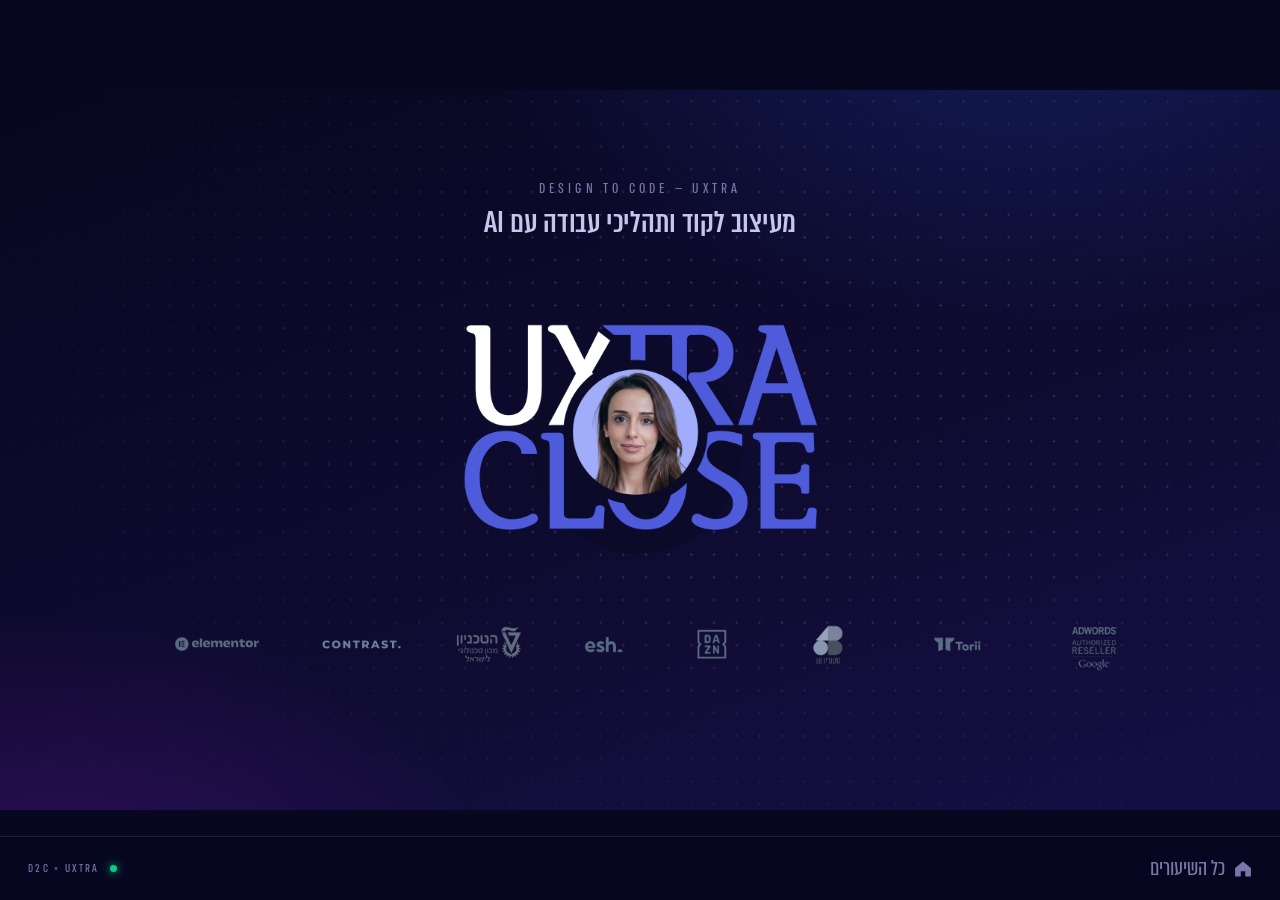
<file: index.html>
<!DOCTYPE html>
<html lang="he" dir="rtl">
<head>
  <meta charset="UTF-8" />
  <meta name="viewport" content="width=device-width, initial-scale=1.0" />
  <title>מעיצוב לקוד — D2C × UXTRA</title>
  <link rel="preconnect" href="https://fonts.googleapis.com" />
  <link rel="preconnect" href="https://fonts.gstatic.com" crossorigin />
  <link href="https://fonts.googleapis.com/css2?family=IBM+Plex+Mono:wght@400;500;600&family=Instrument+Serif:ital@0;1&display=swap" rel="stylesheet" />
  <style>
    /* ── Almoni Tzar (Hebrew condensed display + body) ── */
    @font-face { font-family:'Almoni Tzar'; src:url('fonts/almoni-tzar-light-aaa.otf') format('opentype'); font-weight:300; font-style:normal; }
    @font-face { font-family:'Almoni Tzar'; src:url('fonts/almoni-tzar-regular-aaa.otf') format('opentype'); font-weight:400; font-style:normal; }
    @font-face { font-family:'Almoni Tzar'; src:url('fonts/almoni-tzar-medium-aaa.otf') format('opentype'); font-weight:500; font-style:normal; }
    @font-face { font-family:'Almoni Tzar'; src:url('fonts/almoni-tzar-demibold-aaa.otf') format('opentype'); font-weight:600; font-style:normal; }
    @font-face { font-family:'Almoni Tzar'; src:url('fonts/almoni-tzar-bold-aaa.otf') format('opentype'); font-weight:700; font-style:normal; }
    @font-face { font-family:'Almoni Tzar'; src:url('fonts/almoni-tzar-ultrabold-aaa.otf') format('opentype'); font-weight:900; font-style:normal; }

    /* ── Design tokens (torq-deck-2 visual language) ── */
    :root{
      --bg-0:#080720; --bg-1:#0e0b30; --bg-2:#160f45;
      --blue:#2f5cff; --blue-bright:#4d7bff; --cyan:#8ff5ff;
      --magenta:#ff27a8; --violet:#a618e9; --green:#00d084;
      --ink:#ffffff; --ink-soft:#c8c4ec; --ink-mute:#7b76a8;
      --line:rgba(255,255,255,.10); --dot:rgba(255,255,255,.16);
    }

    *, *::before, *::after { margin:0; padding:0; box-sizing:border-box; }

    html, body {
      background:var(--bg-0);
      color:var(--ink);
      font-family:'Almoni Tzar', sans-serif;
      overflow:hidden; height:100vh; width:100vw;
      -webkit-font-smoothing:antialiased;
    }

    /* ── Slide system (shared 1920×1080 fixed canvas, scaled to fit) ── */
    .slides-container { position:relative; width:100%; height:100%; }
    .slide { position:absolute; inset:0; opacity:0; pointer-events:none; transition:opacity .5s ease; overflow:hidden; }
    .slide.active { opacity:1; pointer-events:auto; }
    .slide-inner {
      position:absolute; width:1920px; height:1080px;
      top:50%; left:50%; transform-origin:center center;
      background:
        radial-gradient(1400px 820px at 80% -12%, rgba(47,92,255,.22), transparent 60%),
        radial-gradient(1100px 720px at 4% 112%, rgba(166,24,233,.20), transparent 60%),
        linear-gradient(160deg, var(--bg-0), var(--bg-1) 55%, var(--bg-2));
    }

    /* dot-grid texture with rounded radial fade */
    .slide-inner::before{
      content:""; position:absolute; inset:0; pointer-events:none;
      background-image:radial-gradient(circle, var(--dot) 1.6px, transparent 1.7px);
      background-size:34px 34px;
      -webkit-mask-image:radial-gradient(76% 80% at 64% 42%, #000 26%, rgba(0,0,0,.5) 58%, transparent 92%);
              mask-image:radial-gradient(76% 80% at 64% 42%, #000 26%, rgba(0,0,0,.5) 58%, transparent 92%);
      opacity:.9;
    }

    /* ═══════ COVER — UXTRA CLOSE wordmark ═══════ */
    /* aspect-locked stage (image AR 1464×814) centered on the canvas;
       the transparent PNG lets the torq gradient + dot-grid show through. */
    .cover-stage{
      position:absolute; top:50%; left:50%; transform:translate(-50%,-50%);
      width:min(1640px, calc((100% - 0px))); aspect-ratio:1464/814;
      z-index:2;
    }
    .cover-art{ width:100%; height:100%; object-fit:contain; display:block; }
    .cover-label{
      position:absolute; top:12%; left:50%; transform:translateX(-50%); z-index:4;
      font-family:'Almoni Tzar', sans-serif; font-size:24px;
      letter-spacing:.24em; text-transform:uppercase; color:var(--ink-mute);
      white-space:nowrap; direction:ltr;
    }
    .cover-sub{
      position:absolute; top:16%; left:50%; transform:translateX(-50%); z-index:4;
      font-family:'Almoni Tzar', sans-serif; font-weight:500; font-size:52px;
      color:var(--ink-soft); white-space:nowrap; text-align:center; line-height:1;
    }

    /* ═══════ HERO (legacy) ═══════ */
    .hero {
      position:absolute; inset:0; z-index:2;
      display:flex; flex-direction:column; justify-content:center;
      padding:0 150px;
    }

    .eyebrow{
      font-family:'Almoni Tzar', sans-serif; font-weight:500;
      font-size:24px; letter-spacing:.28em; text-transform:uppercase;
      color:var(--cyan); display:flex; align-items:center; gap:16px;
      margin-bottom:44px; direction:ltr;
    }
    .eyebrow .bar{ width:54px; height:3px; background:var(--cyan); box-shadow:0 0 16px var(--cyan); }

    .hero-title{
      font-family:'Almoni Tzar', sans-serif; font-weight:900;
      font-size:360px; line-height:.86; letter-spacing:0;
      color:var(--ink);
    }
    .hero-title .accent{
      color:var(--cyan);
      text-shadow:0 0 60px rgba(143,245,255,.45);
    }

    .hero-sub{
      font-family:'Almoni Tzar', sans-serif; font-weight:500;
      font-size:55.2px; line-height:1.32; color:var(--ink-soft);
      max-width:1000px; margin-top:52px;
    }

    /* presenter profiles */
    .profiles{ display:flex; gap:28px; margin-top:88px; }
    .profile{
      display:flex; align-items:center; gap:20px;
      background:rgba(255,255,255,.045);
      border:1px solid var(--line);
      border-radius:22px; padding:16px 30px 16px 16px;
      backdrop-filter:blur(8px);
    }
    .profile__avatar{
      width:86px; height:86px; border-radius:50%; overflow:hidden;
      flex-shrink:0; position:relative;
      box-shadow:0 0 0 2px rgba(143,245,255,.25);
    }
    .profile__avatar img{ position:absolute; display:block; }
    .profile__avatar--daniel img{ width:136.61%; height:136.61%; left:-19.63%; top:-14.76%; }
    .profile__avatar--hani img{ width:112%; height:112%; left:-6%; top:-6%; object-fit:cover; }
    .profile__name{ font-weight:700; font-size:48px; line-height:1.05; color:var(--ink); }
    .profile__role{ font-family:'Almoni Tzar', sans-serif; font-size:15px; letter-spacing:.12em; color:var(--ink-mute); text-transform:uppercase; margin-top:4px; direction:ltr; text-align:right; }

    /* ═══════ Footer chrome / nav ═══════ */
    .nav-bar{
      position:fixed; bottom:0; left:0; right:0; height:64px;
      display:flex; align-items:center; justify-content:center;
      z-index:1000; background:rgba(8,7,32,.72);
      backdrop-filter:blur(12px); border-top:1px solid var(--line);
      font-family:'Almoni Tzar', sans-serif; font-size:13px;
      letter-spacing:.18em; text-transform:uppercase; color:var(--ink-mute);
    }
    .nav-bar .live{ position:absolute; left:28px; display:flex; align-items:center; gap:10px; }
    .nav-bar .dot{ width:7px; height:7px; border-radius:50%; background:var(--green); box-shadow:0 0 10px var(--green); animation:pulse 1.8s infinite; }
    @keyframes pulse{ 0%,100%{opacity:1} 50%{opacity:.3} }
    .nav-home{
      position:absolute; right:28px; display:flex; align-items:center; gap:9px;
      text-decoration:none; color:var(--ink-mute);
      font-family:'Almoni Tzar', sans-serif; font-size:24px; letter-spacing:0;
      text-transform:none; transition:color .2s;
    }
    .nav-home:hover{ color:var(--cyan); }
    .nav-home svg{ width:18px; height:18px; fill:currentColor; }
  </style>
</head>
<body>

<div class="slides-container">
  <div class="slide active" data-slide="0">
    <div class="slide-inner" id="s1-inner">
      <!-- mono eyebrow label -->
      <div class="cover-label">Design&nbsp;to&nbsp;Code — UXTRA</div>
      <div class="cover-sub">מעיצוב לקוד ותהליכי עבודה עם AI</div>
      <!-- UXTRA CLOSE wordmark (aspect-locked so it fills the canvas) -->
      <div class="cover-stage">
        <img class="cover-art" src="assets/uxtra-close.png" alt="UXTRA CLOSE" />
      </div>
    </div>
  </div>
</div>

<!-- Footer chrome -->
<nav class="nav-bar">
  <span class="live"><span class="dot"></span>D2C × UXTRA</span>
  <a href="class-2.html" class="nav-home">
    <svg viewBox="0 0 16 16"><path d="M8 1.4L1 7v7.6h5V10h4v4.6h5V7L8 1.4z"/></svg>
    כל השיעורים
  </a>
</nav>

<script>
  // ── Responsive scaling — design canvas is 1920×1080 ──
  function scaleSlides() {
    const vw = window.innerWidth;
    const vh = window.innerHeight - 64; // minus nav height
    const scale = Math.min(vw / 1920, vh / 1080);
    document.querySelectorAll('.slide-inner').forEach(inner => {
      inner.style.transform = `translate(-50%, -50%) scale(${scale})`;
    });
  }
  scaleSlides();
  window.addEventListener('resize', scaleSlides);
</script>

</body>
</html>
</file>
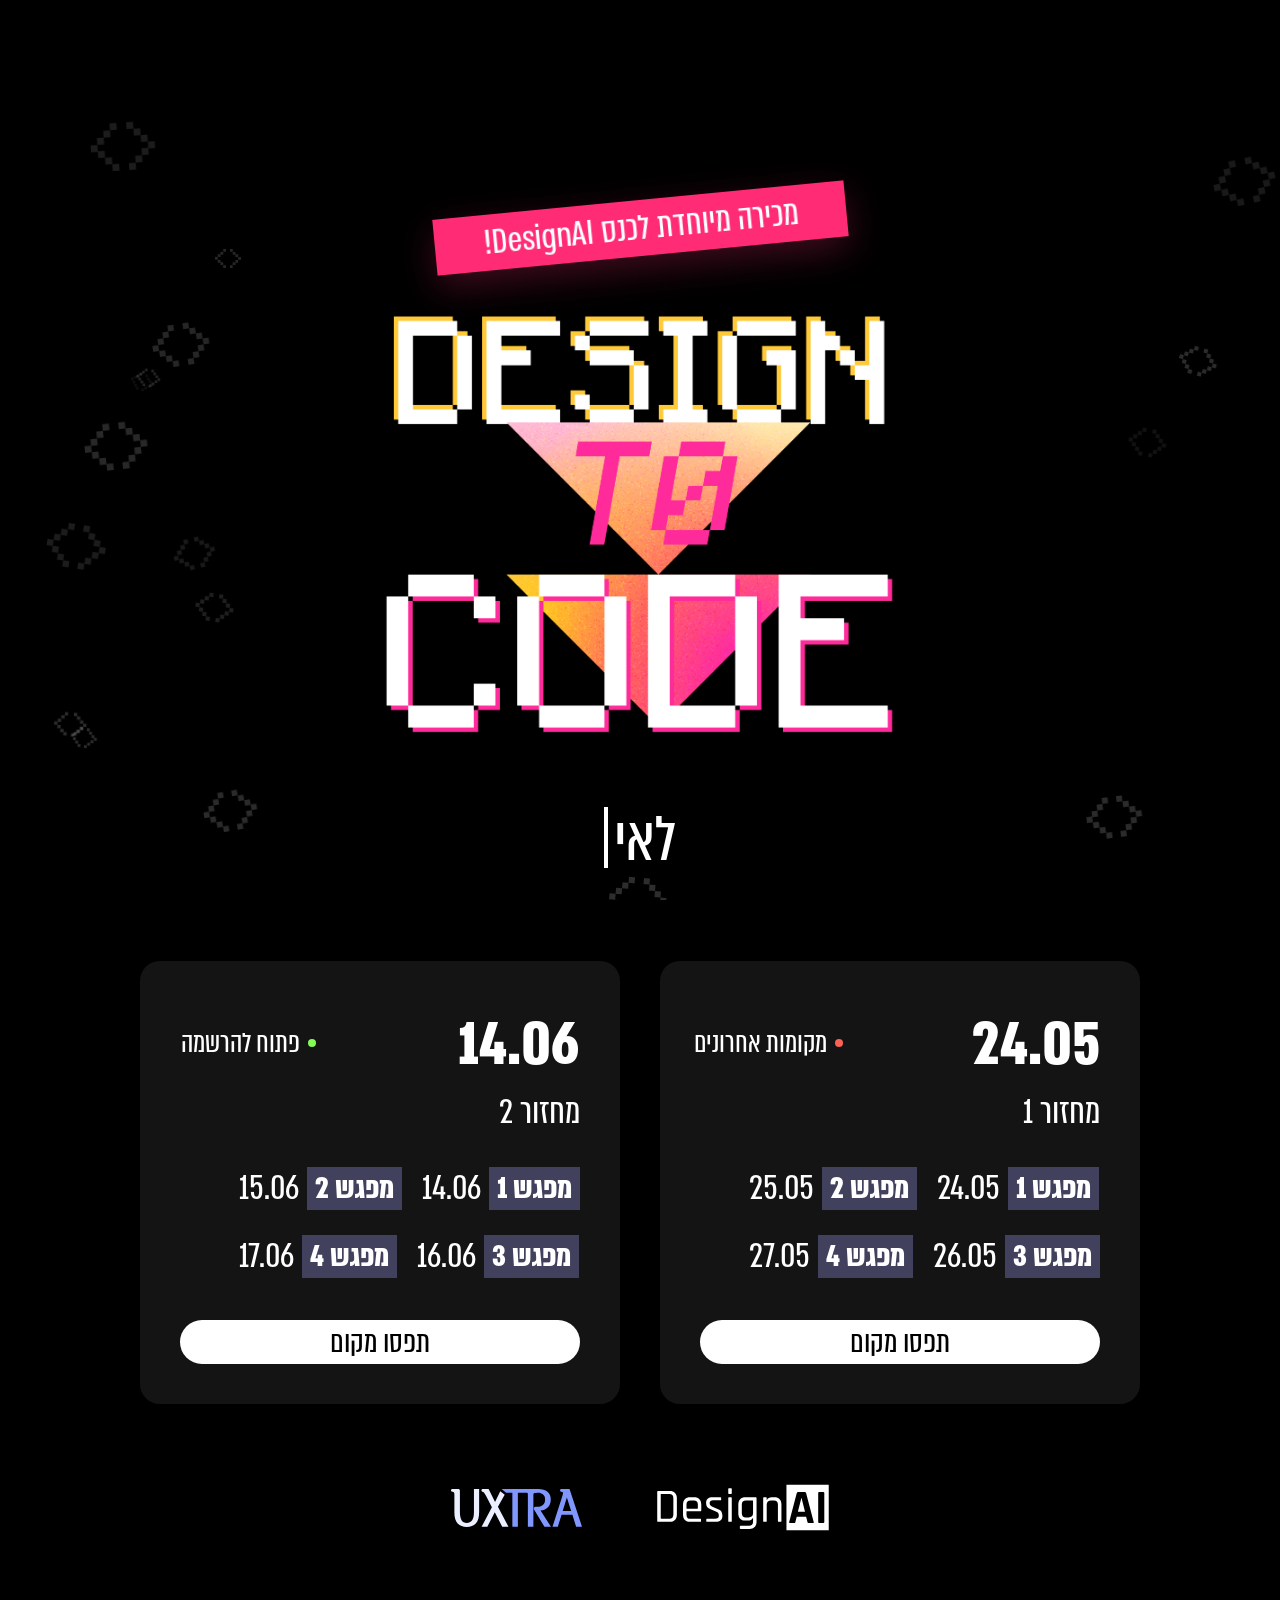
<file: landing-page/index.html>
<!DOCTYPE html>
<html lang="he" dir="rtl">
<head>
  <meta charset="UTF-8" />
  <meta name="viewport" content="width=device-width, initial-scale=1.0" />
  <title>Design to Code — סדנה</title>
  <style>
    /* ── Fonts ── */
    @font-face {
      font-family: 'Minecraft';
      src: url('fonts/1_MinecraftRegular1.otf') format('opentype');
      font-weight: 400;
      font-style: normal;
    }
    @font-face {
      font-family: 'Minecraft';
      src: url('fonts/1_MinecraftRegular1.otf') format('opentype');
      font-weight: 400;
      font-style: italic;
    }
    @font-face {
      font-family: 'Almoni Tzar';
      src: url('fonts/almoni-tzar-regular-aaa.otf') format('opentype');
      font-weight: 400;
      font-style: normal;
    }
    @font-face {
      font-family: 'Almoni Tzar';
      src: url('fonts/almoni-tzar-medium-aaa.otf') format('opentype');
      font-weight: 500;
      font-style: normal;
    }
    @font-face {
      font-family: 'Almoni Tzar';
      src: url('fonts/almoni-tzar-bold-aaa.otf') format('opentype');
      font-weight: 700;
      font-style: normal;
    }

    /* ── Reset ── */
    *, *::before, *::after { margin: 0; padding: 0; box-sizing: border-box; }

    html, body {
      background: #000;
      color: #fff;
      font-family: 'Almoni Tzar', sans-serif;
      min-height: 100vh;
      width: 100%;
      direction: rtl;
      overflow-x: hidden;
    }

    .lp-deco-layer {
      position: absolute;
      inset: 0;
      pointer-events: none;
      z-index: 0;
      overflow: hidden;
    }

    .lp-frame { position: relative; z-index: 1; }

    /* ───────────────────────────────
       DECORATIVE < > SCATTER
    ─────────────────────────────── */
    .lp-deco {
      position: absolute;
      pointer-events: none;
      user-select: none;
      font-family: 'Minecraft', monospace;
      color: #fff;
      line-height: 1;
      letter-spacing: 0.05em;
      will-change: transform, opacity;
      animation: lp-deco-float 8s ease-in-out infinite;
    }

    @keyframes lp-deco-float {
      0%, 100% { transform: translate(0, 0) rotate(var(--deco-rot, 0deg)); }
      50%      { transform: translate(0, -10px) rotate(var(--deco-rot, 0deg)); }
    }

    @media (prefers-reduced-motion: reduce) {
      .lp-deco { animation: none; }
    }

    /* ───────────────────────────────
       STAGGERED FADE-IN
    ─────────────────────────────── */
    .lp-fade {
      opacity: 0;
      transform: translateY(16px);
      animation: lp-fade-in 0.9s cubic-bezier(0.22, 1, 0.36, 1) forwards;
    }

    @keyframes lp-fade-in {
      to { opacity: 1; transform: translateY(0); }
    }

    /* The badge has its own loop animation, so fade it in via opacity only */
    .lp-badge.lp-fade {
      opacity: 0;
      transform: rotate(-5.5deg);
      animation:
        lp-fade-in-badge 0.9s cubic-bezier(0.22, 1, 0.36, 1) forwards,
        lp-badge-wiggle 3.6s ease-in-out 1.4s infinite;
    }

    @keyframes lp-fade-in-badge {
      from { opacity: 0; transform: rotate(-5.5deg) translateY(-12px); }
      to   { opacity: 1; transform: rotate(-5.5deg) translateY(0); }
    }

    @media (prefers-reduced-motion: reduce) {
      .lp-fade,
      .lp-badge.lp-fade { animation: none; opacity: 1; transform: none; }
      .lp-badge.lp-fade { transform: rotate(-5.5deg); }
    }

    /* ── Frame: scaled like Figma 1440 wide ── */
    .lp-frame {
      max-width: 1440px;
      margin: 0 auto;
      padding: 200px 40px;
      display: flex;
      flex-direction: column;
      align-items: center;
      gap: 80px;
    }

    /* ───────────────────────────────
       HERO BLOCK
    ─────────────────────────────── */
    .lp-hero {
      display: flex;
      flex-direction: column;
      align-items: center;
      gap: 24px;
      position: relative;
    }

    /* Sale badge — tilted pink ribbon */
    .lp-badge {
      width: 413px;
      max-width: 90%;
      background: #ff2b75;
      padding: 8px 0;
      display: flex;
      align-items: center;
      justify-content: center;
      margin-bottom: -8px;
      z-index: 4;
      animation: lp-badge-wiggle 3.6s ease-in-out infinite;
      box-shadow: 0 12px 36px rgba(255, 43, 117, 0.25);
    }

    @keyframes lp-badge-wiggle {
      0%   { transform: rotate(-5.5deg) scale(1); }
      45%  { transform: rotate(-4deg) scale(1.04); }
      55%  { transform: rotate(-4deg) scale(1.04); }
      100% { transform: rotate(-5.5deg) scale(1); }
    }

    @media (prefers-reduced-motion: reduce) {
      .lp-badge { animation: none; transform: rotate(-5.5deg); }
    }

    .lp-badge-text {
      font-family: 'Almoni Tzar', sans-serif;
      font-weight: 400;
      font-size: 40px;
      line-height: 1;
      color: #ffffff;
      text-align: center;
      white-space: nowrap;
    }

    .lp-logo {
      display: block;
      width: 567px;
      max-width: 90%;
      height: auto;
    }

    /* "DESIGN" — yellow */
    .lp-design {
      position: absolute;
      left: 9.81px;
      top: 98.64px;
      transform: translateY(-50%);
      font-family: 'Minecraft', monospace;
      font-size: 163.904px;
      font-weight: 400;
      line-height: 1;
      text-transform: uppercase;
      color: #ffc937;
      white-space: nowrap;
    }

    /* Triangle ("Cool Shape" rotated 180°) */
    .lp-triangle {
      position: absolute;
      left: 134.85px;
      top: 166.85px;
      width: 338.342px;
      height: 338.342px;
      transform: rotate(180deg);
    }

    .lp-triangle-mask {
      position: absolute;
      inset: 0;
      -webkit-mask-image: url('assets/triangle-mask-lp.svg');
      mask-image: url('assets/triangle-mask-lp.svg');
      -webkit-mask-repeat: no-repeat;
      mask-repeat: no-repeat;
      -webkit-mask-position: 0 0;
      mask-position: 0 0;
      -webkit-mask-size: 200px 200px;
      mask-size: 200px 200px;
      overflow: hidden;
    }

    .lp-triangle-gradient {
      position: absolute;
      inset: 0;
      background-image: url('assets/triangle-gradient-lp.svg');
      background-size: 100% 100%;
      background-repeat: no-repeat;
    }

    .lp-triangle-noise-1 {
      position: absolute;
      inset: 0 0.58px 0.58px 0;
      background-image: url('assets/noise1.png');
      background-size: 307.2px 307.2px;
      background-position: top left;
      mix-blend-mode: overlay;
      opacity: 0.6 * 0.8;
      opacity: 0.48;
      pointer-events: none;
    }

    .lp-triangle-noise-2 {
      position: absolute;
      inset: 0 0.58px 0.58px 0;
      background-image: url('assets/noise2.png');
      background-size: 409.6px 409.6px;
      background-position: top left;
      mix-blend-mode: overlay;
      opacity: 0.56;
      pointer-events: none;
    }

    /* "CODE" — pink */
    .lp-code {
      position: absolute;
      left: 6.54px;
      top: 267.99px;
      font-family: 'Minecraft', monospace;
      font-size: 242.617px;
      font-weight: 400;
      line-height: 1;
      text-transform: uppercase;
      color: #ff2b9b;
      white-space: nowrap;
    }

    /* "T0" italic */
    .lp-to {
      position: absolute;
      left: 293.01px;
      top: 237.57px;
      transform: translate(-50%, -50%);
      font-family: 'Minecraft', monospace;
      font-style: italic;
      font-size: 163.904px;
      font-weight: 400;
      line-height: 1;
      text-transform: uppercase;
      color: #ff2b9b;
      text-align: center;
      white-space: nowrap;
    }

    /* Subtitle */
    .lp-subtitle {
      width: 100%;
      max-width: 100%;
      font-family: 'Almoni Tzar', sans-serif;
      font-size: 72px;
      font-weight: 400;
      line-height: 1.15;
      color: #ffffff;
      text-align: center;
      min-height: 1.15em;
    }

    .lp-caret {
      display: inline-block;
      width: 0.06em;
      background: #ffffff;
      margin-inline-start: 0.08em;
      vertical-align: -0.12em;
      height: 0.85em;
      animation: lp-caret-blink 0.85s step-end infinite;
    }

    @keyframes lp-caret-blink {
      0%, 50%   { opacity: 1; }
      50.01%, 100% { opacity: 0; }
    }

    @media (prefers-reduced-motion: reduce) {
      .lp-caret { animation: none; opacity: 1; }
    }

    /* ───────────────────────────────
       CARDS
    ─────────────────────────────── */
    .lp-cards {
      display: flex;
      gap: 40px;
      width: 100%;
      padding: 0 100px;
      align-items: stretch;
      direction: ltr; /* Figma source order: open-registration on left */
    }

    .lp-card {
      flex: 1 0 0;
      min-width: 0;
      background: #141414;
      border-radius: 20px;
      padding: 40px;
      display: flex;
      flex-direction: column;
      gap: 40px;
      align-items: flex-end;
    }

    .lp-card-header {
      display: flex;
      gap: 40px;
      width: 100%;
      align-items: flex-start;
      justify-content: flex-end;
    }

    .lp-status {
      width: 136px;
      padding-top: 18px;
      display: flex;
      flex-direction: column;
      align-items: flex-start;
    }

    .lp-status-inner {
      width: 100%;
      padding: 8px;
      display: flex;
      gap: 8px;
      align-items: center;
      justify-content: center;
    }

    .lp-status-text {
      font-family: 'Almoni Tzar', sans-serif;
      font-size: 32px;
      font-weight: 400;
      line-height: 1;
      color: #ffffff;
      text-align: right;
      text-transform: uppercase;
      white-space: nowrap;
    }

    .lp-status-dot {
      width: 8px;
      height: 8px;
      flex-shrink: 0;
      animation: lp-pulse 1.4s ease-in-out infinite;
    }

    @keyframes lp-pulse {
      0%, 100% { opacity: 1; transform: scale(1); }
      50%      { opacity: 0.35; transform: scale(0.7); }
    }

    .lp-status-dot img {
      width: 100%;
      height: 100%;
      display: block;
    }

    .lp-card-date {
      flex: 1 0 0;
      min-width: 0;
      display: flex;
      flex-direction: column;
      gap: 12px;
      align-items: flex-end;
      color: #ffffff;
      text-align: right;
    }

    .lp-card-date-big {
      font-family: 'Almoni Tzar', sans-serif;
      font-weight: 700;
      font-size: 70px;
      line-height: 87px;
      text-transform: uppercase;
      white-space: nowrap;
    }

    .lp-card-date-meet {
      font-family: 'Almoni Tzar', sans-serif;
      font-weight: 400;
      font-size: 40px;
      line-height: 24px;
      white-space: nowrap;
    }

    .lp-meets {
      display: flex;
      flex-direction: column;
      gap: 20px;
      align-items: flex-start;
      justify-content: center;
    }

    .lp-meets-row {
      display: flex;
      gap: 20px;
      align-items: center;
    }

    .lp-meet {
      display: flex;
      gap: 8px;
      align-items: center;
    }

    .lp-meet-date {
      font-family: 'Almoni Tzar', sans-serif;
      font-weight: 400;
      font-size: 40px;
      line-height: 1.2;
      color: #ffffff;
      text-align: right;
      white-space: nowrap;
    }

    .lp-meet-badge {
      background: #41405d;
      padding: 4px 8px;
      display: flex;
      align-items: center;
      justify-content: flex-end;
    }

    .lp-meet-badge-text {
      font-family: 'Almoni Tzar', sans-serif;
      font-weight: 700;
      font-size: 35px;
      line-height: 1;
      color: #ffffff;
      text-align: center;
      text-transform: uppercase;
      white-space: nowrap;
    }

    .lp-cta {
      width: 100%;
      height: 44px;
      background: #ffffff;
      border-radius: 1000px;
      padding: 10px 40px;
      display: flex;
      align-items: center;
      justify-content: center;
      border: none;
      cursor: pointer;
      font-family: 'Almoni Tzar', sans-serif;
      font-weight: 400;
      font-size: 35px;
      line-height: 1;
      color: #000000;
      text-align: center;
      text-decoration: none;
      transform-origin: center;
      transition: transform 0.25s ease, box-shadow 0.25s ease;
    }

    .lp-cta:hover {
      transform: scale(1.06);
      box-shadow: 0 12px 32px rgba(255,255,255,0.18);
    }

    .lp-cta:active {
      transform: scale(1.02);
    }

    /* ───────────────────────────────
       FOOTER LOGOS
    ─────────────────────────────── */
    .lp-footer {
      display: flex;
      flex-direction: column;
      align-items: center;
    }

    .lp-logos {
      display: flex;
      gap: 66.624px;
      align-items: center;
      width: 377.118px;
      direction: ltr; /* UXTRA on left, DesignAI on right */
    }

    .lp-logo-uxtra {
      width: 131.001px;
      height: 37.61px;
    }

    .lp-logo-uxtra img,
    .lp-logo-designai img {
      width: 100%;
      height: 100%;
      display: block;
    }

    .lp-logo-designai {
      width: 179.493px;
      height: 47.029px;
    }

    /* ───────────────────────────────
       RESPONSIVE
    ─────────────────────────────── */
    @media (max-width: 1100px) {
      .lp-cards { padding: 0 40px; }
    }

    @media (max-width: 900px) {
      .lp-frame {
        padding: 80px 20px;
        gap: 60px;
      }
      .lp-cards {
        flex-direction: column;
        padding: 0;
        gap: 20px;
      }
      /* Mobile: מחזור 1 (last spots) on top, מחזור 2 (open) below */
      .lp-cards .lp-card:nth-child(1) { order: 2; }
      .lp-cards .lp-card:nth-child(2) { order: 1; }
      .lp-card { padding: 32px; }
      .lp-subtitle { font-size: 28px; width: 100%; }
      .lp-logo { width: 100%; max-width: 480px; }
      .lp-badge { width: 100%; max-width: 380px; }
      .lp-badge-text { font-size: 32px; }
    }

    @media (max-width: 600px) {
      .lp-frame {
        padding: 56px 16px;
        gap: 40px;
      }
      .lp-hero { gap: 16px; width: 100%; }

      .lp-badge {
        width: 100%;
        max-width: 320px;
        padding: 6px 12px;
      }
      .lp-badge-text { font-size: 22px; }

      .lp-logo { width: 100%; max-width: 360px; }

      .lp-subtitle { font-size: 40px; line-height: 1.15; }

      .lp-card { padding: 20px; gap: 24px; }

      .lp-card-header { gap: 16px; }

      .lp-status { width: auto; padding-top: 8px; }
      .lp-status-inner { padding: 4px 0; gap: 6px; }
      .lp-status-text { font-size: 18px; }
      .lp-status-dot { width: 7px; height: 7px; }

      .lp-card-date { gap: 4px; }
      .lp-card-date-big { font-size: 48px; line-height: 1; }
      .lp-card-date-meet { font-size: 22px; line-height: 1.2; }

      .lp-meets { gap: 12px; align-items: stretch; width: 100%; }
      .lp-meets-row { gap: 12px; justify-content: flex-end; }
      .lp-meet { gap: 6px; }
      .lp-meet-date { font-size: 22px; }
      .lp-meet-badge { padding: 3px 6px; }
      .lp-meet-badge-text { font-size: 18px; }

      .lp-cta { font-size: 22px; height: 40px; padding: 8px 24px; }

      .lp-logos {
        width: auto;
        max-width: 100%;
        gap: 28px;
        justify-content: center;
        align-items: center;
      }
      .lp-logo-uxtra { width: 92px; height: 26px; }
      .lp-logo-designai { width: 126px; height: 33px; }
    }

    @media (max-width: 380px) {
      .lp-card-date-big { font-size: 40px; }
      .lp-meet-date { font-size: 18px; }
      .lp-meet-badge-text { font-size: 15px; }
      .lp-status-text { font-size: 15px; }
      .lp-card-date-meet { font-size: 18px; }
    }
  </style>
</head>
<body>

  <div class="lp-deco-layer" aria-hidden="true"></div>

  <main class="lp-frame">

    <!-- ═══════ HERO ═══════ -->
    <section class="lp-hero">
      <div class="lp-badge lp-fade" style="animation-delay: 0.05s, 1.45s;">
        <span class="lp-badge-text">מכירה מיוחדת לכנס DesignAI!</span>
      </div>

      <img class="lp-logo lp-fade" src="assets/logo-d2c.png" alt="Design to Code" style="animation-delay: 0.25s;" />

      <p class="lp-subtitle lp-fade" style="animation-delay: 0.55s;" data-typewriter="לאיזה מחזור לרשום אותך?">
        <span class="lp-typewriter-text"></span><span class="lp-caret" aria-hidden="true"></span>
      </p>
    </section>

    <!-- ═══════ CARDS ═══════ -->
    <section class="lp-cards">

      <!-- Card 1 — open registration (batch 2) -->
      <article class="lp-card lp-fade" style="animation-delay: 0.85s;">
        <header class="lp-card-header">
          <div class="lp-status">
            <div class="lp-status-inner">
              <span class="lp-status-text">פתוח להרשמה</span>
              <span class="lp-status-dot">
                <img src="assets/ellipse-green.svg" alt="" />
              </span>
            </div>
          </div>
          <div class="lp-card-date">
            <span class="lp-card-date-big">14.06</span>
            <span class="lp-card-date-meet">מחזור 2</span>
          </div>
        </header>

        <div class="lp-meets" data-cohort="2">
          <div class="lp-meets-row">
            <div class="lp-meet">
              <span class="lp-meet-date">15.06</span>
              <span class="lp-meet-badge"><span class="lp-meet-badge-text">מפגש 2</span></span>
            </div>
            <div class="lp-meet">
              <span class="lp-meet-date">14.06</span>
              <span class="lp-meet-badge"><span class="lp-meet-badge-text">מפגש 1</span></span>
            </div>
          </div>
          <div class="lp-meets-row">
            <div class="lp-meet">
              <span class="lp-meet-date">17.06</span>
              <span class="lp-meet-badge"><span class="lp-meet-badge-text">מפגש 4</span></span>
            </div>
            <div class="lp-meet">
              <span class="lp-meet-date">16.06</span>
              <span class="lp-meet-badge"><span class="lp-meet-badge-text">מפגש 3</span></span>
            </div>
          </div>
        </div>

        <a class="lp-cta" href="https://pay.grow.link/OTk1NDI~fea168614ce02c9c6b5e675533438410-MzM4NTIwNw" target="_blank" rel="noopener">תפסו מקום</a>
      </article>

      <!-- Card 2 — last spots (batch 1) -->
      <article class="lp-card lp-fade" style="animation-delay: 1.0s;">
        <header class="lp-card-header">
          <div class="lp-status">
            <div class="lp-status-inner">
              <span class="lp-status-text">מקומות אחרונים</span>
              <span class="lp-status-dot">
                <img src="assets/ellipse-red.svg" alt="" />
              </span>
            </div>
          </div>
          <div class="lp-card-date">
            <span class="lp-card-date-big">24.05</span>
            <span class="lp-card-date-meet">מחזור 1</span>
          </div>
        </header>

        <div class="lp-meets">
          <div class="lp-meets-row">
            <div class="lp-meet">
              <span class="lp-meet-date">25.05</span>
              <span class="lp-meet-badge"><span class="lp-meet-badge-text">מפגש 2</span></span>
            </div>
            <div class="lp-meet">
              <span class="lp-meet-date">24.05</span>
              <span class="lp-meet-badge"><span class="lp-meet-badge-text">מפגש 1</span></span>
            </div>
          </div>
          <div class="lp-meets-row">
            <div class="lp-meet">
              <span class="lp-meet-date">27.05</span>
              <span class="lp-meet-badge"><span class="lp-meet-badge-text">מפגש 4</span></span>
            </div>
            <div class="lp-meet">
              <span class="lp-meet-date">26.05</span>
              <span class="lp-meet-badge"><span class="lp-meet-badge-text">מפגש 3</span></span>
            </div>
          </div>
        </div>

        <a class="lp-cta" href="https://pay.grow.link/OTk1NDI~feb3a4145549afa5d1c91c925de46757-MzM4NTExNQ" target="_blank" rel="noopener">תפסו מקום</a>
      </article>

    </section>

    <!-- ═══════ FOOTER ═══════ -->
    <footer class="lp-footer lp-fade" style="animation-delay: 1.2s;">
      <div class="lp-logos">
        <div class="lp-logo-uxtra">
          <img src="assets/uxtra-logo.svg" alt="UXTRA" />
        </div>
        <div class="lp-logo-designai">
          <img src="assets/design-ai-logo.svg" alt="DesignAI" />
        </div>
      </div>
    </footer>

  </main>

  <script>
    // ── Scatter "< >" decorations across the page background ──
    (function () {
      var layer = document.querySelector('.lp-deco-layer');
      if (!layer) return;

      var pageHeight = Math.max(document.body.scrollHeight, document.documentElement.scrollHeight);
      var pageWidth  = window.innerWidth;
      var isMobile   = pageWidth < 700;
      var count      = isMobile ? 12 : 22;

      // Use a deterministic-feeling but varied PRNG so layout looks "random" but consistent on reload
      function rand(min, max) { return min + Math.random() * (max - min); }

      // Avoid the central column where the hero/cards live
      var safeZoneTop    = 80;
      var safeZoneBottom = pageHeight - 80;

      for (var i = 0; i < count; i++) {
        var el = document.createElement('span');
        el.className = 'lp-deco';
        el.textContent = '<>';

        var size  = rand(20, isMobile ? 44 : 72);
        var rot   = rand(-18, 18);
        var top   = rand(safeZoneTop, safeZoneBottom);

        // Bias toward edges: prefer left/right thirds, smaller chance for center
        var bucket = Math.random();
        var leftPct;
        if (bucket < 0.45)      leftPct = rand(2, 18);   // left edge
        else if (bucket < 0.90) leftPct = rand(82, 96);  // right edge
        else                    leftPct = rand(40, 60);  // center (rare)

        var opacity = rand(0.06, 0.18);
        var delay   = rand(0, 6);

        el.style.fontSize    = size + 'px';
        el.style.top         = top + 'px';
        el.style.left        = leftPct + '%';
        el.style.opacity     = opacity.toFixed(2);
        el.style.setProperty('--deco-rot', rot.toFixed(1) + 'deg');
        el.style.transform   = 'rotate(' + rot.toFixed(1) + 'deg)';
        el.style.animationDelay = delay.toFixed(1) + 's';

        layer.appendChild(el);
      }
    })();

    (function () {
      var el = document.querySelector('[data-typewriter]');
      if (!el) return;
      var target = el.querySelector('.lp-typewriter-text');
      var full = el.dataset.typewriter;
      if (!target || !full) return;

      // Respect reduced motion: just print the text.
      if (matchMedia('(prefers-reduced-motion: reduce)').matches) {
        target.textContent = full;
        return;
      }

      // Match the lp-fade animation-delay (0.55s) + a small lead-in
      var startDelay = 900;
      var perChar = 70;       // ms between characters
      var jitter = 50;        // randomized to feel human
      var i = 0;

      function type() {
        if (i <= full.length) {
          target.textContent = full.slice(0, i);
          i++;
          setTimeout(type, perChar + Math.random() * jitter);
        }
      }
      setTimeout(type, startDelay);
    })();
  </script>

</body>
</html>
</file>
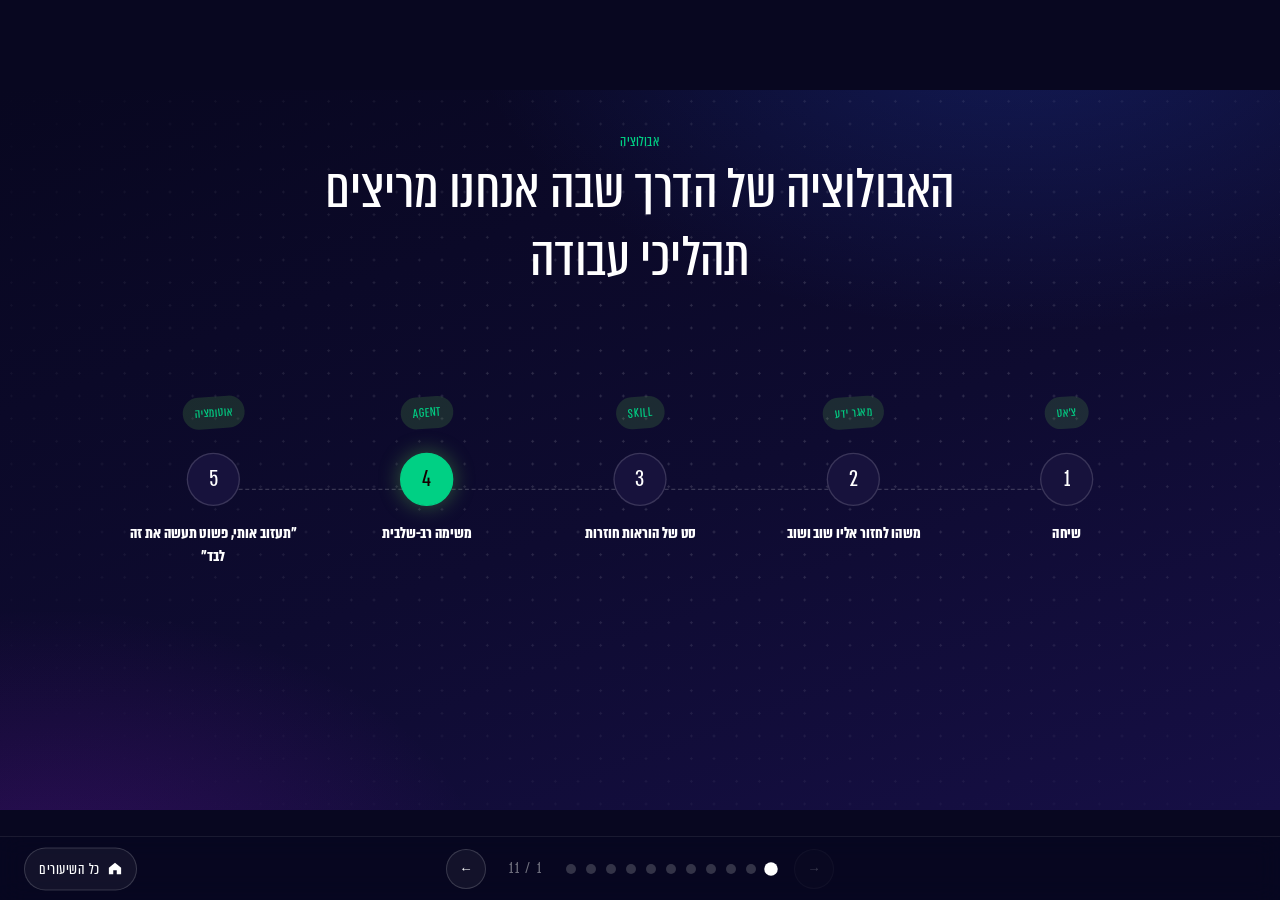
<file: class-4.html>
<!DOCTYPE html>
<html lang="he" dir="rtl">
<head>
  <meta charset="UTF-8" />
  <meta name="viewport" content="width=device-width, initial-scale=1.0" />
  <title>שיעור 04 — Agents</title>
  <link rel="preconnect" href="https://fonts.googleapis.com">
  <link rel="preconnect" href="https://fonts.gstatic.com" crossorigin>
  <link href="https://fonts.googleapis.com/css2?family=IBM+Plex+Mono:wght@400;500;600&family=Instrument+Serif:ital@0;1&display=swap" rel="stylesheet">
  <link rel="stylesheet" href="design-system.css?v=2" />
  <style>
    /* ── Reset ── */
    *, *::before, *::after { margin: 0; padding: 0; box-sizing: border-box; }

    html, body {
      background: var(--color-bg-primary);
      color: var(--color-text-primary);
      font-family: var(--font-body);
      overflow: hidden;
      height: 100vh;
      width: 100vw;
    }

    /* ── Slide system ── */
    .slides-container { position: relative; width: 100%; height: 100%; }

    .slide {
      position: absolute; inset: 0;
      opacity: 0; pointer-events: none;
      transition: opacity var(--transition-slide);
      overflow: hidden;
    }
    .slide.active { opacity: 1; pointer-events: auto; }

    .slide-inner {
      position: absolute; width: 1920px; height: 1080px;
      top: 50%; left: 50%; transform-origin: center center;
    }

    .grid-bg {
      position: absolute; top: -242px; left: 158px;
      width: 1564px; height: 1573px;
      pointer-events: none; opacity: var(--opacity-overlay);
    }
    .grid-bg img { width: 100%; height: 100%; display: block; }

    .slide-label {
      position: absolute; top: 60px; left: 50%;
      transform: translateX(-50%);
      font-family: var(--font-body);
      font-size: var(--text-body-xs);
      letter-spacing: var(--tracking-wide);
      text-transform: uppercase;
      color: var(--color-accent-green);
    }

    .slide-heading {
      position: absolute; top: 100px; left: 50%;
      transform: translateX(-50%); text-align: center;
      max-width: 1500px;
    }

    .slide-heading h2 {
      font-weight: 400;
      font-family: var(--font-display);
      font-size: var(--text-display-md);
      text-transform: uppercase;
      line-height: var(--leading-tight);
      letter-spacing: var(--tracking-tighter);
      text-align: center;
    }

    .slide-heading p {
      font-family: var(--font-body);
      font-size: var(--text-body-md);
      opacity: var(--opacity-overlay);
      margin-top: var(--space-sm);
      line-height: var(--leading-normal);
      text-align: center;
    }

    /* ═══════════════════════════════════════
       SLIDE — Evolution timeline
    ═══════════════════════════════════════ */
    .timeline {
      position: absolute;
      top: 460px;
      left: 50%;
      transform: translateX(-50%);
      width: 1600px;
      display: flex;
      justify-content: space-between;
      align-items: flex-start;
    }

    .timeline::before {
      content: "";
      position: absolute;
      top: 138px;
      left: 8%;
      right: 8%;
      height: 2px;
      border-top: 2px dashed rgba(255,255,255,0.18);
    }

    .timeline-step {
      position: relative;
      flex: 1;
      display: flex;
      flex-direction: column;
      align-items: center;
      text-align: center;
      padding: 0 12px;
    }

    .timeline-tag {
      font-family: var(--font-display);
      font-size: 21.6px;
      letter-spacing: var(--tracking-wide);
      text-transform: uppercase;
      background: rgba(123, 237, 82, 0.14);
      color: var(--color-accent-green);
      padding: 8px 18px;
      border-radius: var(--radius-pill);
      margin-bottom: 36px;
      transform: rotate(-4deg);
    }

    .timeline-dot {
      width: 80px;
      height: 80px;
      border-radius: 50%;
      background: var(--color-bg-card-dark);
      border: 2px solid rgba(255,255,255,0.15);
      display: flex;
      align-items: center;
      justify-content: center;
      font-family: var(--font-display);
      font-size: 38.4px;
      color: var(--color-text-primary);
      margin-bottom: 24px;
    }

    .timeline-step--active .timeline-dot {
      background: var(--color-accent-green);
      color: var(--color-text-on-white);
      border-color: var(--color-accent-green);
      box-shadow: 0 0 32px rgba(123,237,82,0.35);
    }

    .timeline-label {
      font-family: var(--font-body);
      font-size: 26.4px;
      font-weight: 700;
      color: var(--color-text-primary);
      line-height: 1.3;
      max-width: 260px;
    }

    /* ═══════════════════════════════════════
       SLIDE — Center stage statement
    ═══════════════════════════════════════ */
    .center-stage {
      position: absolute;
      inset: 0;
      display: flex;
      flex-direction: column;
      align-items: center;
      justify-content: center;
      text-align: center;
      gap: 32px;
      padding: 0 120px;
    }

    .center-stage h1 {
      font-weight: 400;
      font-family: var(--font-display);
      font-size: var(--text-display-lg);
      text-transform: uppercase;
      letter-spacing: var(--tracking-tightest);
      line-height: var(--leading-tight);
      color: var(--color-text-primary);
      max-width: 1500px;
      text-align: center;
    }

    .center-stage p {
      font-family: var(--font-body);
      font-size: var(--text-body-xl);
      color: var(--color-text-primary);
      opacity: var(--opacity-overlay);
      max-width: 1300px;
      line-height: 1.4;
      text-align: center;
    }

    .pill-row {
      display: flex;
      gap: 24px;
      flex-wrap: wrap;
      justify-content: center;
      margin-top: 16px;
    }

    .pill-tag {
      display: inline-block;
      font-family: var(--font-body);
      font-weight: 700;
      font-size: 31.2px;
      padding: 14px 30px;
      border-radius: var(--radius-pill);
      background: rgba(123, 237, 82, 0.14);
      color: var(--color-accent-green);
      transform: rotate(var(--rot, -4deg));
      box-shadow: 0 4px 14px rgba(0,0,0,0.4);
    }

    .pill-tag--yellow { background: rgba(255,201,55,0.16); color: var(--color-accent-yellow); }
    .pill-tag--pink   { background: rgba(255,43,155,0.18); color: var(--color-accent-pink); }

    /* ═══════════════════════════════════════
       SLIDE — Main task → Sub-agents (project example)
       Two-column layout: agents stack on the left,
       floating "on-demand" resources card on the right.
    ═══════════════════════════════════════ */
    .split-stage {
      position: absolute;
      top: 280px;
      left: 80px;
      right: 80px;
      bottom: 200px;
      display: grid;
      grid-template-columns: 1fr 460px;
      gap: 80px;
      align-items: start;
    }

    .split-agents {
      display: flex;
      flex-direction: column;
      align-items: center;
      gap: 36px;
    }

    .split-main {
      width: 620px;
      background: linear-gradient(135deg, #1c2914 0%, var(--color-bg-card-dark) 70%);
      border: 2px solid var(--color-accent-green);
      border-radius: var(--radius-lg);
      padding: 28px 36px;
      text-align: center;
      box-shadow: 0 0 60px rgba(123,237,82,0.2);
    }

    .split-main__tag {
      display: inline-block;
      font-family: var(--font-display);
      font-size: 16.8px;
      letter-spacing: var(--tracking-wide);
      text-transform: uppercase;
      background: var(--color-accent-green);
      color: var(--color-text-on-white);
      padding: 4px 14px;
      border-radius: var(--radius-pill);
      margin-bottom: 14px;
    }
    .split-main__title {
      font-family: var(--font-display);
      font-size: 40.8px;
      text-transform: uppercase;
      letter-spacing: var(--tracking-tighter);
      color: var(--color-text-primary);
      line-height: 1.1;
    }

    .split-arrows {
      position: relative;
      width: 720px;
      height: 60px;
      pointer-events: none;
    }
    .split-arrows svg { width: 100%; height: 100%; display: block; }

    .split-subs {
      width: 100%;
      display: grid;
      grid-template-columns: 1fr 1fr;
      gap: 28px;
      max-width: 920px;
    }

    .sub-card {
      background: var(--color-bg-card-dark);
      border: 1px solid rgba(255,255,255,0.08);
      border-radius: var(--radius-lg);
      padding: 24px 26px;
      text-align: right;
      display: flex;
      flex-direction: column;
      gap: 10px;
    }

    .sub-card__tag {
      font-family: var(--font-display);
      font-size: 14.4px;
      letter-spacing: var(--tracking-wide);
      text-transform: uppercase;
      color: var(--color-accent-green);
    }

    .sub-card__title {
      font-family: var(--font-body);
      font-size: 28.8px;
      font-weight: 700;
      color: var(--color-text-primary);
      line-height: 1.2;
    }

    .sub-card__desc {
      font-family: var(--font-body);
      font-size: 20.4px;
      color: var(--color-text-primary);
      opacity: 0.65;
      line-height: 1.4;
    }

    .sub-card__skills-label {
      font-family: var(--font-display);
      font-size: 13.2px;
      letter-spacing: var(--tracking-wide);
      text-transform: uppercase;
      color: var(--color-accent-green);
      margin-top: 6px;
    }

    .sub-card__chips {
      list-style: none;
      padding: 0;
      margin: 0;
      display: flex;
      flex-wrap: wrap;
      gap: 8px;
    }
    .sub-card__chips li {
      font-family: var(--font-body);
      font-size: 18px;
      padding: 4px 12px;
      border-radius: var(--radius-pill);
      background: rgba(255,255,255,0.06);
      color: var(--color-text-primary);
      opacity: 0.85;
    }
    .sub-card__chips--skill li {
      font-family: 'Almoni Tzar', sans-serif;
      background: #110d2e;
      color: var(--color-accent-green);
      opacity: 1;
      font-size: 14px;
      padding: 4px 10px;
      border-radius: 5px;
    }

    /* Floating on-demand resources card */
    .resources-floater {
      position: relative;
      background: linear-gradient(135deg, #2a2412 0%, var(--color-bg-card-dark) 70%);
      border: 1px solid rgba(255,201,55,0.4);
      border-radius: var(--radius-lg);
      padding: 28px 32px;
      display: flex;
      flex-direction: column;
      gap: 16px;
      margin-top: 80px;
      box-shadow: 0 12px 50px rgba(0,0,0,0.5), 0 0 60px rgba(255,201,55,0.08);
      animation: floatY 4s ease-in-out infinite;
    }

    @keyframes floatY {
      0%, 100% { transform: translateY(0); }
      50% { transform: translateY(-8px); }
    }

    .resources-floater__badge {
      position: absolute;
      top: -16px;
      left: 24px;
      background: var(--color-accent-yellow);
      color: var(--color-text-on-white);
      font-family: var(--font-display);
      font-size: 19.2px;
      letter-spacing: var(--tracking-wide);
      text-transform: uppercase;
      padding: 8px 18px;
      border-radius: var(--radius-pill);
      transform: rotate(-3deg);
      box-shadow: 0 6px 18px rgba(255,201,55,0.3);
    }

    .resources-floater__tag {
      font-family: var(--font-display);
      font-size: 14.4px;
      letter-spacing: var(--tracking-wide);
      text-transform: uppercase;
      color: var(--color-accent-yellow);
      margin-top: 10px;
    }

    .resources-floater__title {
      font-family: var(--font-body);
      font-size: 33.6px;
      font-weight: 700;
      color: var(--color-text-primary);
      line-height: 1.15;
    }

    .resources-floater__desc {
      font-family: var(--font-body);
      font-size: 20.4px;
      color: var(--color-text-primary);
      opacity: 0.7;
      line-height: 1.4;
    }
    .resources-floater__desc strong {
      color: var(--color-accent-yellow);
      opacity: 1;
      font-weight: 700;
    }

    .resources-floater__list {
      list-style: none;
      padding: 0;
      margin: 4px 0 0;
      display: flex;
      flex-wrap: wrap;
      gap: 8px;
    }
    .resources-floater__list li {
      font-family: var(--font-body);
      font-size: 19.2px;
      padding: 6px 14px;
      border-radius: var(--radius-pill);
      background: rgba(255,201,55,0.14);
      color: var(--color-accent-yellow);
    }

    /* Dashed connector from agents toward resources */
    .resources-connector {
      position: absolute;
      top: 280px;
      bottom: 200px;
      left: 0;
      right: 0;
      pointer-events: none;
      z-index: 0;
    }
    .resources-connector svg { width: 100%; height: 100%; }

    .split-caption {
      position: absolute;
      bottom: 90px;
      left: 50%;
      transform: translateX(-50%);
      width: 1300px;
      text-align: center;
      font-family: var(--font-body);
      font-size: var(--text-body-md);
      color: var(--color-text-primary);
      opacity: var(--opacity-overlay);
      line-height: 1.4;
    }
    .split-caption strong { color: var(--color-accent-green); opacity: 1; font-weight: 700; }

    /* ═══════════════════════════════════════
       SLIDE — Two sub-agents in detail
    ═══════════════════════════════════════ */
    .pair-stage {
      position: absolute;
      top: 320px;
      bottom: 240px;
      left: 50%;
      transform: translateX(-50%);
      width: 1700px;
      display: grid;
      grid-template-columns: 1fr 90px 1fr;
      align-items: stretch;
      gap: 0;
    }

    .agent-card {
      background: var(--color-bg-card-dark);
      border: 1px solid rgba(123, 237, 82, 0.25);
      border-radius: var(--radius-lg);
      padding: 28px 32px;
      display: flex;
      flex-direction: column;
      gap: 16px;
      overflow: hidden;
    }

    .agent-card__header { display: flex; align-items: center; gap: 14px; }

    .agent-card__avatar {
      width: 52px;
      height: 52px;
      border-radius: 12px;
      background: rgba(123, 237, 82, 0.18);
      display: flex;
      align-items: center;
      justify-content: center;
      font-family: var(--font-display);
      font-size: 24px;
      color: var(--color-accent-green);
      flex-shrink: 0;
    }

    .agent-card__id {
      font-family: var(--font-display);
      font-size: 14.4px;
      letter-spacing: var(--tracking-wide);
      text-transform: uppercase;
      color: rgba(255,255,255,0.45);
      line-height: 1;
      margin-bottom: 6px;
      display: block;
    }

    .agent-card__title {
      font-family: var(--font-display);
      font-size: 33.6px;
      text-transform: uppercase;
      letter-spacing: var(--tracking-tighter);
      color: var(--color-text-primary);
      line-height: 1;
    }

    .agent-card__section {
      display: flex;
      flex-direction: column;
      gap: 6px;
    }

    .agent-card__section-label {
      font-family: var(--font-display);
      font-size: 14.4px;
      letter-spacing: var(--tracking-wide);
      text-transform: uppercase;
      color: var(--color-accent-green);
    }

    .agent-card__list {
      list-style: none;
      padding: 0;
      margin: 0;
      display: flex;
      flex-direction: column;
      gap: 6px;
    }

    .agent-card__list li {
      font-family: var(--font-body);
      font-size: 21.6px;
      color: var(--color-text-primary);
      opacity: 0.85;
      padding-right: 20px;
      position: relative;
      line-height: 1.35;
    }
    .agent-card__list li::before {
      content: "◂";
      position: absolute;
      right: 0;
      top: 0;
      color: var(--color-accent-green);
      font-size: 19.2px;
    }

    .agent-card__skill {
      font-family: 'Almoni Tzar', sans-serif;
      font-size: 14px;
      background: #110d2e;
      color: #00d084;
      padding: 3px 9px;
      border-radius: 5px;
      display: inline-block;
    }

    /* connector between the pair */
    .pair-connector {
      position: relative;
      display: flex;
      align-items: center;
      justify-content: center;
    }
    .pair-connector svg { width: 100%; height: 50px; }
    .pair-connector__label {
      position: absolute;
      font-family: var(--font-display);
      font-size: 13.2px;
      letter-spacing: var(--tracking-wide);
      text-transform: uppercase;
      color: rgba(255,255,255,0.5);
      background: var(--color-bg-primary);
      padding: 4px 10px;
    }

    /* Knowledge base bar at bottom */
    .pair-resources {
      position: absolute;
      bottom: 110px;
      left: 50%;
      transform: translateX(-50%);
      width: 1500px;
      background: var(--color-bg-card-dark);
      border: 1px solid rgba(255,201,55,0.3);
      border-radius: var(--radius-lg);
      padding: 20px 30px;
      display: flex;
      align-items: center;
      gap: 24px;
    }
    .pair-resources__label {
      font-family: var(--font-display);
      font-size: 15.6px;
      letter-spacing: var(--tracking-wide);
      text-transform: uppercase;
      color: var(--color-accent-yellow);
      flex-shrink: 0;
    }
    .pair-resources__divider { width: 1px; align-self: stretch; background: rgba(255,255,255,0.12); }
    .pair-resources__chips {
      display: flex;
      flex-wrap: wrap;
      gap: 8px;
      flex: 1;
    }
    .pair-resources__chips span {
      font-family: var(--font-body);
      font-size: 20.4px;
      padding: 5px 14px;
      border-radius: var(--radius-pill);
      background: rgba(255,201,55,0.14);
      color: var(--color-accent-yellow);
    }

    /* ═══════════════════════════════════════
       SLIDE — Levels of agent autonomy
    ═══════════════════════════════════════ */
    .autonomy-bar {
      position: absolute;
      bottom: 90px;
      left: 50%;
      transform: translateX(-50%);
      width: 1640px;
      display: flex;
      align-items: center;
      justify-content: space-between;
      font-family: var(--font-display);
      font-size: 15.6px;
      letter-spacing: var(--tracking-wide);
      text-transform: uppercase;
      color: rgba(255,255,255,0.5);
    }
    .autonomy-bar__line {
      flex: 1;
      height: 2px;
      margin: 0 18px;
      background: linear-gradient(90deg, rgba(255,255,255,0.25), var(--color-accent-green));
    }
    .autonomy-bar__end { color: var(--color-accent-green); }

    .levels-grid {
      position: absolute;
      top: 340px;
      left: 50%;
      transform: translateX(-50%);
      width: 1640px;
      display: grid;
      grid-template-columns: repeat(4, 1fr);
      gap: 24px;
    }

    .level-card {
      position: relative;
      background: var(--color-bg-card-dark);
      border: 1px solid rgba(255,255,255,0.08);
      border-radius: var(--radius-lg);
      padding: 28px 28px 28px 28px;
      min-height: 460px;
      display: flex;
      flex-direction: column;
      gap: 14px;
      transition: transform var(--transition-fast), border-color var(--transition-fast);
    }
    .level-card:hover { transform: translateY(-4px); }

    .level-card__num {
      font-family: var(--font-display);
      font-size: 76.8px;
      line-height: 1;
      color: var(--color-text-primary);
      letter-spacing: var(--tracking-tightest);
    }

    .level-card__tag {
      font-family: var(--font-display);
      font-size: 16.8px;
      letter-spacing: var(--tracking-wide);
      text-transform: uppercase;
      color: var(--color-accent-green);
    }

    .level-card__title {
      font-family: var(--font-body);
      font-size: 31.2px;
      font-weight: 700;
      color: var(--color-text-primary);
      line-height: 1.2;
    }

    .level-card__desc {
      font-family: var(--font-body);
      font-size: 22.8px;
      color: var(--color-text-primary);
      opacity: 0.7;
      line-height: 1.45;
      flex: 1;
    }

    .level-card__bar {
      display: flex;
      gap: 4px;
      margin-top: 6px;
    }
    .level-card__bar i {
      flex: 1;
      height: 6px;
      border-radius: 3px;
      background: rgba(255,255,255,0.08);
    }
    .level-card__bar i.on { background: var(--color-accent-green); }

    .level-card--01 { border-color: rgba(255,255,255,0.12); }
    .level-card--04 {
      border-color: rgba(123,237,82,0.5);
      background: linear-gradient(135deg, #15201d 0%, var(--color-bg-card-dark) 70%);
      box-shadow: 0 0 60px rgba(123,237,82,0.15);
    }
    .level-card--04 .level-card__num { color: var(--color-accent-green); }

    .level-card__demo {
      font-family: 'IBM Plex Mono', monospace;
      font-size: 16px;
      background: #110d2e;
      color: #00d084;
      padding: 8px 12px;
      border-radius: 6px;
      line-height: 1.4;
    }
    .level-card__demo .accent { color: var(--color-accent-yellow); }

    /* ═══════════════════════════════════════
       SLIDE — How to build (4 numbered step cards)
    ═══════════════════════════════════════ */
    .steps-grid {
      position: absolute;
      top: 372px;
      left: 50%;
      transform: translateX(-50%);
      width: 1780px;
      display: grid;
      grid-template-columns: repeat(5, 1fr);
      gap: 20px;
    }

    .step-card {
      position: relative;
      background: var(--color-bg-card-dark);
      border: 1px solid rgba(255,255,255,0.08);
      border-radius: var(--radius-lg);
      padding: 28px;
      min-height: 440px;
      display: flex;
      flex-direction: column;
      gap: 14px;
      transition: transform var(--transition-fast), border-color var(--transition-fast);
    }
    .step-card:hover { transform: translateY(-4px); border-color: rgba(123,237,82,0.35); }

    .step-card__num {
      font-family: var(--font-display);
      font-size: 76.8px;
      line-height: 1;
      color: var(--color-text-primary);
      letter-spacing: var(--tracking-tightest);
    }

    .step-card__tag {
      font-family: var(--font-display);
      font-size: 16.8px;
      letter-spacing: var(--tracking-wide);
      text-transform: uppercase;
      color: var(--color-accent-green);
    }

    .step-card__title {
      font-family: var(--font-body);
      font-size: 31.2px;
      font-weight: 700;
      color: var(--color-text-primary);
      line-height: 1.2;
    }

    .step-card__desc {
      font-family: var(--font-body);
      font-size: 22.8px;
      color: var(--color-text-primary);
      opacity: 0.7;
      line-height: 1.45;
      flex: 1;
    }

    .step-card__desc code {
      font-family: 'IBM Plex Mono', monospace;
      background: #110d2e;
      color: var(--color-accent-green);
      padding: 2px 10px;
      border-radius: 5px;
      font-size: 18px;
    }

    /* ═══════════════════════════════════════
       Reusable message component
    ═══════════════════════════════════════ */
    .message {
      background: var(--color-bg-card-dark);
      border: 1px solid rgba(123, 237, 82, 0.3);
      border-radius: var(--radius-lg);
      padding: 22px 32px;
      display: flex;
      align-items: center;
      gap: 24px;
    }
    .message__title {
      font-family: var(--font-display);
      font-size: 19.2px;
      letter-spacing: var(--tracking-wide);
      text-transform: uppercase;
      color: var(--color-accent-green);
      flex-shrink: 0;
      max-width: 220px;
      line-height: 1.3;
    }
    .message__divider { width: 1px; align-self: stretch; background: rgba(255,255,255,0.12); flex-shrink: 0; }
    .message__body {
      flex: 1;
      font-family: var(--font-body);
      font-size: 24px;
      color: var(--color-text-primary);
      opacity: 0.85;
      line-height: 1.4;
    }
    .message__body strong { color: var(--color-text-primary); opacity: 1; font-weight: 700; }
    .message--yellow { border-color: rgba(255, 201, 55, 0.35); }
    .message--yellow .message__title { color: var(--color-accent-yellow); }

    /* Inline code chip (Fira Code, black) */
    .code {
      font-family: 'IBM Plex Mono', monospace;
      font-weight: 500;
      background: #110d2e;
      color: #00d084;
      padding: 3px 9px;
      border-radius: 5px;
      font-size: 0.92em;
      letter-spacing: 0;
      display: inline-block;
      line-height: 1.4;
    }

    /* ═══════════════════════════════════════
       SLIDE — Conditions of an agent (4 cards)
    ═══════════════════════════════════════ */
    .cond-grid {
      position: absolute;
      top: 340px;
      left: 50%;
      transform: translateX(-50%);
      width: 1640px;
      display: grid;
      grid-template-columns: repeat(4, 1fr);
      gap: 24px;
    }
    .cond-card {
      background: var(--color-bg-card-dark);
      border: 1px solid rgba(255,255,255,0.08);
      border-radius: var(--radius-lg);
      padding: 32px 28px;
      min-height: 420px;
      display: flex;
      flex-direction: column;
      gap: 16px;
      transition: transform var(--transition-fast), border-color var(--transition-fast);
    }
    .cond-card:hover { transform: translateY(-4px); border-color: rgba(123,237,82,0.35); }
    .cond-card__icon {
      font-family: var(--font-display);
      font-size: 36px;
      width: 64px; height: 64px;
      border-radius: 16px;
      background: rgba(123,237,82,0.16);
      color: var(--color-accent-green);
      display: flex; align-items: center; justify-content: center;
    }
    .cond-card__title {
      font-family: var(--font-display);
      font-size: 33.6px;
      text-transform: none;
      letter-spacing: var(--tracking-tight);
      color: var(--color-text-primary);
      line-height: 1.05;
    }

    /* Progressive reveal — one card per click */
    .fragment { opacity: 0; transition: opacity 0.45s ease; }
    .fragment.revealed { opacity: 1; }
    .cond-card__desc {
      font-family: var(--font-body);
      font-size: 25.2px;
      color: var(--color-text-primary);
      opacity: 0.72;
      line-height: 1.45;
      flex: 1;
    }

    /* ═══════════════════════════════════════
       SLIDE — The simple test (fork: Skill / Agent)
    ═══════════════════════════════════════ */
    .fork-question {
      position: absolute;
      top: 120px;
      left: 50%;
      transform: translateX(-50%);
      width: 1300px;
      text-align: center;
      font-family: var(--font-display);
      font-size: 62.4px;
      text-transform: uppercase;
      letter-spacing: var(--tracking-tighter);
      line-height: 1.15;
      color: var(--color-text-primary);
    }
    .fork-question span { color: var(--color-accent-green); }
    .fork-grid {
      position: absolute;
      top: 360px;
      left: 50%;
      transform: translateX(-50%);
      width: 1500px;
      display: grid;
      grid-template-columns: 1fr 1fr;
      gap: 60px;
    }
    .fork-card {
      background: var(--color-bg-card-dark);
      border: 1px solid rgba(255,255,255,0.1);
      border-radius: var(--radius-lg);
      padding: 44px 48px;
      display: flex;
      flex-direction: column;
      gap: 18px;
      min-height: 320px;
    }
    .fork-card--agent {
      border-color: rgba(123,237,82,0.5);
      background: linear-gradient(135deg, #15201d 0%, var(--color-bg-card-dark) 70%);
      box-shadow: 0 0 60px rgba(123,237,82,0.15);
    }
    .fork-card__answer {
      font-family: var(--font-display);
      font-size: 26.4px;
      text-transform: uppercase;
      letter-spacing: var(--tracking-wide);
      color: rgba(255,255,255,0.55);
    }
    .fork-card__verdict {
      font-family: var(--font-display);
      font-size: 86.4px;
      text-transform: uppercase;
      letter-spacing: var(--tracking-tightest);
      line-height: 1;
      color: var(--color-text-primary);
    }
    .fork-card--agent .fork-card__verdict { color: var(--color-accent-green); }
    .fork-card__desc {
      font-family: var(--font-body);
      font-size: 27.6px;
      color: var(--color-text-primary);
      opacity: 0.72;
      line-height: 1.45;
    }

    /* ═══════════════════════════════════════
       SLIDE — The agentic loop (cycle of nodes)
    ═══════════════════════════════════════ */
    .loop-circle {
      position: absolute;
      top: 310px;
      left: 50%;
      transform: translateX(-50%);
      width: 480px;
      height: 480px;
    }
    .loop-circle__ring {
      position: absolute;
      inset: 0;
      width: 100%;
      height: 100%;
      overflow: visible;
    }
    .loop-circle__center {
      position: absolute;
      top: 50%;
      left: 50%;
      transform: translate(-50%, -50%);
      width: 220px;
      text-align: center;
    }
    .loop-circle__center b {
      display: block;
      font-family: var(--font-display);
      font-size: 36px;
      text-transform: uppercase;
      letter-spacing: var(--tracking-tighter);
      line-height: 1.05;
      color: var(--color-accent-green);
    }
    .loop-circle__center span {
      font-family: var(--font-body);
      font-size: 20.4px;
      color: var(--color-text-primary);
      opacity: 0.6;
    }
    .loop-circle__back {
      position: absolute;
      top: 28px;
      left: -6px;
      font-family: var(--font-display);
      font-size: 18px;
      letter-spacing: var(--tracking-wide);
      text-transform: uppercase;
      color: var(--color-accent-yellow);
    }
    .loop-node {
      position: absolute;
      width: 210px;
      transform: translate(-50%, -50%);
      background: var(--color-bg-card-dark);
      border: none;
      border-radius: var(--radius-lg);
      padding: 18px 20px;
      display: flex;
      flex-direction: column;
      align-items: center;
      gap: 8px;
      text-align: center;
    }
    .loop-node--top    { top: 0;    left: 50%; }
    .loop-node--right  { top: 50%;  left: 100%; }
    .loop-node--bottom { top: 100%; left: 50%; }
    .loop-node--left   { top: 50%;  left: 0; }
    .loop-node__num {
      font-family: var(--font-display);
      font-size: 24px;
      width: 46px; height: 46px;
      border-radius: 50%;
      background: var(--color-accent-green);
      color: var(--color-text-on-white);
      display: flex; align-items: center; justify-content: center;
    }
    .loop-node__title {
      font-family: var(--font-display);
      font-size: 28.8px;
      text-transform: uppercase;
      letter-spacing: var(--tracking-tighter);
      color: var(--color-text-primary);
    }
    .loop-node__desc {
      font-family: var(--font-body);
      font-size: 19.2px;
      color: var(--color-text-primary);
      opacity: 0.65;
      line-height: 1.3;
    }
    .loop-message {
      position: absolute;
      bottom: 60px;
      left: 50%;
      transform: translateX(-50%);
      width: 1500px;
    }
    .loop-trigger {
      position: absolute;
      top: -14px;
      left: -440px;
      width: 370px;
      text-align: right;
    }
    .loop-trigger__kicker {
      font-family: var(--font-display);
      font-size: 16.8px;
      letter-spacing: var(--tracking-wide);
      text-transform: uppercase;
      color: var(--color-accent-green);
      margin-bottom: 12px;
    }
    .loop-trigger__pill {
      display: inline-block;
      font-family: var(--font-display);
      font-size: 22.8px;
      letter-spacing: var(--tracking-tighter);
      color: var(--color-text-primary);
      white-space: nowrap;
    }
    .loop-sources {
      position: absolute;
      top: -31px;
      left: 440px;
      display: flex;
      gap: 22px;
    }
    .loop-sources-line {
      position: absolute;
      top: 0px;
      left: 345px;
      width: 100px;
      border-top: 1.5px dashed rgba(255, 255, 255, 0.18);
    }
    .loop-tools {
      position: absolute;
      top: 193px;
      left: 660px;
      display: grid;
      grid-template-columns: auto auto;
      gap: 14px 16px;
    }
    .loop-tool {
      font-family: var(--font-display);
      font-size: 21.6px;
      letter-spacing: var(--tracking-tighter);
      color: var(--color-text-primary);
      background: var(--color-bg-card-dark);
      border-radius: 999px;
      padding: 9px 20px;
      text-align: center;
      white-space: nowrap;
    }
    .loop-tools-line {
      position: absolute;
      top: 240px;
      left: 585px;
      width: 75px;
      border-top: 1.5px dashed rgba(255, 255, 255, 0.18);
    }
    .loop-output {
      position: absolute;
      top: 209px;
      left: -250px;
    }
    .loop-output-line {
      position: absolute;
      top: 240px;
      left: -170px;
      width: 65px;
      border-top: 1.5px dashed rgba(255, 255, 255, 0.18);
    }
    .loop-source {
      width: 92px;
      text-align: center;
    }
    .loop-source img {
      width: 62px;
      height: auto;
      display: block;
      margin: 0 auto 8px;
    }
    .loop-source span {
      display: block;
      font-family: var(--font-body);
      font-size: 18px;
      line-height: 1.2;
      color: var(--color-text-primary);
      opacity: 0.7;
    }

    /* ═══════════════════════════════════════
       SLIDE — Vertical journey (single agent's day)
    ═══════════════════════════════════════ */
    .journey {
      position: absolute;
      top: 300px;
      bottom: 90px;
      left: 50%;
      transform: translateX(-50%);
      width: 1500px;
      display: flex;
      flex-direction: column;
      gap: 14px;
    }
    .journey-step {
      display: flex;
      align-items: center;
      gap: 28px;
      background: var(--color-bg-card-dark);
      border: 1px solid rgba(255,255,255,0.08);
      border-radius: var(--radius-lg);
      padding: 18px 30px;
    }
    .journey-step__num {
      flex-shrink: 0;
      font-family: var(--font-display);
      font-size: 28.8px;
      width: 56px; height: 56px;
      border-radius: 50%;
      background: var(--color-accent-green);
      color: var(--color-text-on-white);
      display: flex; align-items: center; justify-content: center;
    }
    .journey-step__body {
      font-family: var(--font-body);
      font-size: 27.6px;
      color: var(--color-text-primary);
      opacity: 0.9;
      line-height: 1.35;
    }
    .journey-step__body strong { color: var(--color-accent-green); opacity: 1; font-weight: 700; }
    .journey-step--final {
      border-color: rgba(255,201,55,0.4);
      background: linear-gradient(135deg, #2a2412 0%, var(--color-bg-card-dark) 70%);
    }
    .journey-step--final .journey-step__num { background: var(--color-accent-yellow); }
    .journey-tags {
      margin-left: auto;
      flex-shrink: 0;
      display: flex;
      align-items: center;
      gap: 12px;
    }
    .journey-tag {
      font-family: var(--font-display);
      font-size: 18px;
      letter-spacing: var(--tracking-wide);
      text-transform: uppercase;
      white-space: nowrap;
      color: var(--color-text-on-white);
      background: #ff8a3d;
      padding: 6px 16px;
      border-radius: var(--radius-pill);
      transform: rotate(-4deg);
      box-shadow: 0 5px 16px rgba(255,138,61,0.28);
    }
    .journey-tag:nth-child(2) { transform: rotate(3deg); }
    .journey-tag--green {
      background: var(--color-accent-green);
      box-shadow: 0 5px 16px rgba(123,237,82,0.28);
    }

    /* ═══════════════════════════════════════
       SLIDE — Trio of agents (PM / Designer / Review)
    ═══════════════════════════════════════ */
    .trio-stage {
      position: absolute;
      top: 320px;
      left: 50%;
      transform: translateX(-50%);
      width: 1700px;
      display: grid;
      grid-template-columns: 1fr 1fr 1fr;
      gap: 32px;
    }
    .trio-card {
      background: var(--color-bg-card-dark);
      border: 1px solid rgba(123,237,82,0.25);
      border-radius: var(--radius-lg);
      padding: 30px 32px;
      display: flex;
      flex-direction: column;
      gap: 14px;
      min-height: 360px;
    }
    .trio-card__avatar {
      width: 60px; height: 60px;
      border-radius: 14px;
      background: rgba(123,237,82,0.18);
      color: var(--color-accent-green);
      font-family: var(--font-display);
      font-size: 28.8px;
      display: flex; align-items: center; justify-content: center;
    }
    .trio-card__title {
      font-family: var(--font-display);
      font-size: 36px;
      text-transform: uppercase;
      letter-spacing: var(--tracking-tighter);
      color: var(--color-text-primary);
    }
    .trio-card__desc {
      font-family: var(--font-body);
      font-size: 24px;
      color: var(--color-text-primary);
      opacity: 0.72;
      line-height: 1.45;
      flex: 1;
    }
    .trio-talk {
      position: absolute;
      bottom: 120px;
      left: 50%;
      transform: translateX(-50%);
      width: 1500px;
      display: flex;
      justify-content: center;
      gap: 28px;
    }
    .trio-talk__chip {
      font-family: var(--font-body);
      font-size: 24px;
      padding: 12px 26px;
      border-radius: var(--radius-pill);
      background: rgba(255,201,55,0.14);
      color: var(--color-accent-yellow);
      font-weight: 700;
    }

    /* ═══════════════════════════════════════
       SLIDE — Pipeline flow (vertical cascade)
    ═══════════════════════════════════════ */
    .flow-pipe {
      position: absolute;
      top: 250px;
      bottom: 70px;
      left: 50%;
      transform: translateX(-50%);
      width: 1200px;
      display: flex;
      flex-direction: column;
      align-items: stretch;
      gap: 6px;
    }
    .flow-node {
      position: relative;
      display: flex;
      align-items: center;
      gap: 20px;
      background: var(--color-bg-card-dark);
      border: 1px solid rgba(255,255,255,0.1);
      border-radius: var(--radius-md);
      padding: 16px 28px;
      margin-left: var(--indent, 0px);
    }
    .flow-node__tag {
      font-family: var(--font-display);
      font-size: 15.6px;
      letter-spacing: var(--tracking-wide);
      text-transform: uppercase;
      color: var(--color-accent-green);
      flex-shrink: 0;
      min-width: 130px;
    }
    .flow-node__text {
      font-family: var(--font-body);
      font-size: 26.4px;
      color: var(--color-text-primary);
      opacity: 0.9;
    }
    .flow-node--start {
      border-color: rgba(255,255,255,0.25);
      background: var(--color-bg-card-darker, #151515);
    }
    .flow-node--review { border-color: rgba(123,237,82,0.4); }
    .flow-node--handoff {
      border-color: rgba(255,201,55,0.4);
      background: linear-gradient(135deg, #2a2412 0%, var(--color-bg-card-dark) 70%);
    }
    .flow-badge {
      font-family: var(--font-display);
      font-size: 13.2px;
      letter-spacing: var(--tracking-wide);
      text-transform: uppercase;
      padding: 4px 12px;
      border-radius: var(--radius-pill);
      margin-left: auto;
      flex-shrink: 0;
    }
    .flow-badge--new { background: var(--color-accent-pink); color: #fff; }
    .flow-badge--grunt { background: rgba(255,255,255,0.1); color: rgba(255,255,255,0.6); }
    .flow-arrow-v {
      align-self: flex-start;
      margin-left: calc(var(--indent, 0px) + 28px);
      color: var(--color-accent-green);
      opacity: 0.6;
      font-size: 26.4px;
      line-height: 1;
    }
    .flow-loop {
      align-self: flex-start;
      margin-left: calc(var(--indent, 0px) + 28px);
      font-family: var(--font-display);
      font-size: 16.8px;
      letter-spacing: var(--tracking-wide);
      text-transform: uppercase;
      color: var(--color-accent-yellow);
    }

    /* ═══════════════════════════════════════
       SLIDE — Two kinds of value
    ═══════════════════════════════════════ */
    .value-grid {
      position: absolute;
      top: 330px;
      left: 50%;
      transform: translateX(-50%);
      width: 1560px;
      display: grid;
      grid-template-columns: 1fr 1fr;
      gap: 48px;
    }
    .value-card {
      background: var(--color-bg-card-dark);
      border: 1px solid rgba(255,255,255,0.1);
      border-radius: var(--radius-lg);
      padding: 40px 44px;
      display: flex;
      flex-direction: column;
      gap: 18px;
      min-height: 360px;
    }
    .value-card--killer {
      border-color: rgba(255,201,55,0.5);
      background: linear-gradient(135deg, #2a2412 0%, var(--color-bg-card-dark) 70%);
      box-shadow: 0 0 60px rgba(255,201,55,0.12);
    }
    .value-card__kicker {
      font-family: var(--font-display);
      font-size: 19.2px;
      letter-spacing: var(--tracking-wide);
      text-transform: uppercase;
      color: var(--color-accent-green);
    }
    .value-card--killer .value-card__kicker { color: var(--color-accent-yellow); }
    .value-card__title {
      font-family: var(--font-display);
      font-size: 50.4px;
      text-transform: uppercase;
      letter-spacing: var(--tracking-tighter);
      color: var(--color-text-primary);
      line-height: 1.05;
    }
    .value-card__desc {
      font-family: var(--font-body);
      font-size: 27.6px;
      color: var(--color-text-primary);
      opacity: 0.75;
      line-height: 1.45;
      flex: 1;
    }
    .value-card__badge {
      align-self: flex-start;
      font-family: var(--font-display);
      font-size: 16.8px;
      letter-spacing: var(--tracking-wide);
      text-transform: uppercase;
      padding: 6px 16px;
      border-radius: var(--radius-pill);
      background: var(--color-accent-yellow);
      color: var(--color-text-on-white);
    }
    .value-caption {
      position: absolute;
      bottom: 90px;
      left: 50%;
      transform: translateX(-50%);
      width: 1400px;
      text-align: center;
      font-family: var(--font-body);
      font-size: var(--text-body-md);
      color: var(--color-text-primary);
      opacity: var(--opacity-overlay);
      line-height: 1.45;
    }
    .value-caption strong { color: var(--color-accent-yellow); opacity: 1; font-weight: 700; }
    .value-chips {
      display: flex;
      flex-wrap: wrap;
      gap: 10px;
      margin-top: 4px;
    }
    .value-chip {
      font-family: var(--font-body);
      font-size: 18px;
      font-weight: 700;
      padding: 7px 16px;
      border-radius: var(--radius-pill);
      background: rgba(255,201,55,0.1);
      border: 1px solid rgba(255,201,55,0.45);
      color: var(--color-accent-yellow);
    }

    /* ═══════════════════════════════════════
       SLIDE — Context sources (cloud of chips)
    ═══════════════════════════════════════ */
    .context-cloud {
      position: absolute;
      top: 420px;
      left: 50%;
      transform: translateX(-50%);
      width: 1500px;
      display: flex;
      flex-wrap: wrap;
      justify-content: center;
      gap: 22px;
    }
    .context-chip {
      font-family: var(--font-body);
      font-size: 33.6px;
      font-weight: 700;
      padding: 20px 38px;
      border-radius: var(--radius-pill);
      background: var(--color-bg-card-dark);
      border: 1px solid rgba(123,237,82,0.3);
      color: var(--color-text-primary);
    }
    .context-chip--mail {
      border-color: rgba(255,201,55,0.45);
      color: var(--color-accent-yellow);
      background: rgba(255,201,55,0.1);
    }

    /* ═══════════════════════════════════════
       SLIDE — Live demo (terminal)
    ═══════════════════════════════════════ */
    .demo-terminal {
      margin-top: 20px;
      width: 980px;
      background: #110d2e;
      border: 1px solid rgba(0,208,132,0.4);
      border-radius: var(--radius-lg);
      padding: 28px 34px;
      text-align: left;
      font-family: 'IBM Plex Mono', monospace;
      font-size: 24px;
      line-height: 1.8;
      color: #00d084;
      box-shadow: 0 0 70px rgba(0,208,132,0.18);
    }
    .demo-terminal .muted { color: rgba(255,255,255,0.45); }
    .demo-terminal .accent { color: var(--color-accent-yellow); }

    /* ═══════════════════════════════════════
       SLIDE — Three questions before you build
    ═══════════════════════════════════════ */
    .q-grid {
      position: absolute;
      top: 300px;
      left: 50%;
      transform: translateX(-50%);
      width: 1640px;
      display: grid;
      grid-template-columns: repeat(3, 1fr);
      gap: 28px;
    }
    .q-card {
      background: var(--color-bg-card-dark);
      border: 1px solid rgba(255,255,255,0.08);
      border-radius: var(--radius-lg);
      padding: 32px 30px;
      display: flex;
      flex-direction: column;
      gap: 18px;
      min-height: 380px;
    }
    .q-card__num {
      font-family: var(--font-display);
      font-size: 67.2px;
      line-height: 1;
      color: var(--color-accent-green);
      letter-spacing: var(--tracking-tightest);
    }
    .q-card__q {
      font-family: var(--font-body);
      font-size: 30px;
      font-weight: 700;
      color: var(--color-text-primary);
      line-height: 1.3;
      flex: 1;
    }
    .q-card__answer {
      display: flex;
      flex-direction: column;
      gap: 6px;
      font-family: var(--font-body);
      font-size: 22.8px;
      line-height: 1.4;
    }
    .q-card__answer span { color: var(--color-text-primary); opacity: 0.8; }
    .q-card__answer .agent b { color: var(--color-accent-green); }
    .q-card__answer .skill b { color: var(--color-accent-yellow); }
    .q-message {
      position: absolute;
      bottom: 90px;
      left: 50%;
      transform: translateX(-50%);
      width: 1500px;
    }

    /* ── Nav bar ── */
    .nav-home {
      position: absolute; left: 24px; top: 50%; transform: translateY(-50%);
      display: inline-flex; align-items: center; gap: 8px;
      padding: 8px 14px; border-radius: var(--radius-pill);
      border: 1px solid var(--color-border-light);
      background: var(--color-bg-btn); color: var(--color-text-primary);
      font-family: var(--font-body); font-size: var(--text-body-xxs);
      letter-spacing: var(--tracking-wide); text-transform: uppercase;
      text-decoration: none;
      transition: background var(--transition-fast), border-color var(--transition-fast);
    }
    .nav-home:hover { background: var(--color-bg-btn-hover); border-color: rgba(255,255,255,0.35); }
    .nav-home svg { width: 14px; height: 14px; fill: currentColor; }
    .nav-arrow {
      width: var(--nav-btn-size); height: var(--nav-btn-size);
      border-radius: var(--radius-circle);
      border: 1px solid var(--color-border-light);
      background: var(--color-bg-btn); color: var(--color-text-primary);
      display: flex; align-items: center; justify-content: center;
      cursor: pointer;
      transition: background var(--transition-fast), border-color var(--transition-fast);
    }
    .nav-arrow:hover { background: var(--color-bg-btn-hover); border-color: rgba(255,255,255,0.35); }
    .nav-arrow:disabled { opacity: var(--opacity-disabled); cursor: default; }
    .nav-arrow:disabled:hover { background: var(--color-bg-btn); border-color: var(--color-border-light); }
    .nav-dot.active { background: var(--color-text-primary); transform: scale(1.35); }

    /* ═══════════════════════════════════════
       SLIDE — Let's see it in action (copied from the-shift.html)
    ═══════════════════════════════════════ */
    .s13-bg {
      position: absolute;
      inset: 0;
      background: transparent;
    }
    .hero-template {
      position: absolute;
      left: 50%;
      top: 50%;
      transform: translate(-50%, -50%);
      display: flex;
      flex-direction: column;
      align-items: center;
      gap: 40px;
      z-index: 2;
    }
    .hero-template-shape {
      width: 210px;
      height: 210px;
      display: flex;
      align-items: center;
      justify-content: center;
    }
    .hero-template-shape img {
      width: 100%;
      height: 100%;
      object-fit: contain;
      display: block;
    }
    .hero-template-title {
      font-family: 'Almoni Tzar', sans-serif;
      font-weight: 400;
      font-style: normal;
      font-size: 86.4px;
      line-height: 1;
      color: #fff;
      text-align: center;
      white-space: nowrap;
    }
    .hero-template-caption {
      font-family: 'Almoni Tzar', sans-serif;
      font-weight: 400;
      font-size: 31.2px;
      letter-spacing: -0.3px;
      color: #b7b7b7;
      text-align: center;
    }
    .hero-template-steps {
      margin-top: 8px;
      display: flex;
      flex-direction: column;
      gap: 10px;
      list-style: none;
      text-align: center;
    }
    .hero-template-steps li {
      font-family: 'Almoni Tzar', sans-serif;
      font-weight: 400;
      font-size: 31.2px;
      color: #b7b7b7;
      letter-spacing: -0.3px;
      line-height: 1.3;
    }
    .hero-template-steps a {
      color: #7bed52;
      text-decoration: underline;
      text-underline-offset: 4px;
      transition: color 0.2s;
    }
    .hero-template-steps a:hover {
      color: #fff;
    }
  </style>
</head>
<body>

<div class="slides-container">

  <!-- ═══════ SLIDE 1 — Evolution timeline (Agent highlighted) ═══════ -->
  <div class="slide active" data-slide="0">
    <div class="slide-inner">
      <div class="grid-bg"><img src="assets/grid.svg" alt="" /></div>
      <div class="slide-label">אבולוציה</div>
      <div class="slide-heading">
        <h2>האבולוציה של הדרך שבה אנחנו מריצים תהליכי עבודה</h2>
      </div>

      <div class="timeline">
        <div class="timeline-step">
          <span class="timeline-tag">צ'אט</span>
          <div class="timeline-dot">1</div>
          <div class="timeline-label">שיחה</div>
        </div>
        <div class="timeline-step">
          <span class="timeline-tag">מאגר ידע</span>
          <div class="timeline-dot">2</div>
          <div class="timeline-label">משהו לחזור אליו שוב ושוב</div>
        </div>
        <div class="timeline-step">
          <span class="timeline-tag">Skill</span>
          <div class="timeline-dot">3</div>
          <div class="timeline-label">סט של הוראות חוזרות</div>
        </div>
        <div class="timeline-step timeline-step--active">
          <span class="timeline-tag">Agent</span>
          <div class="timeline-dot">4</div>
          <div class="timeline-label">משימה רב-שלבית</div>
        </div>
        <div class="timeline-step">
          <span class="timeline-tag">אוטומציה</span>
          <div class="timeline-dot">5</div>
          <div class="timeline-label">"תעזוב אותי, פשוט תעשה את זה לבד"</div>
        </div>
      </div>
    </div>
  </div>

  <!-- ═══════ SLIDE 2 — What is an agent? ═══════ -->
  <div class="slide" data-slide="1">
    <div class="slide-inner">
      <div class="grid-bg"><img src="assets/grid.svg" alt="" /></div>
      <div class="slide-label">הגדרה</div>

      <div class="center-stage">
        <h1>Agent = משימה שמסיימת את עצמה</h1>
        <p>משימה רב-שלבית שרצה מקצה לקצה — בעזרת ארגז הכלים שלה, ושולפת משאבים כשהיא צריכה אותם.</p>
        <div class="pill-row">
          <span class="pill-tag" style="--rot: -5deg;">יש לו Skills משלו</span>
          <span class="pill-tag pill-tag--yellow" style="--rot: 4deg;">שולף משאבים לפי הצורך</span>
          <span class="pill-tag pill-tag--pink" style="--rot: -3deg;">יודע מתי הוא סיים</span>
        </div>
      </div>
    </div>
  </div>

  <!-- ═══════ SLIDE 3 — The 4 conditions of an agent ═══════ -->
  <div class="slide" data-slide="2">
    <div class="slide-inner">
      <div class="grid-bg"><img src="assets/grid.svg" alt="" /></div>
      <div class="slide-label">מה הופך את זה ל-Agent</div>
      <div class="slide-heading">
        <h2>ארבעה דברים חייבים להתקיים</h2>
        <p>אם אפילו אחד מהם חסר — כנראה שמה שיש לך הוא Skill</p>
      </div>

      <div class="cond-grid">
        <div class="cond-card fragment">
          <div class="cond-card__icon">⏱</div>
          <h3 class="cond-card__title">עצמאות בזמן</h3>
          <p class="cond-card__desc">הוא רץ בכוחות עצמו — לא רק כשאתה נמצא ומדבר איתו.</p>
        </div>
        <div class="cond-card fragment">
          <div class="cond-card__icon">↻</div>
          <h3 class="cond-card__title">לולאה</h3>
          <p class="cond-card__desc">לבדוק, לפעול, לבדוק שוב, לתקן — עד שהתוצאה מספיק טובה.</p>
        </div>
        <div class="cond-card fragment">
          <div class="cond-card__icon">?</div>
          <h3 class="cond-card__title">שיקול דעת</h3>
          <p class="cond-card__desc">הוא צריך לבחור בין כמה אפשרויות — לא ללכת במסלול קבוע אחד.</p>
        </div>
        <div class="cond-card fragment">
          <div class="cond-card__icon">◷</div>
          <h3 class="cond-card__title">הקשר מתמשך</h3>
          <p class="cond-card__desc">הוא זוכר מי הוא ומה התפקיד שלו, לאורך זמן.</p>
        </div>
      </div>
    </div>
  </div>

  <!-- ═══════ SLIDE 4 — The agentic loop ═══════ -->
  <div class="slide" data-slide="3">
    <div class="slide-inner">
      <div class="grid-bg"><img src="assets/grid.svg" alt="" /></div>
      <div class="slide-label">עוד מבחן שעוזר</div>
      <div class="slide-heading">
        <h2>הלולאה האג'נטית</h2>
      </div>

      <div class="loop-circle">
        <!-- STEP 1 — only the trigger -->
        <div class="loop-trigger fragment">
          <div class="loop-trigger__pill">מופעל · מתוזמן · לפי דרישה</div>
        </div>

        <svg class="loop-circle__ring" viewBox="0 0 480 480" preserveAspectRatio="xMidYMid meet">
          <defs>
            <marker id="loopArrow" markerWidth="12" markerHeight="12" refX="7" refY="4" orient="auto" markerUnits="userSpaceOnUse">
              <path d="M0,0 L9,4 L0,8 Z" fill="#7bed52" />
            </marker>
            <marker id="loopArrowY" markerWidth="14" markerHeight="14" refX="8" refY="4.5" orient="auto" markerUnits="userSpaceOnUse">
              <path d="M0,0 L10,4.5 L0,9 Z" fill="#ffc937" />
            </marker>
          </defs>
          <!-- STEP 2 — the empty circle: faint ring + entry arrow + flow arcs -->
          <g class="fragment">
            <circle cx="240" cy="240" r="240" fill="none" stroke="rgba(255,255,255,0.12)" stroke-width="1.5" />
            <!-- Trigger entry → 1 Think -->
            <path d="M -66 0 L 134 0" fill="none" stroke="rgba(255,255,255,0.18)" stroke-width="1.5" stroke-dasharray="6 6" />
            <!-- 1 Think → 2 Act -->
            <path d="M 289.9 5.3 A 240 240 0 0 1 474.7 190.1" fill="none" stroke="#7bed52" stroke-width="2.5" marker-end="url(#loopArrow)" />
            <!-- 2 Act → 3 Look -->
            <path d="M 474.7 289.9 A 240 240 0 0 1 289.9 474.7" fill="none" stroke="#7bed52" stroke-width="2.5" marker-end="url(#loopArrow)" />
            <!-- 3 Look → 4 Decide -->
            <path d="M 190.1 474.7 A 240 240 0 0 1 5.3 289.9" fill="none" stroke="#7bed52" stroke-width="2.5" marker-end="url(#loopArrow)" />
            <!-- 4 Decide → back to 1 (the loop closes) -->
            <path d="M 5.3 190.1 A 240 240 0 0 1 190.1 5.3" fill="none" stroke="#7bed52" stroke-width="3.5" stroke-dasharray="7 7" marker-end="url(#loopArrow)" />
          </g>
        </svg>

        <!-- STEPS 3–6 — each step of the loop -->
        <div class="fragment">
          <div class="loop-node loop-node--top">
            <div class="loop-node__title">חשיבה</div>
            <p class="loop-node__desc">מה צריך לעשות?</p>
          </div>
          <div class="loop-sources-line"></div>
          <div class="loop-sources">
            <div class="loop-source"><img src="assets/folders.svg" alt="" /><span>מידע</span></div>
            <div class="loop-source"><img src="assets/folders.svg" alt="" /><span>מחקר</span></div>
            <div class="loop-source"><img src="assets/folders.svg" alt="" /><span>זיכרון מהעבר</span></div>
          </div>
        </div>
        <div class="fragment">
          <div class="loop-node loop-node--right">
            <div class="loop-node__title">פעולה</div>
            <p class="loop-node__desc">קריאה לכלי.</p>
          </div>
          <div class="loop-tools-line"></div>
          <div class="loop-tools">
            <div class="loop-tool">Figma</div>
            <div class="loop-tool">Notion</div>
            <div class="loop-tool">Mobbin</div>
            <div class="loop-tool">Brevo</div>
          </div>
        </div>
        <div class="loop-node loop-node--bottom fragment">
          <div class="loop-node__title">בדיקה</div>
          <p class="loop-node__desc">מה התוצאה?</p>
        </div>
        <div class="fragment">
          <div class="loop-node loop-node--left">
            <div class="loop-node__title">החלטה</div>
            <p class="loop-node__desc">מספיק, או עוד סבב?</p>
          </div>
          <div class="loop-output-line"></div>
          <div class="loop-output">
            <div class="loop-source"><img src="assets/folders.svg" alt="" /><span>פלט</span></div>
          </div>
        </div>

        <!-- STEP 7 — the loop closes -->
        <div class="fragment">
          <div class="loop-circle__center">
            <b>אדם<br />בתוך הלולאה?</b>
          </div>
        </div>
      </div>
    </div>
  </div>

  <!-- ═══════ SLIDE 5 — When to bring in an agent (two kinds of value) ═══════ -->
  <div class="slide" data-slide="4">
    <div class="slide-inner">
      <div class="grid-bg"><img src="assets/grid.svg" alt="" /></div>
      <div class="slide-label">מתי להכניס Agent</div>
      <div class="slide-heading">
        <h2>שני סוגים של ערך</h2>
      </div>

      <div class="fragment">
        <div class="value-grid">
          <div class="value-card">
            <span class="value-card__kicker">ערך 1</span>
            <h3 class="value-card__title">ביצוע</h3>
            <p class="value-card__desc">לעשות מהר יותר את הדברים שאנחנו כבר עושים ידנית — לעצב, לכתוב משימות, להריץ ביקורות.</p>
          </div>
          <div class="value-card value-card--killer">
            <span class="value-card__kicker">ערך 2 · האלוף</span>
            <h3 class="value-card__title">הקשר</h3>
            <p class="value-card__desc">לראות ולחבר את מה שאף אחד לא עושה ידנית — כי זה בלתי אפשרי בקנה מידה אנושי.</p>
            <div class="value-chips fragment">
              <span class="value-chip">מאגרי ידע ארגוניים</span>
              <span class="value-chip">Confluence</span>
              <span class="value-chip">ראיונות משתמשים</span>
              <span class="value-chip">סיכומי פגישות</span>
              <span class="value-chip">תמלולי הקלטות</span>
              <span class="value-chip">תקצירי תובנות מ-Slack</span>
              <span class="value-chip value-chip--mail">אימייל — סורק תגובות ו-threads רלוונטיים</span>
            </div>
          </div>
        </div>

        <div class="value-caption">
          אף מנהל מוצר לא יושב לתמלל <strong>40 threads ב-Slack, 12 ראיונות משתמשים ו-8 פגישות</strong> כדי לחלץ תובנה אחת. ה-AI כן.
        </div>
      </div>
    </div>
  </div>

  <!-- ═══════ SLIDE 6 — The simple test (Skill vs Agent fork) ═══════ -->
  <div class="slide" data-slide="5">
    <div class="slide-inner">
      <div class="grid-bg"><img src="assets/grid.svg" alt="" /></div>
      <div class="slide-label">מבחן פשוט שאני אוהבת</div>

      <div class="fork-question">
        אפשר לכתוב את ההוראות<br />המדויקות <span>מראש?</span>
      </div>

      <div class="fork-grid">
        <div class="fork-card">
          <span class="fork-card__answer">אם כן ←</span>
          <div class="fork-card__verdict">Skill</div>
          <p class="fork-card__desc">השלבים ידועים מראש. אפשר לפרט את כל התהליך פעם אחת ולעשות בו שימוש חוזר.</p>
        </div>
        <div class="fork-card fork-card--agent">
          <span class="fork-card__answer">אם לא ←</span>
          <div class="fork-card__verdict">Agent</div>
          <p class="fork-card__desc">זה תלוי במצב, בהקשר, במידע משתנה — ולכן הוא צריך מרחב כדי להחליט.</p>
        </div>
      </div>
    </div>
  </div>

  <!-- ═══════ SLIDE 7 — Single agent use case: the Designer ═══════ -->
  <div class="slide" data-slide="6">
    <div class="slide-inner">
      <div class="grid-bg"><img src="assets/grid.svg" alt="" /></div>
      <div class="slide-label">Use case · Agent יחיד</div>
      <div class="slide-heading">
        <h2>ה-Agent המעצב</h2>
      </div>

      <div class="journey">
        <div class="journey-step fragment">
          <div class="journey-step__num">1</div>
          <div class="journey-step__body">פעם ביום הוא בודק אם יש <strong>משימות חדשות ב-Notion</strong>.</div>
          <div class="journey-tags">
            <span class="journey-tag">שגרה</span>
            <span class="journey-tag">Trigger</span>
            <span class="journey-tag">סריקת זיכרון</span>
            <span class="journey-tag journey-tag--green">אדם?</span>
          </div>
        </div>
        <div class="journey-step fragment">
          <div class="journey-step__num">2</div>
          <div class="journey-step__body">סורק את מאגרי הידע של <strong>הפרסונה והמחקר</strong> וכותב מה שהוא מבין.</div>
          <div class="journey-tags">
            <span class="journey-tag">מאגר ידע</span>
          </div>
        </div>
        <div class="journey-step fragment">
          <div class="journey-step__num">3</div>
          <div class="journey-step__body">שולף השראה מ-<strong>Mobbin</strong> — דרך ה-skill <span class="code" dir="ltr">/benchmark</span> + MCP — עד שהוא מוצא כיוון שהוא מאמין שהוא חזק.</div>
          <div class="journey-tags">
            <span class="journey-tag">Skill</span>
            <span class="journey-tag">MCP</span>
          </div>
        </div>
        <div class="journey-step fragment">
          <div class="journey-step__num">4</div>
          <div class="journey-step__body">מעצב <strong>2 וריאציות</strong> של הכיוון הזה ב-Figma.</div>
          <div class="journey-tags">
            <span class="journey-tag">כלי</span>
          </div>
        </div>
        <div class="journey-step fragment">
          <div class="journey-step__num">5</div>
          <div class="journey-step__body">שולח אותן ל-<strong>Design Review</strong>, שנותן להן ציון ומצביע על הכיוון הנכון.</div>
          <div class="journey-tags">
            <span class="journey-tag">Agent</span>
            <span class="journey-tag journey-tag--green">אדם?</span>
          </div>
        </div>
        <div class="journey-step journey-step--final fragment">
          <div class="journey-step__num">★</div>
          <div class="journey-step__body">האדם מקבל את <strong>הדוח המלא</strong> כתגובה על המשימה ב-Notion — הנקודה של המעצב, וגם הנקודה של המבקר עליה.</div>
          <div class="journey-tags">
            <span class="journey-tag">החלטה</span>
          </div>
        </div>
      </div>
    </div>
  </div>

  <!-- ═══════ SLIDE — Let's see it in action (copied from the-shift.html) ═══════ -->
  <div class="slide" data-slide="6a">
    <div class="slide-inner">
      <div class="s13-bg"></div>
      <div class="hero-template">
        <div class="hero-template-shape">
          <img src="assets/logo-action.png" alt="" />
        </div>
        <div class="hero-template-title">בואו נראה את זה בפעולה</div>
        <div class="hero-template-caption">ה-Agent המעצב</div>
      </div>
    </div>
  </div>

  <!-- ═══════ SLIDE — Levels of agent autonomy ═══════ -->
  <div class="slide" data-slide="6b">
    <div class="slide-inner">
      <div class="grid-bg"><img src="assets/grid.svg" alt="" /></div>
      <div class="slide-label">אוטונומיה</div>
      <div class="slide-heading">
        <h2>אוטונומיית Agent</h2>
        <p>התחילו מהקצוות — מחקר וביקורת — לפני שאתם מוסרים את הליבה</p>
      </div>

      <div class="levels-grid">

        <div class="level-card level-card--01">
          <div class="level-card__num">01</div>
          <span class="level-card__tag">ידני</span>
          <h3 class="level-card__title">אתה מבקש, ה-Agent עושה</h3>
          <p class="level-card__desc">אתה נשאר בצ'אט. כל שלב הוא בקשה — ה-Agent פשוט מבצע את מה שאתה אומר לו, צעד אחד בכל פעם.</p>
          <div class="level-card__bar">
            <i class="on"></i><i></i><i></i><i></i>
          </div>
        </div>

        <div class="level-card level-card--02">
          <div class="level-card__num">02</div>
          <span class="level-card__tag">מחובר</span>
          <h3 class="level-card__title">אתה מבקש — בין הכלים</h3>
          <p class="level-card__desc">אותו flow, אבל עכשיו ה-Agent יכול להיכנס לאפליקציות אחרות (Figma, Slack, Notion, GitHub…) ולפעול שם בשמך.</p>
          <div class="level-card__bar">
            <i class="on"></i><i class="on"></i><i></i><i></i>
          </div>
        </div>

        <div class="level-card level-card--03">
          <div class="level-card__num">03</div>
          <span class="level-card__tag">מתוזמן</span>
          <h3 class="level-card__title">אתה מגדיר שגרה</h3>
          <p class="level-card__desc">אתה מגדיר מתי ה-Agent ירוץ — כל יום שני, אחרי כל PR, ב-9 בבוקר — והוא עובד לבד בקצב הזה.</p>
          <div class="level-card__bar">
            <i class="on"></i><i class="on"></i><i class="on"></i><i></i>
          </div>
        </div>

        <div class="level-card level-card--04">
          <div class="level-card__num">04</div>
          <span class="level-card__tag">אוטונומי</span>
          <h3 class="level-card__title">הוא מחליט בעצמו</h3>
          <p class="level-card__desc">ה-Agent עוקב אחר תנאים ופועל כשהם מתקיימים — בלי תזמון, בלי צ'אט, בלי דחיפה.</p>
          <div class="level-card__demo" dir="ltr">if <span class="accent">X</span> → then <span class="accent">Y</span></div>
          <div class="level-card__bar">
            <i class="on"></i><i class="on"></i><i class="on"></i><i class="on"></i>
          </div>
        </div>

      </div>

      <div class="autonomy-bar">
        <span>ידיים על ההגה</span>
        <span class="autonomy-bar__line"></span>
        <span class="autonomy-bar__end">ידיים מההגה</span>
      </div>
    </div>
  </div>

  <!-- ═══════ SLIDE 8 — How to build an agent (4 critical params) ═══════ -->
  <div class="slide" data-slide="7">
    <div class="slide-inner">
      <div class="grid-bg"><img src="assets/grid.svg" alt="" /></div>
      <div class="slide-label">בנייה</div>
      <div class="slide-heading">
        <h2>הפרמטרים שכל Agent צריך</h2>
        <p>חמישה דברים שאתם אומרים ל-Claude כשאתם מגדירים אותו</p>
      </div>

      <div class="steps-grid">
        <div class="step-card fragment">
          <div class="step-card__num">1</div>
          <span class="step-card__tag">ידע</span>
          <h3 class="step-card__title">מה הוא צריך לדעת</h3>
          <p class="step-card__desc">הגדירו את תחום המומחיות של ה-Agent ואת הניסיון שהוא נשען עליו — מה נחשב כאן לתשובה ה"נכונה".</p>
        </div>

        <div class="step-card fragment">
          <div class="step-card__num">2</div>
          <span class="step-card__tag">פעולה</span>
          <h3 class="step-card__title">מה הוא צריך לעשות</h3>
          <p class="step-card__desc">פרטו את התהליך שלב אחרי שלב — השיטה, הכלים (skills) וסדר הפעולות.</p>
        </div>

        <div class="step-card fragment">
          <div class="step-card__num">3</div>
          <span class="step-card__tag">קצב</span>
          <h3 class="step-card__title">מתי ובאיזה קצב</h3>
          <p class="step-card__desc">קבעו את הקצב — פעם בשבוע, על Trigger, או always-on — וכמה אגרסיבי לדחוף לכיוון הסיום.</p>
        </div>

        <div class="step-card fragment">
          <div class="step-card__num">4</div>
          <span class="step-card__tag">החלטות</span>
          <h3 class="step-card__title">איך להגיב לכל מקרה</h3>
          <p class="step-card__desc">הגדירו את מקרי הקצה מראש: <span class="code" dir="ltr">if X, then Y</span>.</p>
        </div>

        <div class="step-card fragment">
          <div class="step-card__num">5</div>
          <span class="step-card__tag">זיכרון</span>
          <h3 class="step-card__title">ללמוד מטעויות</h3>
          <p class="step-card__desc">כשהוא טועה במשהו, תפסו את הלקח וכתבו אותו לזיכרון — כך שהריצה הבאה מתחילה חכמה יותר.</p>
        </div>
      </div>
    </div>
  </div>

  <!-- ═══════ SLIDE — Don't panic. Build ═══════ -->
  <div class="slide" data-slide="8">
    <div class="slide-inner">
      <div class="s13-bg"></div>
      <div class="hero-template">
        <div class="hero-template-shape">
          <img src="assets/logo-action.png" alt="" />
        </div>
        <div class="hero-template-title" dir="ltr">Don't panic.build</div>
      </div>
    </div>
  </div>

</div>

<!-- Navigation -->
<nav class="nav-bar">
  <a href="class-2.html" class="nav-home">
    <svg viewBox="0 0 16 16"><path d="M8 1.4L1 7v7.6h5V10h4v4.6h5V7L8 1.4z"/></svg>
    כל השיעורים
  </a>
  <button class="nav-arrow" id="prev-btn" disabled>&#8594;</button>
  <div class="nav-dots" id="nav-dots"></div>
  <span class="nav-counter" id="nav-counter">1 / 11</span>
  <button class="nav-arrow" id="next-btn">&#8592;</button>
</nav>

<script>
  function scaleSlides() {
    const vw = window.innerWidth;
    const vh = window.innerHeight - 64;
    const scale = Math.min(vw / 1920, vh / 1080);
    document.querySelectorAll('.slide-inner').forEach(inner => {
      inner.style.transform = `translate(-50%, -50%) scale(${scale})`;
    });
  }
  scaleSlides();
  window.addEventListener('resize', scaleSlides);

  const slides = document.querySelectorAll('.slide');
  const totalSlides = slides.length;
  let currentSlide = 0;
  const prevBtn = document.getElementById('prev-btn');
  const nextBtn = document.getElementById('next-btn');
  const dotsContainer = document.getElementById('nav-dots');
  const counter = document.getElementById('nav-counter');

  for (let i = 0; i < totalSlides; i++) {
    const dot = document.createElement('div');
    dot.className = 'nav-dot' + (i === 0 ? ' active' : '');
    dot.addEventListener('click', () => goToSlide(i));
    dotsContainer.appendChild(dot);
  }

  function fragmentsIn(i) {
    return slides[i].querySelectorAll('.fragment');
  }

  // Set up a slide's fragments when we land on it.
  // forward / direct → reveal only the first; backward → reveal all.
  function resetFragments(i, mode) {
    const frags = fragmentsIn(i);
    if (!frags.length) return;
    if (mode === 'backward') {
      frags.forEach(f => f.classList.add('revealed'));
    } else {
      frags.forEach(f => f.classList.remove('revealed'));
      frags[0].classList.add('revealed');
    }
  }

  function goToSlide(index, mode = 'forward') {
    if (index < 0 || index >= totalSlides) return;
    slides[currentSlide].classList.remove('active');
    currentSlide = index;
    slides[currentSlide].classList.add('active');
    resetFragments(currentSlide, mode);
    updateNav();
  }

  // Reveal the next hidden card before advancing the slide.
  function next() {
    const hidden = [...fragmentsIn(currentSlide)].find(f => !f.classList.contains('revealed'));
    if (hidden) { hidden.classList.add('revealed'); return; }
    goToSlide(currentSlide + 1, 'forward');
  }

  // Hide the last revealed card before going back a slide.
  function prev() {
    const revealed = [...fragmentsIn(currentSlide)].filter(f => f.classList.contains('revealed'));
    if (revealed.length > 1) { revealed[revealed.length - 1].classList.remove('revealed'); return; }
    goToSlide(currentSlide - 1, 'backward');
  }

  function updateNav() {
    document.querySelectorAll('.nav-dot').forEach((dot, i) => {
      dot.classList.toggle('active', i === currentSlide);
    });
    counter.textContent = `${currentSlide + 1} / ${totalSlides}`;
    prevBtn.disabled = currentSlide === 0;
    nextBtn.disabled = currentSlide === totalSlides - 1;
  }

  prevBtn.addEventListener('click', prev);
  nextBtn.addEventListener('click', next);
  document.addEventListener('keydown', (e) => {
    if (e.key === 'ArrowLeft' || e.key === 'ArrowDown') next();
    else if (e.key === 'ArrowRight' || e.key === 'ArrowUp') prev();
  });

  // Initialise fragments on the starting slide.
  resetFragments(currentSlide, 'forward');
</script>

</body>
</html>
</file>
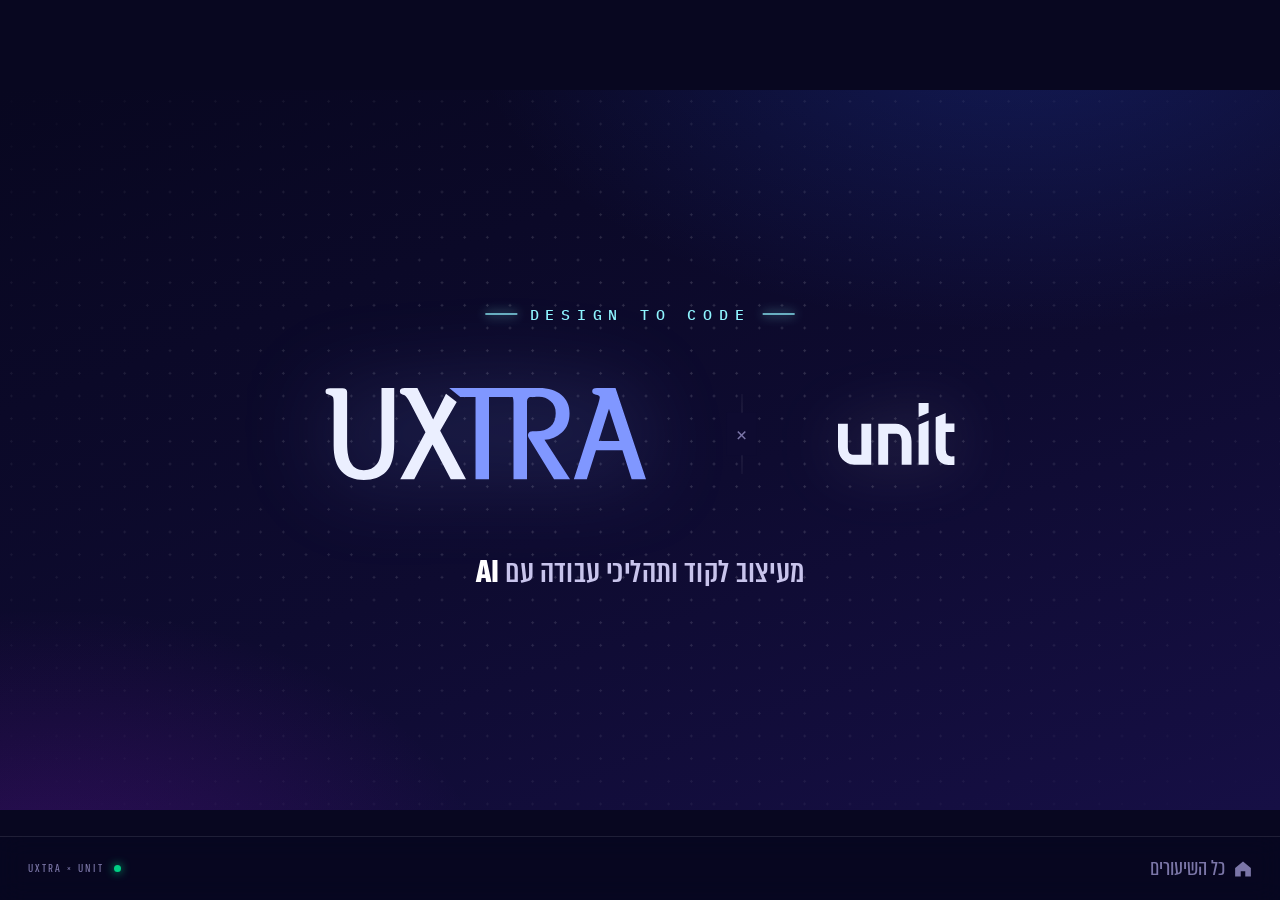
<file: cover.html>
<!DOCTYPE html>
<html lang="he" dir="rtl">
<head>
  <meta charset="UTF-8" />
  <meta name="viewport" content="width=device-width, initial-scale=1.0" />
  <title>מעיצוב לקוד — UXTRA × Unit</title>
  <link rel="preconnect" href="https://fonts.googleapis.com" />
  <link rel="preconnect" href="https://fonts.gstatic.com" crossorigin />
  <link href="https://fonts.googleapis.com/css2?family=IBM+Plex+Mono:wght@400;500;600&family=Instrument+Serif:ital@0;1&display=swap" rel="stylesheet" />
  <style>
    /* ── Almoni Tzar (Hebrew condensed display + body) ── */
    @font-face { font-family:'Almoni Tzar'; src:url('fonts/almoni-tzar-light-aaa.otf') format('opentype'); font-weight:300; font-style:normal; }
    @font-face { font-family:'Almoni Tzar'; src:url('fonts/almoni-tzar-regular-aaa.otf') format('opentype'); font-weight:400; font-style:normal; }
    @font-face { font-family:'Almoni Tzar'; src:url('fonts/almoni-tzar-medium-aaa.otf') format('opentype'); font-weight:500; font-style:normal; }
    @font-face { font-family:'Almoni Tzar'; src:url('fonts/almoni-tzar-demibold-aaa.otf') format('opentype'); font-weight:600; font-style:normal; }
    @font-face { font-family:'Almoni Tzar'; src:url('fonts/almoni-tzar-bold-aaa.otf') format('opentype'); font-weight:700; font-style:normal; }
    @font-face { font-family:'Almoni Tzar'; src:url('fonts/almoni-tzar-ultrabold-aaa.otf') format('opentype'); font-weight:900; font-style:normal; }

    /* ── Design tokens (torq-deck-2 visual language) ── */
    :root{
      --bg-0:#080720; --bg-1:#0e0b30; --bg-2:#160f45;
      --blue:#2f5cff; --blue-bright:#4d7bff; --cyan:#8ff5ff;
      --magenta:#ff27a8; --violet:#a618e9; --green:#00d084;
      --ink:#ffffff; --ink-soft:#c8c4ec; --ink-mute:#7b76a8;
      --line:rgba(255,255,255,.10); --dot:rgba(255,255,255,.16);
    }

    *, *::before, *::after { margin:0; padding:0; box-sizing:border-box; }

    html, body {
      background:var(--bg-0);
      color:var(--ink);
      font-family:'Almoni Tzar', sans-serif;
      overflow:hidden; height:100vh; width:100vw;
      -webkit-font-smoothing:antialiased;
    }

    /* ── Slide system (shared 1920×1080 fixed canvas, scaled to fit) ── */
    .slides-container { position:relative; width:100%; height:100%; }
    .slide { position:absolute; inset:0; opacity:0; pointer-events:none; transition:opacity .5s ease; overflow:hidden; }
    .slide.active { opacity:1; pointer-events:auto; }
    .slide-inner {
      position:absolute; width:1920px; height:1080px;
      top:50%; left:50%; transform-origin:center center;
      background:
        radial-gradient(1400px 820px at 80% -12%, rgba(47,92,255,.22), transparent 60%),
        radial-gradient(1100px 720px at 4% 112%, rgba(166,24,233,.20), transparent 60%),
        linear-gradient(160deg, var(--bg-0), var(--bg-1) 55%, var(--bg-2));
    }

    /* dot-grid texture with rounded radial fade */
    .slide-inner::before{
      content:""; position:absolute; inset:0; pointer-events:none;
      background-image:radial-gradient(circle, var(--dot) 1.6px, transparent 1.7px);
      background-size:34px 34px;
      -webkit-mask-image:radial-gradient(76% 80% at 50% 46%, #000 26%, rgba(0,0,0,.5) 58%, transparent 92%);
              mask-image:radial-gradient(76% 80% at 50% 46%, #000 26%, rgba(0,0,0,.5) 58%, transparent 92%);
      opacity:.9;
    }

    /* ═══════ CO-BRAND COVER — UXTRA × Unit ═══════ */
    .cover{
      position:absolute; inset:0; z-index:2;
      display:flex; flex-direction:column; align-items:center; justify-content:center;
      gap:0; text-align:center;
    }

    /* mono eyebrow label */
    .cover-eyebrow{
      font-family:'IBM Plex Mono', monospace; font-weight:500;
      font-size:23px; letter-spacing:.42em; text-transform:uppercase;
      color:var(--cyan); direction:ltr;
      display:flex; align-items:center; gap:18px; margin-bottom:96px;
    }
    .cover-eyebrow .bar{ width:48px; height:2px; background:var(--cyan); box-shadow:0 0 16px var(--cyan); }

    /* logo lockup */
    .lockup{
      display:flex; align-items:center; justify-content:center;
      gap:84px; direction:ltr;
    }
    .lockup .uxtra{ height:138px; width:auto; display:block;
      filter:drop-shadow(0 0 64px rgba(128,151,255,.32)); }
    .lockup .unit{ height:96px; width:auto; display:block;
      filter:drop-shadow(0 0 48px rgba(235,239,255,.18)); }

    /* the × divider between marks */
    .lockup .cross{
      position:relative; width:120px; height:120px; flex-shrink:0;
      display:flex; align-items:center; justify-content:center;
    }
    .lockup .cross::before{
      content:""; position:absolute; left:50%; top:50%;
      width:1px; height:120px; transform:translate(-50%,-50%);
      background:linear-gradient(var(--line), rgba(255,255,255,.28), var(--line));
    }
    .lockup .cross span{
      font-family:'Almoni Tzar', sans-serif; font-weight:300;
      font-size:64px; line-height:1; color:var(--ink-mute);
      background:var(--bg-1); padding:0 14px; position:relative; z-index:1;
    }

    /* sub-line */
    .cover-sub{
      font-family:'Almoni Tzar', sans-serif; font-weight:500;
      font-size:54px; line-height:1.28; color:var(--ink-soft);
      margin-top:104px; max-width:1100px;
    }
    .cover-sub b{ color:var(--ink); font-weight:700; }

    /* ── Footer chrome / nav ── */
    .nav-bar{
      position:fixed; bottom:0; left:0; right:0; height:64px;
      display:flex; align-items:center; justify-content:center;
      z-index:1000; background:rgba(8,7,32,.72);
      backdrop-filter:blur(12px); border-top:1px solid var(--line);
      font-family:'Almoni Tzar', sans-serif; font-size:13px;
      letter-spacing:.18em; text-transform:uppercase; color:var(--ink-mute);
    }
    .nav-bar .live{ position:absolute; left:28px; display:flex; align-items:center; gap:10px; }
    .nav-bar .dot{ width:7px; height:7px; border-radius:50%; background:var(--green); box-shadow:0 0 10px var(--green); animation:pulse 1.8s infinite; }
    @keyframes pulse{ 0%,100%{opacity:1} 50%{opacity:.3} }
    .nav-home{
      position:absolute; right:28px; display:flex; align-items:center; gap:9px;
      text-decoration:none; color:var(--ink-mute);
      font-family:'Almoni Tzar', sans-serif; font-size:24px; letter-spacing:0;
      text-transform:none; transition:color .2s;
    }
    .nav-home:hover{ color:var(--cyan); }
    .nav-home svg{ width:18px; height:18px; fill:currentColor; }
  </style>
</head>
<body>

<div class="slides-container">
  <div class="slide active" data-slide="0">
    <div class="slide-inner">
      <div class="cover">
        <div class="cover-eyebrow"><span class="bar"></span>Design&nbsp;to&nbsp;Code<span class="bar"></span></div>

        <div class="lockup">
          <img class="uxtra" src="assets/uxtra-logo.svg" alt="UXTRA" />
          <span class="cross"><span>×</span></span>
          <img class="unit" src="assets/unit-logo-white.svg" alt="Unit" />
        </div>

        <div class="cover-sub">מעיצוב לקוד ותהליכי עבודה עם <b>AI</b></div>
      </div>
    </div>
  </div>
</div>

<!-- Footer chrome -->
<nav class="nav-bar">
  <span class="live"><span class="dot"></span>UXTRA × UNIT</span>
  <a href="index.html" class="nav-home">
    <svg viewBox="0 0 16 16"><path d="M8 1.4L1 7v7.6h5V10h4v4.6h5V7L8 1.4z"/></svg>
    כל השיעורים
  </a>
</nav>

<script>
  // ── Responsive scaling — design canvas is 1920×1080 ──
  function scaleSlides() {
    const vw = window.innerWidth;
    const vh = window.innerHeight - 64; // minus nav height
    const scale = Math.min(vw / 1920, vh / 1080);
    document.querySelectorAll('.slide-inner').forEach(inner => {
      inner.style.transform = `translate(-50%, -50%) scale(${scale})`;
    });
  }
  scaleSlides();
  window.addEventListener('resize', scaleSlides);
</script>

</body>
</html>
</file>
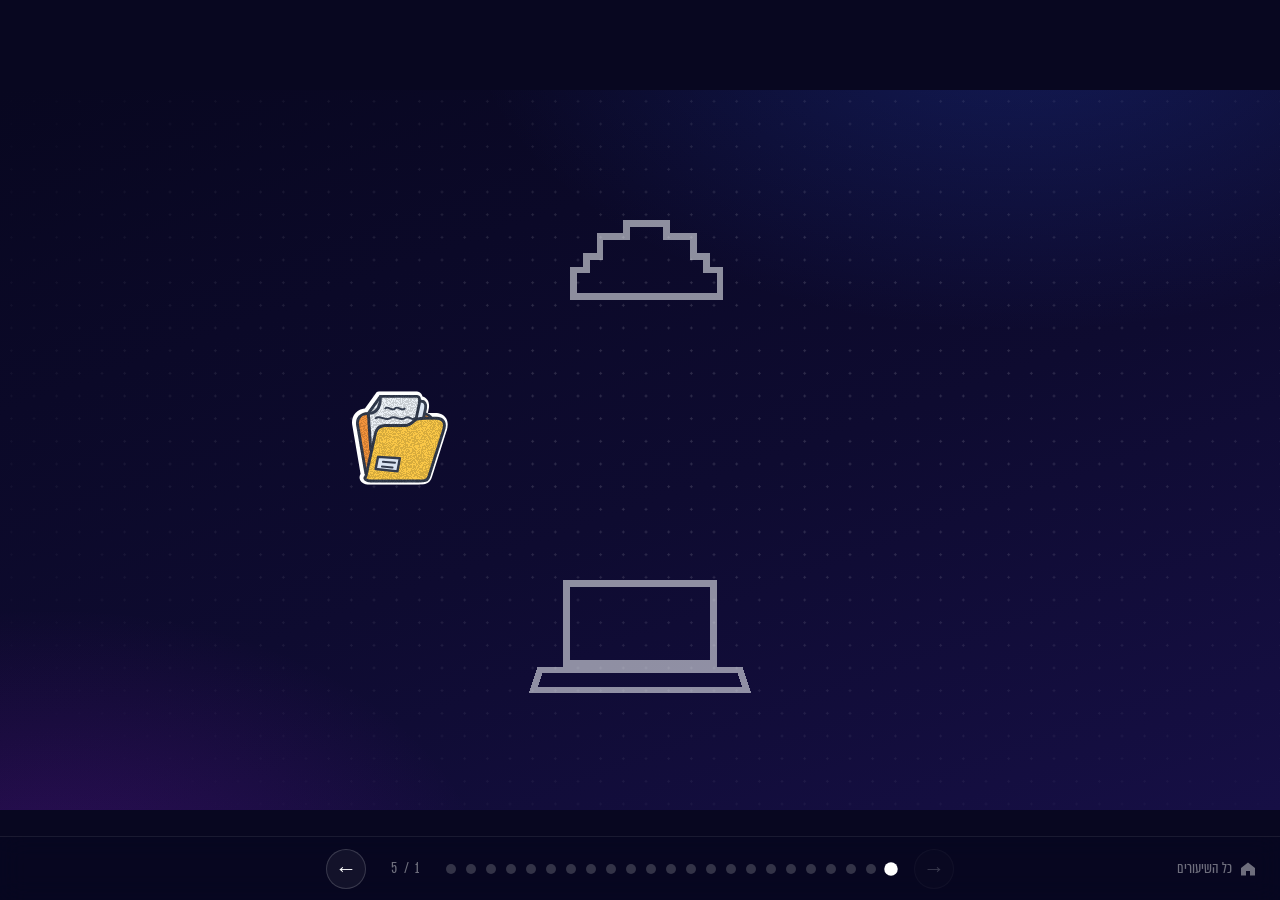
<file: figma-mcp.html>
<!DOCTYPE html>
<html lang="he" dir="rtl">
<head>
  <meta charset="UTF-8" />
  <meta name="viewport" content="width=device-width, initial-scale=1.0" />
  <title>שיעור 02 — Figma MCP</title>
  <link rel="preconnect" href="https://fonts.googleapis.com">
  <link rel="preconnect" href="https://fonts.gstatic.com" crossorigin>
  <link href="https://fonts.googleapis.com/css2?family=IBM+Plex+Mono:wght@400;500;600&family=Instrument+Serif:ital@0;1&display=swap" rel="stylesheet">
  <link rel="stylesheet" href="design-system.css?v=2" />
  <style>
    /* ── Reset ── */
    *, *::before, *::after { margin: 0; padding: 0; box-sizing: border-box; }

    html, body {
      background: var(--color-bg-primary);
      color: var(--color-text-primary);
      font-family: var(--font-body);
      overflow: hidden;
      height: 100vh;
      width: 100vw;
    }

    /* ── Slide system ── */
    .slides-container { position: relative; width: 100%; height: 100%; }

    .slide {
      position: absolute; inset: 0;
      opacity: 0; pointer-events: none;
      transition: opacity var(--transition-slide);
      overflow: hidden;
    }
    .slide.active { opacity: 1; pointer-events: auto; }

    .slide-inner {
      position: absolute; width: 1920px; height: 1080px;
      top: 50%; left: 50%; transform-origin: center center;
    }

    /* ── Shared ── */
    .grid-bg {
      position: absolute; top: -242px; left: 158px;
      width: 1564px; height: 1573px;
      pointer-events: none; opacity: var(--opacity-overlay);
    }
    .grid-bg img { width: 100%; height: 100%; display: block; }

    .slide-label {
      position: absolute; top: 80px; left: 50%;
      transform: translateX(-50%);
      font-family: var(--font-body);
      font-size: var(--text-body-xs);
      letter-spacing: var(--tracking-wide);
      text-transform: uppercase;
      color: var(--color-accent-green);
    }

    .slide-heading {
      position: absolute; top: 120px; left: 50%;
      transform: translateX(-50%); text-align: center;
    }

    .slide-heading h2 {
      font-weight: 400;
      font-family: var(--font-display);
      font-size: var(--text-display-md);
      text-transform: uppercase;
      line-height: var(--leading-tight);
      letter-spacing: var(--tracking-tighter);
      text-align: center;
    }

    .slide-heading p {
      font-family: var(--font-body);
      font-size: var(--text-body-lg);
      opacity: var(--opacity-overlay);
      margin-top: var(--space-sm);
      line-height: var(--leading-normal);
      text-align: center;
    }

    /* ═══════════════════════════════════════
       SLIDE 1 — The Bridge (Visual)
    ═══════════════════════════════════════ */
    .bridge {
      position: absolute;
      top: 50%;
      left: 50%;
      transform: translate(-50%, -50%);
      display: flex;
      align-items: center;
      gap: 0;
    }

    .bridge-node {
      width: 340px;
      height: 340px;
      border-radius: var(--radius-lg);
      display: flex;
      flex-direction: column;
      align-items: center;
      justify-content: center;
      gap: var(--space-md);
      position: relative;
    }

    .bridge-node--figma {
      background: var(--color-bg-card-dark);
      border: 1px solid rgba(255, 255, 255, 0.06);
    }

    .bridge-node--mcp {
      background: var(--color-accent-green);
      width: 380px;
      height: 380px;
      z-index: 2;
      box-shadow: 0 0 120px rgba(0, 208, 132, 0.15);
    }

    .bridge-node--cursor {
      background: var(--color-bg-card-dark);
      border: 1px solid rgba(255, 255, 255, 0.06);
    }

    .bridge-node__icon {
      width: 80px;
      height: 80px;
      border-radius: var(--radius-md);
      object-fit: contain;
    }
    .bridge-node__icon--lg {
      width: 210px;
      height: 210px;
      margin: -65px 0;
    }
    .figma-extras {
      position: absolute;
      top: calc(100% + 24px);
      left: 0;
      right: 0;
      list-style: none;
      margin: 0;
      padding: 0;
      display: flex;
      flex-direction: column;
      align-items: center;
      gap: 10px;
      font-family: 'Fira Code', monospace;
      font-size: 16px;
      color: rgba(248, 252, 253, 0.82);
    }

    .bridge-node__name {
      font-family: var(--font-display);
      font-size: var(--text-display-xs);
      text-transform: uppercase;
      letter-spacing: var(--tracking-tight);
      line-height: 1;
    }

    .bridge-node--mcp .bridge-node__name {
      color: var(--color-text-on-white);
    }

    .bridge-node__desc {
      font-family: var(--font-body);
      font-size: var(--text-body-sm);
      opacity: var(--opacity-overlay);
      text-align: center;
      max-width: 260px;
      line-height: 1.3;
    }

    .bridge-node--mcp .bridge-node__desc {
      color: var(--color-text-on-white);
      opacity: 0.7;
    }

    /* Connector arrows */
    .bridge-arrow {
      width: 100px;
      height: 2px;
      background: linear-gradient(90deg, rgba(255,255,255,0.05), rgba(0, 208, 132,0.4));
      position: relative;
      z-index: 1;
    }

    .bridge-arrow--right {
      background: linear-gradient(90deg, rgba(0, 208, 132,0.4), rgba(255,255,255,0.05));
    }

    .bridge-arrow::after {
      content: '';
      position: absolute;
      right: -6px;
      top: 50%;
      transform: translateY(-50%);
      border-top: 6px solid transparent;
      border-bottom: 6px solid transparent;
      border-left: 8px solid rgba(0, 208, 132, 0.4);
    }

    .bridge-arrow--right::after {
      border-left-color: rgba(255, 255, 255, 0.15);
    }

    /* Floating labels under nodes */
    .bridge-node__tags {
      display: flex;
      gap: var(--space-2xs);
      margin-top: var(--space-2xs);
    }

    .bridge-tag {
      font-family: var(--font-body);
      font-size: 15.6px;
      padding: 4px 12px;
      border-radius: var(--radius-pill);
      background: rgba(255, 255, 255, 0.06);
      color: var(--color-text-primary);
      opacity: var(--opacity-medium);
    }

    .bridge-node--mcp .bridge-tag {
      background: rgba(0, 0, 0, 0.15);
      color: var(--color-text-on-white);
      opacity: 0.6;
    }

    /* Subtitle below the bridge */
    .bridge-subtitle {
      position: absolute;
      bottom: 100px;
      left: 50%;
      transform: translateX(-50%);
      font-family: var(--font-body);
      font-size: var(--text-body-md);
      color: var(--color-text-primary);
      opacity: var(--opacity-muted);
      text-align: center;
      white-space: nowrap;
    }

    /* ═══════════════════════════════════════
       SLIDE 2 — Setup Steps
    ═══════════════════════════════════════ */
    .s2-columns {
      position: absolute;
      top: 320px;
      left: 120px;
      right: 120px;
      display: flex;
      gap: var(--space-2xl);
    }

    .s2-col {
      flex: 1;
      display: flex;
      flex-direction: column;
      gap: var(--space-lg);
    }

    .s2-col-label {
      font-family: var(--font-body);
      font-size: var(--text-body-xs);
      letter-spacing: var(--tracking-wide);
      text-transform: uppercase;
      padding-bottom: var(--space-sm);
      border-bottom: 1px solid var(--color-border-light);
    }

    .s2-col-label--cursor { color: var(--color-accent-green); }
    .s2-col-label--claude { color: var(--color-accent-yellow); }

    .step-card {
      background: transparent;
      border-radius: 0;
      padding: var(--space-md) 0;
      display: grid;
      grid-template-columns: auto 1fr;
      align-items: baseline;
      align-content: start;
      column-gap: var(--space-sm);
      row-gap: var(--space-xs);
      border: none;
      min-height: 140px;
    }
    .step-card > .code-block,
    .step-card > .cmd-inline {
      grid-column: 1 / -1;
    }

    .step-card__num {
      font-family: var(--font-display);
      font-size: var(--text-body-sm);
      text-transform: uppercase;
      color: var(--color-accent-green);
      line-height: 1;
    }

    .step-card--claude .step-card__num {
      color: var(--color-accent-yellow);
    }

    .step-card__title {
      font-family: var(--font-body);
      font-size: var(--text-body-sm);
      font-weight: 400;
      line-height: var(--leading-tight);
      opacity: 0.85;
    }

    .step-card__desc {
      font-family: var(--font-body);
      font-size: var(--text-body-sm);
      opacity: var(--opacity-overlay);
      line-height: 1.3;
    }

    /* Code block */
    .code-block {
      background: #110d2e;
      border-radius: var(--radius-sm);
      padding: var(--space-sm) var(--space-md);
      margin-top: var(--space-xs);
      border: none;
      position: relative;
    }
    .code-block::before {
      content: attr(data-label);
      display: block;
      font-family: 'Fira Code', monospace;
      font-size: 11px;
      letter-spacing: 0.08em;
      text-transform: uppercase;
      color: rgba(255, 255, 255, 0.45);
      margin-bottom: 6px;
    }

    .code-block code {
      font-family: 'Fira Code', monospace;
      font-size: 14px;
      color: var(--color-text-primary);
      line-height: 1.5;
      display: block;
      white-space: pre;
    }

    .ck { color: var(--color-accent-pink); }
    .cs { color: var(--color-accent-green); }
    .cb { color: var(--color-accent-yellow); }

    /* Terminal command inline */
    .cmd-inline {
      font-family: 'Fira Code', monospace;
      font-size: 14px;
      color: var(--color-text-primary);
      background: #110d2e;
      border-radius: var(--radius-sm);
      padding: var(--space-sm) var(--space-md);
      padding-right: 44px;
      padding-top: 26px;
      border: none;
      margin-top: var(--space-xs);
      display: block;
      line-height: 1.4;
      position: relative;
    }
    .cmd-inline::before {
      content: "TERMINAL";
      position: absolute;
      top: 8px;
      left: var(--space-md);
      font-family: 'Fira Code', monospace;
      font-size: 11px;
      letter-spacing: 0.08em;
      color: rgba(255, 255, 255, 0.45);
    }

    .cmd-inline .prompt { color: var(--color-accent-yellow); }
    .cmd-inline .flag { color: var(--color-accent-pink); }
    .cmd-inline .arg { color: var(--color-accent-green); }

    /* Copy button */
    .copy-btn {
      position: absolute;
      top: 8px;
      right: 8px;
      width: 32px;
      height: 32px;
      border: none;
      background: rgba(255, 255, 255, 0.06);
      border-radius: 6px;
      cursor: pointer;
      display: flex;
      align-items: center;
      justify-content: center;
      opacity: 0;
      transition: opacity var(--transition-fast), background var(--transition-fast);
    }

    .code-block:hover .copy-btn,
    .cmd-inline:hover .copy-btn {
      opacity: 1;
    }

    .copy-btn:hover {
      background: rgba(255, 255, 255, 0.15);
    }

    .copy-btn svg {
      width: 16px;
      height: 16px;
      fill: none;
      stroke: rgba(255, 255, 255, 0.5);
      stroke-width: 1.5;
      stroke-linecap: round;
      stroke-linejoin: round;
    }

    .copy-btn.copied svg {
      stroke: var(--color-accent-green);
    }

    /* Divider between columns */
    .s2-divider {
      width: 1px;
      background: rgba(255, 255, 255, 0.08);
      align-self: stretch;
    }

    /* ═══════════════════════════════════════
       SLIDE 3 — Git: The Hub (Visual)
    ═══════════════════════════════════════ */
    .git-hub {
      position: absolute;
      top: 50%;
      left: 50%;
      transform: translate(-50%, -50%);
      display: flex;
      align-items: center;
      gap: 0;
    }

    .git-node {
      display: flex;
      flex-direction: column;
      align-items: center;
      gap: var(--space-sm);
    }

    .git-node__circle {
      width: 180px;
      height: 180px;
      border-radius: var(--radius-circle);
      display: flex;
      flex-direction: column;
      align-items: center;
      justify-content: center;
      gap: var(--space-2xs);
    }

    .git-node__circle img {
      width: 48px;
      height: 48px;
      border-radius: var(--radius-sm);
    }

    .git-node__circle--you {
      background: var(--color-bg-card-dark);
      border: 1px solid rgba(255, 255, 255, 0.1);
    }

    .git-node__circle--github {
      width: 240px;
      height: 240px;
      background: var(--color-bg-card-white);
      box-shadow: 0 0 100px rgba(255, 255, 255, 0.08);
      z-index: 2;
    }

    .git-node__circle--github img {
      width: 64px;
      height: 64px;
    }

    .git-node__circle--team {
      background: var(--color-bg-card-dark);
      border: 1px solid rgba(255, 255, 255, 0.1);
    }

    .git-node__circle-label {
      font-family: var(--font-display);
      font-size: var(--text-body-sm);
      text-transform: uppercase;
      letter-spacing: var(--tracking-wide);
      line-height: 1;
    }

    .git-node__circle--github .git-node__circle-label {
      color: var(--color-text-on-white);
    }

    .git-node__label {
      font-family: var(--font-display);
      font-size: var(--text-body-lg);
      text-transform: uppercase;
      letter-spacing: var(--tracking-tight);
    }

    .git-node__sub {
      font-family: var(--font-body);
      font-size: var(--text-body-sm);
      opacity: var(--opacity-medium);
    }

    /* Connector lines */
    .git-line {
      width: 120px;
      height: 2px;
      position: relative;
    }

    .git-line--push {
      background: linear-gradient(90deg, rgba(0, 208, 132, 0.1), rgba(0, 208, 132, 0.5));
    }

    .git-line--push::after {
      content: '';
      position: absolute;
      right: -6px; top: 50%;
      transform: translateY(-50%);
      border-top: 6px solid transparent;
      border-bottom: 6px solid transparent;
      border-left: 8px solid rgba(0, 208, 132, 0.5);
    }

    .git-line--pull {
      background: linear-gradient(90deg, rgba(255, 39, 168, 0.5), rgba(255, 39, 168, 0.1));
    }

    .git-line--pull::after {
      content: '';
      position: absolute;
      right: -6px; top: 50%;
      transform: translateY(-50%);
      border-top: 6px solid transparent;
      border-bottom: 6px solid transparent;
      border-left: 8px solid rgba(255, 39, 168, 0.15);
    }

    .git-line__label {
      position: absolute;
      top: -22px;
      left: 50%;
      transform: translateX(-50%);
      font-family: 'Almoni Tzar', sans-serif;
      font-size: 16.8px;
      white-space: nowrap;
    }

    .git-line--push .git-line__label { color: var(--color-accent-green); }
    .git-line--pull .git-line__label { color: var(--color-accent-pink); }

    /* Avatars row under team */
    .git-avatars {
      display: flex;
      margin-top: var(--space-2xs);
    }

    .git-avatar {
      width: 40px;
      height: 40px;
      border-radius: var(--radius-circle);
      overflow: hidden;
      border: 2px solid var(--color-bg-primary);
    }

    .git-avatar + .git-avatar { margin-left: -10px; }

    .git-avatar img { width: 100%; height: 100%; object-fit: cover; }

    /* ═══════════════════════════════════════
       SLIDE 4 — Branches (Vertical Tree)
    ═══════════════════════════════════════ */
    .tree {
      position: absolute;
      top: 220px;
      left: 50%;
      transform: translateX(-50%);
      width: 1200px;
      height: 700px;
    }

    /* Main trunk — vertical green line */
    .tree-trunk {
      position: absolute;
      left: 50%;
      top: 0;
      bottom: 80px;
      width: 4px;
      background: var(--color-accent-green);
      transform: translateX(-50%);
      border-radius: 2px;
    }

    /* Commit nodes on trunk */
    .tree-node {
      position: absolute;
      left: 50%;
      transform: translateX(-50%);
      width: 24px;
      height: 24px;
      border-radius: var(--radius-circle);
      background: var(--color-accent-green);
      border: 3px solid var(--color-bg-primary);
      box-shadow: 0 0 0 2px var(--color-accent-green);
      z-index: 3;
    }

    .tree-node__label {
      position: absolute;
      right: 40px;
      top: 50%;
      transform: translateY(-50%);
      font-family: 'Almoni Tzar', sans-serif;
      font-size: 18px;
      color: var(--color-accent-green);
      white-space: nowrap;
    }

    .tree-node__label--right {
      right: auto;
      left: 40px;
    }

    /* Branch lines curving out and back */
    .tree-branch {
      position: absolute;
      z-index: 1;
    }

    .tree-branch svg {
      display: block;
      overflow: visible;
    }

    /* Branch label card */
    .tree-branch-card {
      position: absolute;
      background: var(--color-bg-card-dark);
      border-radius: var(--radius-lg);
      padding: var(--space-md) var(--space-lg);
      display: flex;
      flex-direction: column;
      gap: 6px;
      border: 1px solid rgba(255, 255, 255, 0.06);
      z-index: 2;
      min-width: 200px;
    }

    .tree-branch-card__name {
      font-family: 'Almoni Tzar', sans-serif;
      font-size: 21.6px;
      line-height: 1;
    }

    .tree-branch-card__name--yellow { color: var(--color-accent-yellow); }
    .tree-branch-card__name--pink { color: var(--color-accent-pink); }
    .tree-branch-card__name--blue { color: #a618e9; }

    .tree-branch-card__desc {
      font-family: var(--font-body);
      font-size: var(--text-body-sm);
      opacity: var(--opacity-medium);
      line-height: 1.2;
    }

    .tree-branch-card__badge {
      display: inline-flex;
      align-self: flex-start;
      font-family: 'Almoni Tzar', sans-serif;
      font-size: 14.4px;
      padding: 3px 10px;
      border-radius: var(--radius-pill);
      margin-top: 2px;
    }

    .tree-branch-card__badge--merged {
      background: rgba(0, 208, 132, 0.1);
      color: var(--color-accent-green);
    }

    .tree-branch-card__badge--open {
      background: rgba(77, 123, 255, 0.1);
      color: var(--color-accent-yellow);
    }

    /* Main label at top */
    .tree-main-label {
      position: absolute;
      top: -40px;
      left: 50%;
      transform: translateX(-50%);
      font-family: 'Almoni Tzar', sans-serif;
      font-size: var(--text-body-lg);
      color: var(--color-accent-green);
      white-space: nowrap;
      z-index: 3;
    }

    /* Legend */
    .tree-legend {
      position: absolute;
      bottom: 0;
      left: 50%;
      transform: translateX(-50%);
      display: flex;
      gap: var(--space-2xl);
    }

    .tree-legend__item {
      display: flex;
      align-items: center;
      gap: var(--space-xs);
      font-family: var(--font-body);
      font-size: var(--text-body-sm);
      opacity: var(--opacity-overlay);
    }

    .tree-legend__dot {
      width: 12px;
      height: 12px;
      border-radius: var(--radius-circle);
      flex-shrink: 0;
    }

    /* ═══════════════════════════════════════
       SLIDE 5 — Workflow (Practical)
    ═══════════════════════════════════════ */
    .workflow {
      position: absolute;
      top: 280px;
      left: 50%;
      transform: translateX(-50%);
      display: flex;
      align-items: flex-start;
      gap: 0;
    }

    .wf-step {
      width: 280px;
      display: flex;
      flex-direction: column;
      align-items: center;
      gap: var(--space-sm);
      text-align: center;
    }

    .wf-step__circle {
      width: 100px;
      height: 100px;
      border-radius: var(--radius-circle);
      background: var(--color-bg-card-dark);
      border: 2px solid rgba(255, 255, 255, 0.1);
      display: flex;
      align-items: center;
      justify-content: center;
      font-family: 'Almoni Tzar', sans-serif;
      font-size: 19.2px;
      color: var(--color-accent-green);
    }

    .wf-step__title {
      font-family: var(--font-display);
      font-size: var(--text-body-lg);
      text-transform: uppercase;
      letter-spacing: var(--tracking-tight);
      line-height: 1;
    }

    .wf-step__desc {
      font-family: var(--font-body);
      font-size: var(--text-body-sm);
      opacity: var(--opacity-medium);
      line-height: 1.3;
      max-width: 220px;
    }

    .wf-arrow {
      width: 60px;
      height: 2px;
      background: rgba(255, 255, 255, 0.12);
      margin-top: 50px;
      position: relative;
      flex-shrink: 0;
    }

    .wf-arrow::after {
      content: '';
      position: absolute;
      right: -5px; top: 50%;
      transform: translateY(-50%);
      border-top: 5px solid transparent;
      border-bottom: 5px solid transparent;
      border-left: 6px solid rgba(255, 255, 255, 0.12);
    }

    /* ═══════════════════════════════════════
       Navigation Bar
    ═══════════════════════════════════════ */
    .nav-bar {
      position: fixed; bottom: 0; left: 0; right: 0;
      height: 64px; display: flex; align-items: center;
      justify-content: center; gap: 18px; z-index: 1000;
      background: var(--color-bg-nav);
      backdrop-filter: var(--blur-md);
      -webkit-backdrop-filter: var(--blur-md);
      border-top: 1px solid var(--color-border-subtle);
    }

    .nav-home {
      position: absolute; right: 24px;
      display: flex; align-items: center; gap: 8px;
      text-decoration: none;
      color: var(--color-text-muted);
      font-family: var(--font-body);
      font-size: var(--text-body-xxs);
      transition: color var(--transition-fast);
    }
    .nav-home:hover { color: var(--color-text-primary); }
    .nav-home svg { width: 16px; height: 16px; fill: currentColor; }

    .nav-arrow {
      width: 40px; height: 40px;
      border-radius: var(--radius-circle);
      border: 1px solid var(--color-border-light);
      background: var(--color-bg-btn);
      color: var(--color-text-primary);
      font-size: 21.6px; cursor: pointer;
      display: flex; align-items: center; justify-content: center;
      transition: background var(--transition-fast), border-color var(--transition-fast);
    }
    .nav-arrow:hover { background: var(--color-bg-btn-hover); border-color: rgba(255,255,255,0.35); }
    .nav-arrow:disabled { opacity: var(--opacity-disabled); cursor: default; }
    .nav-arrow:disabled:hover { background: var(--color-bg-btn); border-color: var(--color-border-light); }

    .nav-dots { display: flex; gap: var(--space-xs); align-items: center; }

    .nav-dot {
      width: 10px; height: 10px;
      border-radius: var(--radius-circle);
      background: var(--color-border-dot-inactive);
      cursor: pointer;
      transition: background var(--transition-base), transform var(--transition-base);
    }
    .nav-dot.active { background: var(--color-text-primary); transform: scale(1.35); }
    .nav-dot:hover:not(.active) { background: rgba(255,255,255,0.4); }

    .nav-counter {
      font-family: var(--font-body);
      font-size: var(--text-body-xxs);
      color: var(--color-text-muted);
      min-width: 44px; text-align: center;
    }

    /* ═══════════════════════════════════════
       Intro — Where Do Your Files Live?
    ═══════════════════════════════════════ */
    .sloc-stage {
      position: absolute;
      left: 50%;
      top: 50%;
      transform: translate(-50%, -50%);
      width: 1000px;
      height: 780px;
    }
    .sloc-node {
      position: absolute;
      display: flex;
      align-items: center;
      color: rgba(248, 252, 253, 0.55);
      transition: color 420ms ease, top 520ms cubic-bezier(.4, 0, .2, 1), opacity 420ms ease;
    }
    .sloc-svg { width: 360px; height: auto; display: block; }
    .sloc-cloud    { top: 0;   left: 320px; }
    .sloc-computer { top: 560px; left: 320px; }
    .sloc-active   { color: #00d084; }
    [data-slide="intro-5-9"]  .sloc-cloud.sloc-active,
    [data-slide="intro-5-9"]  .sloc-computer.sloc-active,
    [data-slide="intro-5-10"] .sloc-cloud.sloc-active,
    [data-slide="intro-5-10"] .sloc-computer.sloc-active { color: rgba(248, 252, 253, 0.55); }
    .sloc-dim      { opacity: 0.28; }
    .sloc-files { left: 0; width: 280px; justify-content: center; }
    .sloc-files-mid    { top: 300px; }
    .sloc-files-top    { top: 80px; }
    .sloc-files-bottom { top: 540px; }
    .sloc-files-img {
      width: 144px; height: 144px;
      object-fit: contain; display: block;
    }
    .sloc-anno {
      position: absolute;
      left: 720px;
      display: flex;
      align-items: flex-start;
      gap: 16px;
      color: #00d084;
      opacity: 0;
      transition: opacity 420ms ease;
    }
    .sloc-anno-show { opacity: 1; }
    .sloc-anno-cloud    { top: 145px; }
    .sloc-anno-computer { top: 715px; }
    .sloc-anno-line {
      width: 120px;
      height: 2px;
      margin-top: 18px;
      background-image: linear-gradient(to right, #00d084 6px, transparent 6px);
      background-size: 12px 2px;
      background-repeat: repeat-x;
    }
    .sloc-anno-text {
      font-family: 'Fira Code', monospace;
      font-size: 28px;
      font-weight: 500;
      letter-spacing: -0.3px;
    }
    .sloc-anno-stack { display: flex; flex-direction: column; gap: 6px; }

    /* Vertical git pipe (intro-4): connects laptop → cloud */
    .sloc-pipe {
      position: absolute;
      left: 494px;
      top: 190px;
      width: 2px;
      height: 410px;
      background-image: linear-gradient(to bottom, #00d084 8px, transparent 8px);
      background-size: 2px 16px;
      background-repeat: repeat-y;
    }
    .sloc-pipe-arrow {
      position: absolute;
      left: 486px;
      top: 175px;
      width: 0;
      height: 0;
      border-left: 9px solid transparent;
      border-right: 9px solid transparent;
      border-bottom: 12px solid #00d084;
    }
    .sloc-pipe-anno {
      position: absolute;
      left: 540px;
      top: 350px;
      display: flex;
      flex-direction: column;
      gap: 6px;
      color: #00d084;
    }
    .sloc-pipe-files-top    { top: 40px; }
    .sloc-pipe-files-bottom { top: 580px; }

    /* intro-5 sequence — Vertical git branching flow */
    .gflow-stage {
      position: absolute;
      left: 50%; top: 50%;
      transform: translate(-50%, -50%);
      width: 1200px;
      height: 800px;
    }
    .gflow-svg {
      position: absolute;
      inset: 0;
      width: 100%;
      height: 100%;
      overflow: visible;
      pointer-events: none;
    }
    .gflow-label {
      position: absolute;
      display: flex;
      flex-direction: column;
      gap: 2px;
      transform: translateY(-50%);
      font-family: 'Fira Code', monospace;
      white-space: nowrap;
    }
    .gflow-label-name {
      font-size: 19.2px;
      font-weight: 500;
      letter-spacing: -0.2px;
    }
    .gflow-label-cmd {
      font-size: 15.6px;
      color: rgba(248, 252, 253, 0.82);
      letter-spacing: -0.2px;
    }
    .gflow-btn {
      display: inline-block;
      background: #ffffff;
      color: #000000;
      border: none;
      border-radius: 8px;
      padding: 8px 18px;
      font-family: 'Fira Code', monospace;
      font-size: 15px;
      font-weight: 500;
      letter-spacing: -0.2px;
      cursor: pointer;
      width: fit-content;
    }
    .gflow-btn-stack {
      position: absolute;
      left: 0;
      bottom: calc(100% + 10px);
      display: flex;
      flex-direction: column;
      gap: 8px;
      align-items: flex-start;
    }
    .gflow-label--right .gflow-btn-stack { left: auto; right: 0; align-items: flex-end; }
    .gflow-btn-stack--enter > .gflow-btn { opacity: 0; transform: translateY(6px); }
    .slide.active .gflow-btn-stack--enter > .gflow-btn:nth-child(3) { animation: gbtn-in 0.35s 0.3s ease-out forwards; }
    .slide.active .gflow-btn-stack--enter > .gflow-btn:nth-child(2) { animation: gbtn-in 0.35s 0.8s ease-out forwards; }
    .slide.active .gflow-btn-stack--enter > .gflow-btn:nth-child(1) { animation: gbtn-in 0.35s 1.3s ease-out forwards; }

    /* Green PR button — to call out the pull-request step */
    .gflow-btn.gflow-btn--pr { background: #00d084; color: #110d2e; }
    @keyframes gbtn-in {
      from { opacity: 0; transform: translateY(6px); }
      to   { opacity: 1; transform: translateY(0); }
    }
    .gflow-label--right { align-items: flex-end; text-align: right; }
    .gflow-main-label {
      position: absolute;
      top: 40px;
      left: 185px;
      color: var(--color-accent-green);
      font-family: 'Fira Code', monospace;
      font-size: 18px;
      font-weight: 500;
    }
    .gflow-main-initial {
      position: absolute;
      left: 230px;
      top: 90px;
      transform: translateY(-50%);
      color: rgba(248, 252, 253, 0.82);
      font-family: 'Fira Code', monospace;
      font-size: 14px;
    }
    .gflow-merge-label {
      position: absolute;
      left: 230px;
      top: 620px;
      transform: translateY(-50%);
      color: var(--color-accent-green);
      font-family: 'Fira Code', monospace;
      font-size: 20px;
      font-weight: 500;
      letter-spacing: -0.3px;
    }
    .gflow-pr {
      position: absolute;
      right: 60px;
      top: 60px;
      color: var(--color-accent-green);
      font-family: 'Fira Code', monospace;
      text-align: right;
    }
    .gflow-pr-title {
      font-size: 50.4px;
      font-weight: 500;
      letter-spacing: -0.5px;
      margin-bottom: 10px;
    }
    .gflow-pr-sub {
      font-size: 19.2px;
      color: rgba(248, 252, 253, 0.82);
      line-height: 1.45;
      letter-spacing: -0.2px;
    }

    /* intro-5-8 — Merge animation: branch retracts into main line, dot slides down, V appears */
    .gmerge-branch-path {
      stroke-dasharray: 100;
      stroke-dashoffset: 0;
    }
    .gmerge-merge-tick {
      opacity: 0;
      stroke-dasharray: 40;
      stroke-dashoffset: 40;
    }

    /* Phase 1 (0-50% of 1.6s = 0.8s): branch path retracts from endpoint to main line */
    .slide.active .gmerge-branch-path.gmerge-b1 { animation: gmerge-retract 0.8s 0.3s cubic-bezier(.55, 0, .3, 1) forwards; }
    .slide.active .gmerge-branch-path.gmerge-b2 { animation: gmerge-retract 0.8s 0.6s cubic-bezier(.55, 0, .3, 1) forwards; }
    .slide.active .gmerge-branch-path.gmerge-b3 { animation: gmerge-retract 0.8s 0.9s cubic-bezier(.55, 0, .3, 1) forwards; }
    @keyframes gmerge-retract {
      from { stroke-dashoffset: 0; }
      to   { stroke-dashoffset: 100; }
    }

    /* Branch dot: phase 1 travels back to main-line origin, phase 2 slides down main to merge point */
    .slide.active .gmerge-branch-dot.gmerge-b1 { animation: gmerge-travel-1 0.8s 0.3s cubic-bezier(.5, 0, .3, 1) forwards; }
    .slide.active .gmerge-branch-dot.gmerge-b2 { animation: gmerge-travel-2 0.8s 0.6s cubic-bezier(.5, 0, .3, 1) forwards; }
    .slide.active .gmerge-branch-dot.gmerge-b3 { animation: gmerge-travel-3 0.8s 0.9s cubic-bezier(.5, 0, .3, 1) forwards; }
    @keyframes gmerge-travel-1 {
      0%   { transform: translate(0, 0); }
      100% { transform: translate(-320px, -60px); }   /* arrive at main (600, 200) */
    }
    @keyframes gmerge-travel-2 {
      0%   { transform: translate(0, 0); }
      100% { transform: translate(-460px, -60px); }   /* arrive at main (600, 300) */
    }
    @keyframes gmerge-travel-3 {
      0%   { transform: translate(0, 0); }
      100% { transform: translate(320px, -60px); }    /* arrive at main (600, 400) */
    }

    /* V check appears once the branch dot has landed at its merge point */
    .slide.active .gmerge-merge-tick.gmerge-b1 { animation: gmerge-tick-draw 0.4s 1.15s ease-out forwards; }
    .slide.active .gmerge-merge-tick.gmerge-b2 { animation: gmerge-tick-draw 0.4s 1.45s ease-out forwards; }
    .slide.active .gmerge-merge-tick.gmerge-b3 { animation: gmerge-tick-draw 0.4s 1.75s ease-out forwards; }
    @keyframes gmerge-tick-draw {
      0%   { opacity: 0; stroke-dashoffset: 40; }
      20%  { opacity: 1; }
      100% { opacity: 1; stroke-dashoffset: 0; }
    }

    /* Branch label fades out while its branch is merging */
    .slide.active .gmerge-branch-label.gmerge-b1 { animation: gmerge-label-fade 0.5s 0.3s ease-out forwards; }
    .slide.active .gmerge-branch-label.gmerge-b2 { animation: gmerge-label-fade 0.5s 0.6s ease-out forwards; }
    .slide.active .gmerge-branch-label.gmerge-b3 { animation: gmerge-label-fade 0.5s 0.9s ease-out forwards; }
    @keyframes gmerge-label-fade {
      from { opacity: 1; }
      to   { opacity: 0; }
    }

    /* intro-5-9 entry — smooth transition from merge slide: main line grows, commits pop in */
    [data-slide="intro-5-9"] .gpr-main-line { transform: scaleY(0); transform-origin: top; }
    [data-slide="intro-5-9"] .gpr-main-commits > * { opacity: 0; }
    .slide.active[data-slide="intro-5-9"] .gpr-main-line { animation: gpr-line-grow 0.7s 0.1s cubic-bezier(.5, 0, .2, 1) forwards; }
    .slide.active[data-slide="intro-5-9"] .gpr-main-commits > *:nth-child(1) { animation: gpr-commit-in 0.35s 0.7s ease-out forwards; }
    .slide.active[data-slide="intro-5-9"] .gpr-main-commits > *:nth-child(2),
    .slide.active[data-slide="intro-5-9"] .gpr-main-commits > *:nth-child(3) { animation: gpr-commit-in 0.35s 0.85s ease-out forwards; }
    .slide.active[data-slide="intro-5-9"] .gpr-main-commits > *:nth-child(4),
    .slide.active[data-slide="intro-5-9"] .gpr-main-commits > *:nth-child(5) { animation: gpr-commit-in 0.35s 1.00s ease-out forwards; }
    .slide.active[data-slide="intro-5-9"] .gpr-main-commits > *:nth-child(6),
    .slide.active[data-slide="intro-5-9"] .gpr-main-commits > *:nth-child(7) { animation: gpr-commit-in 0.35s 1.15s ease-out forwards; }
    @keyframes gpr-line-grow {
      from { transform: scaleY(0); }
      to   { transform: scaleY(1); }
    }
    @keyframes gpr-commit-in {
      from { opacity: 0; }
      to   { opacity: 1; }
    }

    /* intro-5-9 — Pull request: main line between cloud and laptop + PR pill */
    .gpr-main-line {
      position: absolute;
      left: 498px;
      top: 170px;
      width: 4px;
      height: 390px;
      background: #00d084;
      overflow: hidden;
    }
    .gpr-main-line::after {
      content: "";
      position: absolute;
      left: -6px;
      top: 0;
      width: 16px;
      height: 70px;
      background: linear-gradient(to bottom,
        rgba(255, 255, 255, 0),
        rgba(255, 255, 255, 0.95) 50%,
        rgba(255, 255, 255, 0));
      opacity: 0;
      pointer-events: none;
      filter: blur(1px);
    }
    .gpr-main-line.pushing::after {
      opacity: 1;
      animation: gpr-shimmer 1.8s ease-in-out infinite;
    }
    @keyframes gpr-shimmer {
      0%   { transform: translateY(390px); }
      50%  { transform: translateY(-70px); }
      100% { transform: translateY(390px); }
    }
    .gpr-main-commits {
      position: absolute;
      inset: 0;
      width: 100%;
      height: 100%;
      pointer-events: none;
      overflow: visible;
    }

    .gpr-pr-pill {
      position: absolute;
      left: 50%;
      top: 495px;
      transform: translate(-50%, 40px);
      opacity: 0;
      background: #00d084;
      color: #110d2e;
      font-family: 'Fira Code', monospace;
      font-size: 18px;
      font-weight: 600;
      padding: 12px 22px;
      border-radius: 10px;
      border: none;
      box-shadow: 0 10px 30px rgba(0, 208, 132, 0.35);
      cursor: pointer;
      display: inline-flex;
      align-items: center;
      gap: 10px;
      letter-spacing: -0.2px;
      white-space: nowrap;
    }
    .slide.active .gpr-pr-pill {
      animation: gpr-slide-up 0.7s 0.4s cubic-bezier(.5, 0, .1, 1.15) forwards;
    }
    @keyframes gpr-slide-up {
      from { opacity: 0; transform: translate(-50%, 40px); }
      to   { opacity: 1; transform: translate(-50%, 0); }
    }
    .gpr-pr-pill:hover { filter: brightness(1.08); }
    .gpr-pr-pill:active { transform: translate(-50%, 0) scale(0.97); }
    .sloc-anno-sub {
      font-family: var(--font-body);
      font-weight: 400;
      font-size: 21.6px;
      color: #f8fcfd;
      letter-spacing: -0.2px;
    }

    /* ═══════════════════════════════════════
       "Let's see it in action" — mirrors slide 25 of the-shift.html
       (hero-template layout: logo + Minecraft title + steps)
    ═══════════════════════════════════════ */
    .s13-bg {
      position: absolute;
      inset: 0;
      background: transparent;
    }
    .hero-template {
      position: absolute;
      left: 50%;
      top: 50%;
      transform: translate(-50%, -50%);
      display: flex;
      flex-direction: column;
      align-items: center;
      gap: 40px;
      z-index: 2;
    }
    .hero-template-shape {
      width: 210px;
      height: 210px;
      display: flex;
      align-items: center;
      justify-content: center;
    }
    .hero-template-shape img {
      width: 100%;
      height: 100%;
      object-fit: contain;
      display: block;
    }
    .hero-template-title {
      font-family: 'Almoni Tzar', sans-serif;
      font-weight: 400;
      font-style: normal;
      font-size: 76.8px;
      line-height: 1;
      color: #fff;
      text-transform: capitalize;
      text-align: center;
      white-space: nowrap;
    }
    .hero-template-steps {
      margin-top: 8px;
      display: flex;
      flex-direction: column;
      gap: 10px;
      list-style: none;
      text-align: center;
    }
    .hero-template-steps li {
      font-family: 'Almoni Tzar', sans-serif;
      font-weight: 400;
      font-size: 31.2px;
      color: #b7b7b7;
      letter-spacing: -0.3px;
      line-height: 1.3;
    }
    .hero-template-steps a {
      color: #00d084;
      text-decoration: underline;
      text-underline-offset: 4px;
      transition: color 0.2s;
    }
    .hero-template-steps a:hover {
      color: #fff;
    }
  </style>
</head>
<body>

<div class="slides-container">

  <!-- ═══════ INTRO 1 — Files: neutral (middle) ═══════ -->
  <div class="slide active" data-slide="intro-1">
    <div class="slide-inner">
      <div class="grid-bg"><img src="assets/grid.svg" alt="" /></div>

      <div class="sloc-stage">
        <div class="sloc-node sloc-cloud">
          <svg class="sloc-svg" viewBox="0 0 72 40" shape-rendering="crispEdges" fill="none" stroke="currentColor" stroke-width="2">
            <path d="M16 32 L16 24 L20 24 L20 20 L24 20 L24 14 L32 14 L32 10 L44 10 L44 14 L52 14 L52 20 L56 20 L56 24 L60 24 L60 32 Z" />
          </svg>
        </div>

        <div class="sloc-node sloc-files sloc-files-mid">
          <img class="sloc-files-img" src="assets/folders.svg" alt="Libraries & Files" />
        </div>

        <div class="sloc-node sloc-computer">
          <svg class="sloc-svg" viewBox="0 0 72 44" shape-rendering="crispEdges" fill="none" stroke="currentColor" stroke-width="2">
            <path d="M14 6 L58 6 L58 30 L14 30 Z" />
            <path d="M6 32 L66 32 L68 38 L4 38 Z" />
          </svg>
        </div>
      </div>
    </div>
  </div>

  <!-- ═══════ INTRO 2 — Files drop to computer (localhost) ═══════ -->
  <div class="slide" data-slide="intro-2">
    <div class="slide-inner">
      <div class="grid-bg"><img src="assets/grid.svg" alt="" /></div>

      <div class="sloc-stage">
        <div class="sloc-node sloc-cloud sloc-dim">
          <svg class="sloc-svg" viewBox="0 0 72 40" shape-rendering="crispEdges" fill="none" stroke="currentColor" stroke-width="2">
            <path d="M16 32 L16 24 L20 24 L20 20 L24 20 L24 14 L32 14 L32 10 L44 10 L44 14 L52 14 L52 20 L56 20 L56 24 L60 24 L60 32 Z" />
          </svg>
        </div>

        <div class="sloc-node sloc-files sloc-files-bottom sloc-active">
          <img class="sloc-files-img" src="assets/folders.svg" alt="Libraries & Files" />
        </div>

        <div class="sloc-node sloc-computer sloc-active">
          <svg class="sloc-svg" viewBox="0 0 72 44" shape-rendering="crispEdges" fill="none" stroke="currentColor" stroke-width="2">
            <path d="M14 6 L58 6 L58 30 L14 30 Z" />
            <path d="M6 32 L66 32 L68 38 L4 38 Z" />
          </svg>
        </div>

        <div class="sloc-anno sloc-anno-computer sloc-anno-show">
          <div class="sloc-anno-line"></div>
          <div class="sloc-anno-stack">
            <div class="sloc-anno-text">localhost</div>
          </div>
        </div>
      </div>
    </div>
  </div>

  <!-- ═══════ INTRO 3 — Files rise to cloud (production) ═══════ -->
  <div class="slide" data-slide="intro-3">
    <div class="slide-inner">
      <div class="grid-bg"><img src="assets/grid.svg" alt="" /></div>

      <div class="sloc-stage">
        <div class="sloc-node sloc-cloud sloc-active">
          <svg class="sloc-svg" viewBox="0 0 72 40" shape-rendering="crispEdges" fill="none" stroke="currentColor" stroke-width="2">
            <path d="M16 32 L16 24 L20 24 L20 20 L24 20 L24 14 L32 14 L32 10 L44 10 L44 14 L52 14 L52 20 L56 20 L56 24 L60 24 L60 32 Z" />
          </svg>
        </div>

        <div class="sloc-node sloc-files sloc-files-top sloc-active">
          <img class="sloc-files-img" src="assets/folders.svg" alt="Libraries & Files" />
        </div>

        <div class="sloc-node sloc-computer sloc-dim">
          <svg class="sloc-svg" viewBox="0 0 72 44" shape-rendering="crispEdges" fill="none" stroke="currentColor" stroke-width="2">
            <path d="M14 6 L58 6 L58 30 L14 30 Z" />
            <path d="M6 32 L66 32 L68 38 L4 38 Z" />
          </svg>
        </div>

        <div class="sloc-anno sloc-anno-cloud sloc-anno-show">
          <div class="sloc-anno-line"></div>
          <div class="sloc-anno-stack">
            <div class="sloc-anno-text">production</div>
            <div class="sloc-anno-sub">vercel</div>
            <div class="sloc-anno-sub">domain www</div>
          </div>
        </div>
      </div>
    </div>
  </div>

  <!-- ═══════ INTRO 4 — Git: the pipe between localhost & production ═══════ -->
  <div class="slide" data-slide="intro-4">
    <div class="slide-inner">
      <div class="grid-bg"><img src="assets/grid.svg" alt="" /></div>

      <div class="sloc-stage">
        <div class="sloc-node sloc-cloud sloc-active">
          <svg class="sloc-svg" viewBox="0 0 72 40" shape-rendering="crispEdges" fill="none" stroke="currentColor" stroke-width="2">
            <path d="M16 32 L16 24 L20 24 L20 20 L24 20 L24 14 L32 14 L32 10 L44 10 L44 14 L52 14 L52 20 L56 20 L56 24 L60 24 L60 32 Z" />
          </svg>
        </div>

        <div class="sloc-node sloc-files sloc-pipe-files-top sloc-active">
          <img class="sloc-files-img" src="assets/folders.svg" alt="Libraries & Files" />
        </div>

        <div class="sloc-node sloc-files sloc-pipe-files-bottom sloc-active">
          <img class="sloc-files-img" src="assets/folders.svg" alt="Libraries & Files" />
        </div>

        <div class="sloc-node sloc-computer sloc-active">
          <svg class="sloc-svg" viewBox="0 0 72 44" shape-rendering="crispEdges" fill="none" stroke="currentColor" stroke-width="2">
            <path d="M14 6 L58 6 L58 30 L14 30 Z" />
            <path d="M6 32 L66 32 L68 38 L4 38 Z" />
          </svg>
        </div>

        <div class="sloc-pipe-arrow"></div>
        <div class="sloc-pipe"></div>

        <div class="sloc-pipe-anno">
          <div class="sloc-anno-text">git</div>
          <div class="sloc-anno-sub">commit</div>
          <div class="sloc-anno-sub">push</div>
          <div class="sloc-anno-sub">pull</div>
        </div>
      </div>
    </div>
  </div>

  <!-- ═══════ INTRO 5.1 — main line + initial commit ═══════ -->
  <div class="slide" data-slide="intro-5-1">
    <div class="slide-inner">
      <div class="grid-bg"><img src="assets/grid.svg" alt="" /></div>
      <div class="gflow-stage">
        <svg class="gflow-svg" viewBox="0 0 1200 800">
          <line x1="600" y1="40" x2="600" y2="760" stroke="#00d084" stroke-width="4" />
          <circle cx="600" cy="90" r="11" fill="#00d084" stroke="#110d2e" stroke-width="4" />
        </svg>
        <div class="gflow-main-label" style="left: 600px; top: 8px; transform: translateX(-50%);">main</div>
        <div class="gflow-main-initial" style="left: 630px; top: 90px;">initial commit</div>
      </div>
    </div>
  </div>

  <!-- ═══════ INTRO 5.2 — branch 1 forks (right, yellow) ═══════ -->
  <div class="slide" data-slide="intro-5-2">
    <div class="slide-inner">
      <div class="grid-bg"><img src="assets/grid.svg" alt="" /></div>
      <div class="gflow-stage">
        <svg class="gflow-svg" viewBox="0 0 1200 800">
          <line x1="600" y1="40" x2="600" y2="760" stroke="#00d084" stroke-width="4" />
          <circle cx="600" cy="90" r="11" fill="#00d084" stroke="#110d2e" stroke-width="4" />
          <path d="M 600 200 C 720 200, 780 260, 920 260" stroke="#4d7bff" stroke-width="4" fill="none" stroke-linecap="round" />
          <circle cx="920" cy="260" r="11" fill="#4d7bff" stroke="#110d2e" stroke-width="4" />
        </svg>
        <div class="gflow-main-label" style="left: 600px; top: 8px; transform: translateX(-50%);">main</div>
        <div class="gflow-main-initial" style="left: 630px; top: 90px;">initial commit</div>
        <div class="gflow-label" style="left: 945px; top: 260px; color: #4d7bff;">
          <div class="gflow-label-name">feature/navbar</div>
        </div>
      </div>
    </div>
  </div>

  <!-- ═══════ INTRO 5.3 — branch 1 commit + push ═══════ -->
  <div class="slide" data-slide="intro-5-3">
    <div class="slide-inner">
      <div class="grid-bg"><img src="assets/grid.svg" alt="" /></div>
      <div class="gflow-stage">
        <svg class="gflow-svg" viewBox="0 0 1200 800">
          <line x1="600" y1="40" x2="600" y2="760" stroke="#00d084" stroke-width="4" />
          <circle cx="600" cy="90" r="11" fill="#00d084" stroke="#110d2e" stroke-width="4" />
          <path d="M 600 200 C 720 200, 780 260, 920 260" stroke="#4d7bff" stroke-width="4" fill="none" stroke-linecap="round" />
          <circle cx="920" cy="260" r="11" fill="#4d7bff" stroke="#110d2e" stroke-width="4" />
        </svg>
        <div class="gflow-main-label" style="left: 600px; top: 8px; transform: translateX(-50%);">main</div>
        <div class="gflow-main-initial" style="left: 630px; top: 90px;">initial commit</div>
        <div class="gflow-label" style="left: 945px; top: 260px; color: #4d7bff;">
          <div class="gflow-btn-stack gflow-btn-stack--enter">
            <button type="button" class="gflow-btn gflow-btn--pr">pull request</button>
            <button type="button" class="gflow-btn">push</button>
            <button type="button" class="gflow-btn">commit</button>
          </div>
          <div class="gflow-label-name">feature/navbar</div>
        </div>
      </div>
    </div>
  </div>

  <!-- ═══════ INTRO 5.4 — branch 2 forks (right, pink) ═══════ -->
  <div class="slide" data-slide="intro-5-4">
    <div class="slide-inner">
      <div class="grid-bg"><img src="assets/grid.svg" alt="" /></div>
      <div class="gflow-stage">
        <svg class="gflow-svg" viewBox="0 0 1200 800">
          <line x1="600" y1="40" x2="600" y2="760" stroke="#00d084" stroke-width="4" />
          <circle cx="600" cy="90" r="11" fill="#00d084" stroke="#110d2e" stroke-width="4" />
          <path d="M 600 200 C 720 200, 780 260, 920 260" stroke="#4d7bff" stroke-width="4" fill="none" stroke-linecap="round" />
          <circle cx="920" cy="260" r="11" fill="#4d7bff" stroke="#110d2e" stroke-width="4" />
          <path d="M 600 300 C 760 300, 900 360, 1060 360" stroke="#ff27a8" stroke-width="4" fill="none" stroke-linecap="round" />
          <circle cx="1060" cy="360" r="11" fill="#ff27a8" stroke="#110d2e" stroke-width="4" />
        </svg>
        <div class="gflow-main-label" style="left: 600px; top: 8px; transform: translateX(-50%);">main</div>
        <div class="gflow-main-initial" style="left: 630px; top: 90px;">initial commit</div>
        <div class="gflow-label" style="left: 945px; top: 260px; color: #4d7bff;">
          <div class="gflow-btn-stack">
            <button type="button" class="gflow-btn gflow-btn--pr">pull request</button>
            <button type="button" class="gflow-btn">push</button>
            <button type="button" class="gflow-btn">commit</button>
          </div>
          <div class="gflow-label-name">feature/navbar</div>
        </div>
        <div class="gflow-label" style="left: 1085px; top: 360px; color: #ff27a8;">
          <div class="gflow-label-name">fix/button-bug</div>
        </div>
      </div>
    </div>
  </div>

  <!-- ═══════ INTRO 5.5 — branch 2 commit + push ═══════ -->
  <div class="slide" data-slide="intro-5-5">
    <div class="slide-inner">
      <div class="grid-bg"><img src="assets/grid.svg" alt="" /></div>
      <div class="gflow-stage">
        <svg class="gflow-svg" viewBox="0 0 1200 800">
          <line x1="600" y1="40" x2="600" y2="760" stroke="#00d084" stroke-width="4" />
          <circle cx="600" cy="90" r="11" fill="#00d084" stroke="#110d2e" stroke-width="4" />
          <path d="M 600 200 C 720 200, 780 260, 920 260" stroke="#4d7bff" stroke-width="4" fill="none" stroke-linecap="round" />
          <circle cx="920" cy="260" r="11" fill="#4d7bff" stroke="#110d2e" stroke-width="4" />
          <path d="M 600 300 C 760 300, 900 360, 1060 360" stroke="#ff27a8" stroke-width="4" fill="none" stroke-linecap="round" />
          <circle cx="1060" cy="360" r="11" fill="#ff27a8" stroke="#110d2e" stroke-width="4" />
        </svg>
        <div class="gflow-main-label" style="left: 600px; top: 8px; transform: translateX(-50%);">main</div>
        <div class="gflow-main-initial" style="left: 630px; top: 90px;">initial commit</div>
        <div class="gflow-label" style="left: 945px; top: 260px; color: #4d7bff;">
          <div class="gflow-btn-stack">
            <button type="button" class="gflow-btn gflow-btn--pr">pull request</button>
            <button type="button" class="gflow-btn">push</button>
            <button type="button" class="gflow-btn">commit</button>
          </div>
          <div class="gflow-label-name">feature/navbar</div>
        </div>
        <div class="gflow-label" style="left: 1085px; top: 360px; color: #ff27a8;">
          <div class="gflow-btn-stack gflow-btn-stack--enter">
            <button type="button" class="gflow-btn gflow-btn--pr">pull request</button>
            <button type="button" class="gflow-btn">push</button>
            <button type="button" class="gflow-btn">commit</button>
          </div>
          <div class="gflow-label-name">fix/button-bug</div>
        </div>
      </div>
    </div>
  </div>

  <!-- ═══════ INTRO 5.6 — branch 3 forks (LEFT, blue) ═══════ -->
  <div class="slide" data-slide="intro-5-6">
    <div class="slide-inner">
      <div class="grid-bg"><img src="assets/grid.svg" alt="" /></div>
      <div class="gflow-stage">
        <svg class="gflow-svg" viewBox="0 0 1200 800">
          <line x1="600" y1="40" x2="600" y2="760" stroke="#00d084" stroke-width="4" />
          <circle cx="600" cy="90" r="11" fill="#00d084" stroke="#110d2e" stroke-width="4" />
          <path d="M 600 200 C 720 200, 780 260, 920 260" stroke="#4d7bff" stroke-width="4" fill="none" stroke-linecap="round" />
          <circle cx="920" cy="260" r="11" fill="#4d7bff" stroke="#110d2e" stroke-width="4" />
          <path d="M 600 300 C 760 300, 900 360, 1060 360" stroke="#ff27a8" stroke-width="4" fill="none" stroke-linecap="round" />
          <circle cx="1060" cy="360" r="11" fill="#ff27a8" stroke="#110d2e" stroke-width="4" />
          <path d="M 600 400 C 480 400, 420 460, 280 460" stroke="#a618e9" stroke-width="4" fill="none" stroke-linecap="round" />
          <circle cx="280" cy="460" r="11" fill="#a618e9" stroke="#110d2e" stroke-width="4" />
        </svg>
        <div class="gflow-main-label" style="left: 600px; top: 8px; transform: translateX(-50%);">main</div>
        <div class="gflow-main-initial" style="left: 630px; top: 90px;">initial commit</div>
        <div class="gflow-label" style="left: 945px; top: 260px; color: #4d7bff;">
          <div class="gflow-btn-stack">
            <button type="button" class="gflow-btn gflow-btn--pr">pull request</button>
            <button type="button" class="gflow-btn">push</button>
            <button type="button" class="gflow-btn">commit</button>
          </div>
          <div class="gflow-label-name">feature/navbar</div>
        </div>
        <div class="gflow-label" style="left: 1085px; top: 360px; color: #ff27a8;">
          <div class="gflow-btn-stack">
            <button type="button" class="gflow-btn gflow-btn--pr">pull request</button>
            <button type="button" class="gflow-btn">push</button>
            <button type="button" class="gflow-btn">commit</button>
          </div>
          <div class="gflow-label-name">fix/button-bug</div>
        </div>
        <div class="gflow-label gflow-label--right" style="right: 945px; top: 460px; color: #a618e9;">
          <div class="gflow-label-name">feature/footer</div>
        </div>
      </div>
    </div>
  </div>

  <!-- ═══════ INTRO 5.7 — branch 3 commit + push ═══════ -->
  <div class="slide" data-slide="intro-5-7">
    <div class="slide-inner">
      <div class="grid-bg"><img src="assets/grid.svg" alt="" /></div>
      <div class="gflow-stage">
        <svg class="gflow-svg" viewBox="0 0 1200 800">
          <line x1="600" y1="40" x2="600" y2="760" stroke="#00d084" stroke-width="4" />
          <circle cx="600" cy="90" r="11" fill="#00d084" stroke="#110d2e" stroke-width="4" />
          <path d="M 600 200 C 720 200, 780 260, 920 260" stroke="#4d7bff" stroke-width="4" fill="none" stroke-linecap="round" />
          <circle cx="920" cy="260" r="11" fill="#4d7bff" stroke="#110d2e" stroke-width="4" />
          <path d="M 600 300 C 760 300, 900 360, 1060 360" stroke="#ff27a8" stroke-width="4" fill="none" stroke-linecap="round" />
          <circle cx="1060" cy="360" r="11" fill="#ff27a8" stroke="#110d2e" stroke-width="4" />
          <path d="M 600 400 C 480 400, 420 460, 280 460" stroke="#a618e9" stroke-width="4" fill="none" stroke-linecap="round" />
          <circle cx="280" cy="460" r="11" fill="#a618e9" stroke="#110d2e" stroke-width="4" />
        </svg>
        <div class="gflow-main-label" style="left: 600px; top: 8px; transform: translateX(-50%);">main</div>
        <div class="gflow-main-initial" style="left: 630px; top: 90px;">initial commit</div>
        <div class="gflow-label" style="left: 945px; top: 260px; color: #4d7bff;">
          <div class="gflow-btn-stack">
            <button type="button" class="gflow-btn gflow-btn--pr">pull request</button>
            <button type="button" class="gflow-btn">push</button>
            <button type="button" class="gflow-btn">commit</button>
          </div>
          <div class="gflow-label-name">feature/navbar</div>
        </div>
        <div class="gflow-label" style="left: 1085px; top: 360px; color: #ff27a8;">
          <div class="gflow-btn-stack">
            <button type="button" class="gflow-btn gflow-btn--pr">pull request</button>
            <button type="button" class="gflow-btn">push</button>
            <button type="button" class="gflow-btn">commit</button>
          </div>
          <div class="gflow-label-name">fix/button-bug</div>
        </div>
        <div class="gflow-label gflow-label--right" style="right: 945px; top: 460px; color: #a618e9;">
          <div class="gflow-btn-stack gflow-btn-stack--enter">
            <button type="button" class="gflow-btn gflow-btn--pr">pull request</button>
            <button type="button" class="gflow-btn">push</button>
            <button type="button" class="gflow-btn">commit</button>
          </div>
          <div class="gflow-label-name">feature/footer</div>
        </div>
      </div>
    </div>
  </div>

  <!-- ═══════ INTRO 5.8 — merge: colored check markers on main ═══════ -->
  <div class="slide" data-slide="intro-5-8">
    <div class="slide-inner">
      <div class="grid-bg"><img src="assets/grid.svg" alt="" /></div>
      <div class="gflow-stage">
        <svg class="gflow-svg" viewBox="0 0 1200 800">
          <line x1="600" y1="40" x2="600" y2="760" stroke="#00d084" stroke-width="4" />
          <circle cx="600" cy="90" r="11" fill="#00d084" stroke="#110d2e" stroke-width="4" />
          <path class="gmerge-branch-path gmerge-b1" pathLength="100" d="M 600 200 C 720 200, 780 260, 920 260" stroke="#4d7bff" stroke-width="4" fill="none" stroke-linecap="round" />
          <circle class="gmerge-branch-dot gmerge-b1" cx="920" cy="260" r="11" fill="#4d7bff" stroke="#110d2e" stroke-width="4" />
          <path class="gmerge-branch-path gmerge-b2" pathLength="100" d="M 600 300 C 760 300, 900 360, 1060 360" stroke="#ff27a8" stroke-width="4" fill="none" stroke-linecap="round" />
          <circle class="gmerge-branch-dot gmerge-b2" cx="1060" cy="360" r="11" fill="#ff27a8" stroke="#110d2e" stroke-width="4" />
          <path class="gmerge-branch-path gmerge-b3" pathLength="100" d="M 600 400 C 480 400, 420 460, 280 460" stroke="#a618e9" stroke-width="4" fill="none" stroke-linecap="round" />
          <circle class="gmerge-branch-dot gmerge-b3" cx="280" cy="460" r="11" fill="#a618e9" stroke="#110d2e" stroke-width="4" />

          <!-- V check revealed after branch dot has landed at its merge point on the main line -->
          <path class="gmerge-merge-tick gmerge-b1" d="M 634 200 l 6 7 l 12 -14" stroke="#4d7bff" stroke-width="4" fill="none" stroke-linecap="round" stroke-linejoin="round" />
          <path class="gmerge-merge-tick gmerge-b2" d="M 634 300 l 6 7 l 12 -14" stroke="#ff27a8" stroke-width="4" fill="none" stroke-linecap="round" stroke-linejoin="round" />
          <path class="gmerge-merge-tick gmerge-b3" d="M 634 400 l 6 7 l 12 -14" stroke="#a618e9" stroke-width="4" fill="none" stroke-linecap="round" stroke-linejoin="round" />
        </svg>
        <button type="button" class="gflow-btn" style="position: absolute; left: 600px; top: -40px; transform: translateX(-50%);">merge</button>
        <div class="gflow-main-label" style="left: 600px; top: 8px; transform: translateX(-50%);">main</div>
        <div class="gflow-main-initial" style="left: 630px; top: 90px;">initial commit</div>
        <div class="gflow-label gmerge-branch-label gmerge-b1" style="left: 945px; top: 260px; color: #4d7bff;">
          <div class="gflow-btn-stack">
            <button type="button" class="gflow-btn gflow-btn--pr">pull request</button>
            <button type="button" class="gflow-btn">push</button>
            <button type="button" class="gflow-btn">commit</button>
          </div>
          <div class="gflow-label-name">feature/navbar</div>
        </div>
        <div class="gflow-label gmerge-branch-label gmerge-b2" style="left: 1085px; top: 360px; color: #ff27a8;">
          <div class="gflow-btn-stack">
            <button type="button" class="gflow-btn gflow-btn--pr">pull request</button>
            <button type="button" class="gflow-btn">push</button>
            <button type="button" class="gflow-btn">commit</button>
          </div>
          <div class="gflow-label-name">fix/button-bug</div>
        </div>
        <div class="gflow-label gflow-label--right gmerge-branch-label gmerge-b3" style="right: 945px; top: 460px; color: #a618e9;">
          <div class="gflow-btn-stack">
            <button type="button" class="gflow-btn gflow-btn--pr">pull request</button>
            <button type="button" class="gflow-btn">push</button>
            <button type="button" class="gflow-btn">commit</button>
          </div>
          <div class="gflow-label-name">feature/footer</div>
        </div>
      </div>
    </div>
  </div>

  <!-- ═══════ INTRO 5.9 — Merged main between cloud + laptop (smooth entry from merge slide) ═══════ -->
  <div class="slide" data-slide="intro-5-9">
    <div class="slide-inner">
      <div class="grid-bg"><img src="assets/grid.svg" alt="" /></div>

      <div class="sloc-stage">
        <div class="sloc-node sloc-files sloc-files-mid">
          <img class="sloc-files-img" src="assets/folders.svg" alt="Libraries & Files" />
        </div>

        <div class="sloc-node sloc-cloud sloc-active">
          <svg class="sloc-svg" viewBox="0 0 72 40" shape-rendering="crispEdges" fill="none" stroke="currentColor" stroke-width="2">
            <path d="M16 32 L16 24 L20 24 L20 20 L24 20 L24 14 L32 14 L32 10 L44 10 L44 14 L52 14 L52 20 L56 20 L56 24 L60 24 L60 32 Z" />
          </svg>
        </div>

        <div class="sloc-node sloc-computer sloc-active">
          <svg class="sloc-svg" viewBox="0 0 72 44" shape-rendering="crispEdges" fill="none" stroke="currentColor" stroke-width="2">
            <path d="M14 6 L58 6 L58 30 L14 30 Z" />
            <path d="M6 32 L66 32 L68 38 L4 38 Z" />
          </svg>
        </div>

        <div class="gpr-main-line"></div>

        <svg class="gpr-main-commits" viewBox="0 0 1000 780">
          <circle cx="500" cy="200" r="11" fill="#00d084" stroke="#110d2e" stroke-width="4" />
          <circle cx="500" cy="290" r="11" fill="#4d7bff" stroke="#110d2e" stroke-width="4" />
          <path d="M 534 290 l 6 7 l 12 -14" stroke="#4d7bff" stroke-width="4" fill="none" stroke-linecap="round" stroke-linejoin="round" />
          <circle cx="500" cy="370" r="11" fill="#ff27a8" stroke="#110d2e" stroke-width="4" />
          <path d="M 534 370 l 6 7 l 12 -14" stroke="#ff27a8" stroke-width="4" fill="none" stroke-linecap="round" stroke-linejoin="round" />
          <circle cx="500" cy="450" r="11" fill="#a618e9" stroke="#110d2e" stroke-width="4" />
          <path d="M 534 450 l 6 7 l 12 -14" stroke="#a618e9" stroke-width="4" fill="none" stroke-linecap="round" stroke-linejoin="round" />
        </svg>
      </div>
    </div>
  </div>

  <!-- ═══════ INTRO 5.10 — Pull request: same layout + PR pill, click to push ═══════ -->
  <div class="slide" data-slide="intro-5-10">
    <div class="slide-inner">
      <div class="grid-bg"><img src="assets/grid.svg" alt="" /></div>

      <div class="sloc-stage">
        <div class="sloc-node sloc-files sloc-files-mid">
          <img class="sloc-files-img" src="assets/folders.svg" alt="Libraries & Files" />
        </div>

        <div class="sloc-node sloc-cloud sloc-active">
          <svg class="sloc-svg" viewBox="0 0 72 40" shape-rendering="crispEdges" fill="none" stroke="currentColor" stroke-width="2">
            <path d="M16 32 L16 24 L20 24 L20 20 L24 20 L24 14 L32 14 L32 10 L44 10 L44 14 L52 14 L52 20 L56 20 L56 24 L60 24 L60 32 Z" />
          </svg>
        </div>

        <div class="sloc-node sloc-computer sloc-active">
          <svg class="sloc-svg" viewBox="0 0 72 44" shape-rendering="crispEdges" fill="none" stroke="currentColor" stroke-width="2">
            <path d="M14 6 L58 6 L58 30 L14 30 Z" />
            <path d="M6 32 L66 32 L68 38 L4 38 Z" />
          </svg>
        </div>

        <div class="gpr-main-line" id="gpr-main-line"></div>

        <svg class="gpr-main-commits" viewBox="0 0 1000 780">
          <circle cx="500" cy="200" r="11" fill="#00d084" stroke="#110d2e" stroke-width="4" />
          <circle cx="500" cy="290" r="11" fill="#4d7bff" stroke="#110d2e" stroke-width="4" />
          <path d="M 534 290 l 6 7 l 12 -14" stroke="#4d7bff" stroke-width="4" fill="none" stroke-linecap="round" stroke-linejoin="round" />
          <circle cx="500" cy="370" r="11" fill="#ff27a8" stroke="#110d2e" stroke-width="4" />
          <path d="M 534 370 l 6 7 l 12 -14" stroke="#ff27a8" stroke-width="4" fill="none" stroke-linecap="round" stroke-linejoin="round" />
          <circle cx="500" cy="450" r="11" fill="#a618e9" stroke="#110d2e" stroke-width="4" />
          <path d="M 534 450 l 6 7 l 12 -14" stroke="#a618e9" stroke-width="4" fill="none" stroke-linecap="round" stroke-linejoin="round" />
        </svg>

        <button type="button" class="gpr-pr-pill" onclick="document.getElementById('gpr-main-line').classList.toggle('pushing')">
          <svg width="18" height="18" viewBox="0 0 24 24" fill="none" stroke="currentColor" stroke-width="2.2" stroke-linecap="round" stroke-linejoin="round">
            <path d="M12 3v12" />
            <path d="m6 9 6 6 6-6" />
            <path d="M5 21h14" />
          </svg>
          git pull
        </button>
      </div>
    </div>
  </div>

  <!-- ═══════ SLIDE 14b — Let's see it in action (mirrors slide 25 of the-shift.html) ═══════ -->
  <div class="slide" data-slide="see-in-action">
    <div class="slide-inner">
      <div class="s13-bg"></div>
      <div class="hero-template">
        <div class="hero-template-shape">
          <img src="assets/logo-action.png" alt="" />
        </div>
        <div class="hero-template-title">בואו נראה את זה בפעולה</div>
        <ol class="hero-template-steps">
          <li>הדגמת GitHub ו<a href="https://www.notion.so/e9514bc16d96827d8002015406d80d6e?v=fc014bc16d9683d3869588dda3a89e5c&source=copy_link" target="_blank" rel="noopener">תרגול</a></li>
        </ol>
      </div>
    </div>
  </div>

  <!-- ═══════ SLIDE 1 — The Bridge ═══════ -->
  <div class="slide" data-slide="0">
    <div class="slide-inner">
      <div class="grid-bg"><img src="assets/grid.svg" alt="" /></div>
      <div class="slide-heading">
        <h2>Figma MCP</h2>
      </div>
      <div class="bridge">
        <!-- Figma -->
        <div class="bridge-node bridge-node--figma">
          <img class="bridge-node__icon" src="assets/figma-logo-noise.svg" alt="" />
          <span class="bridge-node__name">Figma</span>
          <span class="bridge-node__desc">העיצובים שלכם</span>
          <div class="bridge-node__tags">
            <span class="bridge-tag">פריסה</span>
            <span class="bridge-tag">סגנונות</span>
            <span class="bridge-tag">טוקנים</span>
          </div>
        </div>

        <!-- Arrow -->
        <div class="bridge-arrow"></div>

        <!-- MCP -->
        <div class="bridge-node bridge-node--mcp">
          <span class="bridge-node__name">MCP</span>
          <span class="bridge-node__desc">קורא את נתוני העיצוב שלכם ומזין אותם ל-AI</span>
          <div class="bridge-node__tags">
            <span class="bridge-tag">OAuth</span>
            <span class="bridge-tag">בלי טוקנים</span>
            <span class="bridge-tag">סנכרון אוטומטי</span>
          </div>
        </div>

        <!-- Arrow -->
        <div class="bridge-arrow bridge-arrow--right"></div>

        <!-- Cursor / Claude Code -->
        <div class="bridge-node bridge-node--cursor">
          <img class="bridge-node__icon bridge-node__icon--lg" src="assets/cursor+claude.svg" alt="" />
          <span class="bridge-node__name">code</span>
          <span class="bridge-node__desc">מייצר קוד תואם</span>
          <div class="bridge-node__tags">
            <span class="bridge-tag">קומפוננטות</span>
            <span class="bridge-tag">CSS</span>
            <span class="bridge-tag">HTML</span>
          </div>
        </div>
      </div>

    </div>
  </div>

  <!-- ═══════ SLIDE 1b — The Bridge w/ Figma extras ═══════ -->
  <div class="slide" data-slide="0b">
    <div class="slide-inner">
      <div class="grid-bg"><img src="assets/grid.svg" alt="" /></div>
      <div class="slide-heading">
        <h2>Figma MCP</h2>
      </div>
      <div class="bridge">
        <!-- Figma -->
        <div class="bridge-node bridge-node--figma">
          <img class="bridge-node__icon" src="assets/figma-logo-noise.svg" alt="" />
          <span class="bridge-node__name">Figma</span>
          <span class="bridge-node__desc">העיצובים שלכם</span>
          <div class="bridge-node__tags">
            <span class="bridge-tag">פריסה</span>
            <span class="bridge-tag">סגנונות</span>
            <span class="bridge-tag">טוקנים</span>
          </div>
          <ul class="figma-extras" dir="ltr">
            <li>auto-layout</li>
            <li>variables</li>
            <li>components</li>
          </ul>
        </div>

        <!-- Arrow -->
        <div class="bridge-arrow"></div>

        <!-- MCP -->
        <div class="bridge-node bridge-node--mcp">
          <span class="bridge-node__name">MCP</span>
          <span class="bridge-node__desc">קורא את נתוני העיצוב שלכם ומזין אותם ל-AI</span>
          <div class="bridge-node__tags">
            <span class="bridge-tag">OAuth</span>
            <span class="bridge-tag">בלי טוקנים</span>
            <span class="bridge-tag">סנכרון אוטומטי</span>
          </div>
        </div>

        <!-- Arrow -->
        <div class="bridge-arrow bridge-arrow--right"></div>

        <!-- Cursor / Claude Code -->
        <div class="bridge-node bridge-node--cursor">
          <img class="bridge-node__icon bridge-node__icon--lg" src="assets/cursor+claude.svg" alt="" />
          <span class="bridge-node__name">code</span>
          <span class="bridge-node__desc">מייצר קוד תואם</span>
          <div class="bridge-node__tags">
            <span class="bridge-tag">קומפוננטות</span>
            <span class="bridge-tag">CSS</span>
            <span class="bridge-tag">HTML</span>
          </div>
        </div>
      </div>
    </div>
  </div>

  <!-- ═══════ SLIDE 2 — Setup: Cursor + Claude Code ═══════ -->
  <div class="slide" data-slide="1">
    <div class="slide-inner">
      <div class="slide-label">הגדרה מומלצת (Best Practice)</div>
      <div class="slide-heading">
        <h2>מחברים את זה</h2>
      </div>

      <div class="s2-columns">
        <!-- Cursor column -->
        <div class="s2-col">
          <span class="s2-col-label s2-col-label--cursor">Cursor</span>

          <div class="step-card">
            <span class="step-card__num">01</span>
            <span class="step-card__title">פותחים את הגדרות ה-MCP</span>
          </div>

          <div class="step-card">
            <span class="step-card__num">02</span>
            <span class="step-card__title">מוסיפים MCP server גלובלי חדש</span>
            <div class="code-block" dir="ltr" data-label="~/.cursor/mcp.json" data-copy='{"mcpServers":{"figma":{"url":"https://mcp.figma.com/mcp"}}}'>
              <button class="copy-btn" onclick="copyBlock(this)"><svg viewBox="0 0 24 24"><rect x="9" y="9" width="13" height="13" rx="2"/><path d="M5 15H4a2 2 0 01-2-2V4a2 2 0 012-2h9a2 2 0 012 2v1"/></svg></button>
              <code><span class="cb">{</span>
  <span class="ck">"mcpServers"</span>: <span class="cb">{</span>
    <span class="ck">"figma"</span>: <span class="cb">{</span>
      <span class="ck">"url"</span>: <span class="cs">"https://mcp.figma.com/mcp"</span>
    <span class="cb">}</span>
  <span class="cb">}</span>
<span class="cb">}</span></code>
            </div>
          </div>

          <div class="step-card">
            <span class="step-card__num">03</span>
            <span class="step-card__title">לוחצים Connect ומאשרים גישה</span>
          </div>
        </div>

        <div class="s2-divider"></div>

        <!-- Claude Code column -->
        <div class="s2-col">
          <span class="s2-col-label s2-col-label--claude">Claude Code (קיצור דרך)</span>

          <div class="step-card step-card--claude">
            <span class="step-card__num">01</span>
            <span class="step-card__title">מריצים פקודה אחת</span>
            <span class="cmd-inline" dir="ltr" data-copy="claude mcp add --transport http figma https://mcp.figma.com/mcp"><button class="copy-btn" onclick="copyBlock(this)"><svg viewBox="0 0 24 24"><rect x="9" y="9" width="13" height="13" rx="2"/><path d="M5 15H4a2 2 0 01-2-2V4a2 2 0 012-2h9a2 2 0 012 2v1"/></svg></button><span class="prompt">$ </span>claude mcp add <span class="flag">--transport http</span> <span class="arg">figma https://mcp.figma.com/mcp</span></span>
          </div>

          <div class="step-card step-card--claude">
            <span class="step-card__num">02</span>
            <span class="step-card__title">מאמתים (Authenticate)</span>
            <span class="cmd-inline" dir="ltr" data-copy="/mcp"><button class="copy-btn" onclick="copyBlock(this)"><svg viewBox="0 0 24 24"><rect x="9" y="9" width="13" height="13" rx="2"/><path d="M5 15H4a2 2 0 01-2-2V4a2 2 0 012-2h9a2 2 0 012 2v1"/></svg></button><span class="prompt">$ </span><span class="arg">/mcp</span></span>
          </div>

          <div class="step-card step-card--claude">
            <span class="step-card__num">טיפ</span>
            <span class="step-card__title">הופכים את זה לגלובלי</span>
            <span class="cmd-inline" dir="ltr" data-copy="claude mcp add --scope user --transport http figma https://mcp.figma.com/mcp"><button class="copy-btn" onclick="copyBlock(this)"><svg viewBox="0 0 24 24"><rect x="9" y="9" width="13" height="13" rx="2"/><path d="M5 15H4a2 2 0 01-2-2V4a2 2 0 012-2h9a2 2 0 012 2v1"/></svg></button><span class="prompt">$ </span>claude mcp add <span class="flag">--scope user --transport http</span> <span class="arg">figma https://mcp.figma.com/mcp</span></span>
          </div>
        </div>
      </div>
    </div>
  </div>

  <!-- ═══════ SLIDE 18 — The Workflow ═══════ -->
  <div class="slide" data-slide="wf">
    <div class="slide-inner">
      <div class="slide-heading">
        <h2>תהליך העבודה</h2>
        <p>מעתיקים קישור לבחירה ← מדביקים ב-Cursor</p>
      </div>
      <div style="position: absolute; top: 300px; bottom: 40px; left: 40px; right: 40px; display: flex; gap: 32px; align-items: center; justify-content: center;">
        <div style="position: relative; height: 100%; display: flex; align-items: center; justify-content: center;">
          <img src="assets/copytoselection.png" alt="Copy to selection" style="height: 100%; width: auto; object-fit: contain; display: block;" />
          <img src="assets/figma-logo-noise.svg" alt="" style="position: absolute; top: 16px; left: 16px; width: 90px; height: 90px; transform: rotate(-8deg); filter: drop-shadow(0 6px 16px rgba(0,0,0,0.6));" />
        </div>
        <div style="position: relative; height: 100%; display: flex; align-items: center; justify-content: center;">
          <img src="assets/pasteincursor.png" alt="Paste in Cursor" style="height: 100%; width: auto; object-fit: contain; display: block;" />
          <img src="assets/cursor-sticker.svg" alt="" style="position: absolute; top: 16px; left: 16px; width: 90px; height: 90px; transform: rotate(-8deg); filter: drop-shadow(0 6px 16px rgba(0,0,0,0.6));" />
          <img src="assets/claude-sticker.svg" alt="" style="position: absolute; top: 40px; left: 110px; width: 82px; height: 82px; transform: rotate(11deg); filter: drop-shadow(0 6px 16px rgba(0,0,0,0.6));" />
        </div>
      </div>
    </div>
  </div>

  <!-- ═══════ SLIDE 19 — it's sucks ═══════ -->
  <div class="slide" data-slide="sucks">
    <div class="slide-inner">
      <div style="position: absolute; top: 50%; left: 50%; transform: translate(-50%, -50%); display: flex; flex-direction: column; align-items: center; gap: 48px;">
        <img src="assets/sucks.png" alt="" style="max-width: 1620px; height: auto; display: block; filter: drop-shadow(4px 0 0 #fff) drop-shadow(-4px 0 0 #fff) drop-shadow(0 4px 0 #fff) drop-shadow(0 -4px 0 #fff) drop-shadow(3px 3px 0 #fff) drop-shadow(-3px 3px 0 #fff) drop-shadow(3px -3px 0 #fff) drop-shadow(-3px -3px 0 #fff);" />
        <h2 style="font-family: var(--font-display); font-size: var(--text-display-lg); text-transform: uppercase; letter-spacing: var(--tracking-tighter); color: #fff; text-align: center; margin: 0;">זה גרוע!</h2>
      </div>
    </div>
  </div>

  <!-- ═══════ SLIDE 20a — the one thing you'll need (figma only) ═══════ -->
  <div class="slide" data-slide="ds-1">
    <div class="slide-inner">
      <div class="slide-label">Design System</div>
      <div class="slide-heading">
        <h2>הדבר האחד שתצטרכו</h2>
      </div>
      <div style="position: absolute; top: 300px; bottom: 80px; left: 160px; right: 160px; display: flex; gap: 48px; align-items: center; justify-content: center;">
        <img src="assets/figma-ds.png" alt="Figma design system" style="height: 100%; width: auto; object-fit: contain; display: block;" />
      </div>
    </div>
  </div>

  <!-- ═══════ SLIDE 20b — the one thing you'll need (figma + code) ═══════ -->
  <div class="slide" data-slide="ds-2">
    <div class="slide-inner">
      <div class="slide-label">Design System</div>
      <div class="slide-heading">
        <h2>הדבר האחד שתצטרכו</h2>
      </div>
      <div style="position: absolute; top: 300px; bottom: 80px; left: 160px; right: 160px; display: flex; gap: 48px; align-items: center; justify-content: center;">
        <img src="assets/figma-ds.png" alt="Figma design system" style="height: 100%; width: auto; object-fit: contain; display: block;" />
        <img src="assets/code-ds.png" alt="Code design system" style="height: 100%; width: auto; object-fit: contain; display: block;" />
      </div>
    </div>
  </div>

  <!-- ═══════ FINAL SLIDE — Let's practice (mirrors slide 35 of the-shift.html) ═══════ -->
  <div class="slide" data-slide="practice">
    <div class="slide-inner">
      <div class="s13-bg"></div>
      <div class="hero-template">
        <div class="hero-template-shape">
          <img src="assets/logo-action.png" alt="" />
        </div>
        <div class="hero-template-title">בואו נתרגל</div>
        <ol class="hero-template-steps">
          <li>זה <a href="https://www.notion.so/e9514bc16d96827d8002015406d80d6e?v=fc014bc16d9683d3869588dda3a89e5c&source=copy_link" target="_blank" rel="noopener">לוח הקאנבן</a> של המשימות שלנו</li>
        </ol>
      </div>
    </div>
  </div>

</div>

<!-- Navigation -->
<nav class="nav-bar">
  <a href="class-2.html" class="nav-home">
    <svg viewBox="0 0 16 16"><path d="M8 1.4L1 7v7.6h5V10h4v4.6h5V7L8 1.4z"/></svg>
    כל השיעורים
  </a>
  <button class="nav-arrow" id="prev-btn" disabled>&#8594;</button>
  <div class="nav-dots" id="nav-dots"></div>
  <span class="nav-counter" id="nav-counter">1 / 5</span>
  <button class="nav-arrow" id="next-btn">&#8592;</button>
</nav>

<script>
  function scaleSlides() {
    const vw = window.innerWidth;
    const vh = window.innerHeight - 64;
    const scale = Math.min(vw / 1920, vh / 1080);
    document.querySelectorAll('.slide-inner').forEach(inner => {
      inner.style.transform = `translate(-50%, -50%) scale(${scale})`;
    });
  }
  scaleSlides();
  window.addEventListener('resize', scaleSlides);

  const slides = document.querySelectorAll('.slide');
  const totalSlides = slides.length;
  let currentSlide = 0;
  const prevBtn = document.getElementById('prev-btn');
  const nextBtn = document.getElementById('next-btn');
  const dotsContainer = document.getElementById('nav-dots');
  const counter = document.getElementById('nav-counter');

  for (let i = 0; i < totalSlides; i++) {
    const dot = document.createElement('div');
    dot.className = 'nav-dot' + (i === 0 ? ' active' : '');
    dot.addEventListener('click', () => goToSlide(i));
    dotsContainer.appendChild(dot);
  }

  function goToSlide(index) {
    if (index < 0 || index >= totalSlides) return;
    slides[currentSlide].classList.remove('active');
    currentSlide = index;
    slides[currentSlide].classList.add('active');
    updateNav();
  }

  function updateNav() {
    document.querySelectorAll('.nav-dot').forEach((dot, i) => {
      dot.classList.toggle('active', i === currentSlide);
    });
    counter.textContent = `${currentSlide + 1} / ${totalSlides}`;
    prevBtn.disabled = currentSlide === 0;
    nextBtn.disabled = currentSlide === totalSlides - 1;
  }

  prevBtn.addEventListener('click', () => goToSlide(currentSlide - 1));
  nextBtn.addEventListener('click', () => goToSlide(currentSlide + 1));
  document.addEventListener('keydown', (e) => {
    if (e.key === 'ArrowLeft' || e.key === 'ArrowDown') goToSlide(currentSlide + 1);
    else if (e.key === 'ArrowRight' || e.key === 'ArrowUp') goToSlide(currentSlide - 1);
  });

  // ── Copy to clipboard ──
  function copyBlock(btn) {
    const parent = btn.closest('[data-copy]');
    const text = parent.getAttribute('data-copy');
    navigator.clipboard.writeText(text).then(() => {
      btn.classList.add('copied');
      setTimeout(() => btn.classList.remove('copied'), 1500);
    });
  }
</script>

</body>
</html>
</file>
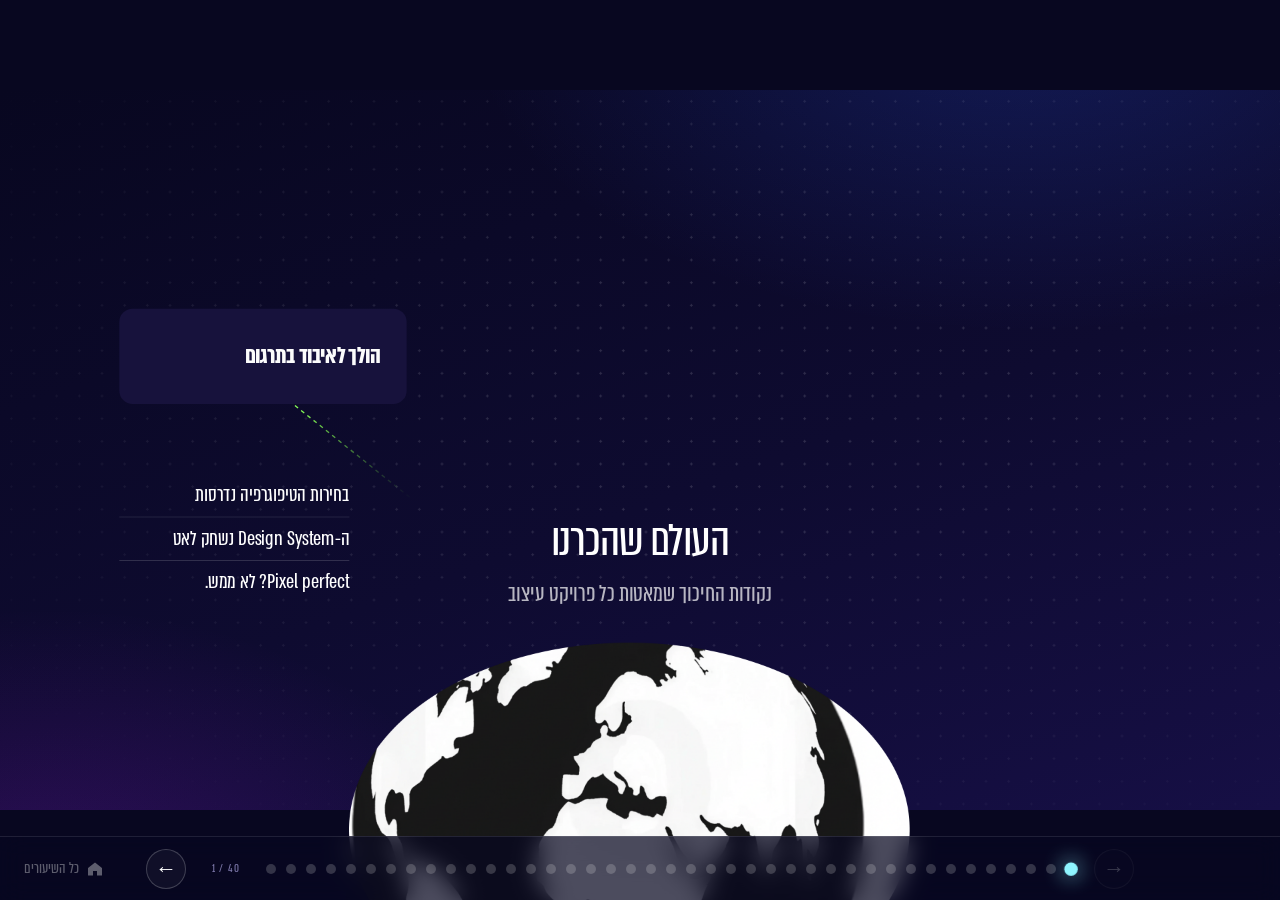
<file: the-shift.html>
<!DOCTYPE html>
<html lang="he" dir="rtl">
<head>
  <meta charset="UTF-8" />
  <meta name="viewport" content="width=device-width, initial-scale=1.0" />
  <title>מעיצוב לקוד — D2C × UXTRA</title>
  <link rel="preconnect" href="https://fonts.googleapis.com" />
  <link rel="preconnect" href="https://fonts.gstatic.com" crossorigin />
  <link href="https://fonts.googleapis.com/css2?family=Fira+Code:wght@400;500&display=swap" rel="stylesheet" />
  <link href="https://fonts.googleapis.com/css2?family=IBM+Plex+Mono:wght@400;500;600&family=Instrument+Serif:ital@0;1&display=swap" rel="stylesheet" />
  <style>
    /* ── Almoni Tzar (Hebrew condensed display + body) ── */
    @font-face { font-family:'Almoni Tzar'; src:url('fonts/almoni-tzar-light-aaa.otf') format('opentype'); font-weight:300; font-style:normal; }
    @font-face { font-family:'Almoni Tzar'; src:url('fonts/almoni-tzar-regular-aaa.otf') format('opentype'); font-weight:400; font-style:normal; }
    @font-face { font-family:'Almoni Tzar'; src:url('fonts/almoni-tzar-medium-aaa.otf') format('opentype'); font-weight:500; font-style:normal; }
    @font-face { font-family:'Almoni Tzar'; src:url('fonts/almoni-tzar-demibold-aaa.otf') format('opentype'); font-weight:600; font-style:normal; }
    @font-face { font-family:'Almoni Tzar'; src:url('fonts/almoni-tzar-bold-aaa.otf') format('opentype'); font-weight:700; font-style:normal; }
    @font-face { font-family:'Almoni Tzar'; src:url('fonts/almoni-tzar-ultrabold-aaa.otf') format('opentype'); font-weight:900; font-style:normal; }

    /* ── Design tokens (D2C × UXTRA / torq visual language) ── */
    :root{
      --bg-0:#080720; --bg-1:#0e0b30; --bg-2:#160f45;
      --blue:#2f5cff; --blue-bright:#4d7bff; --cyan:#8ff5ff;
      --magenta:#ff27a8; --violet:#a618e9; --green:#00d084;
      --ink:#ffffff; --ink-soft:#c8c4ec; --ink-mute:#7b76a8;
      --line:rgba(255,255,255,.10); --dot:rgba(255,255,255,.16);
    }

    /* ── Reset ── */
    *, *::before, *::after { margin: 0; padding: 0; box-sizing: border-box; }

    html, body {
      background: var(--bg-0);
      color: var(--ink);
      font-family: 'Almoni Tzar', sans-serif;
      -webkit-font-smoothing: antialiased;
      overflow: hidden;
      height: 100vh;
      width: 100vw;
    }

    /* ── Slide system ── */
    .slides-container {
      position: relative;
      width: 100%;
      height: 100%;
    }

    .slide {
      position: absolute;
      inset: 0;
      opacity: 0;
      pointer-events: none;
      transition: opacity 0.5s ease;
      overflow: hidden;
    }

    .slide.active {
      opacity: 1;
      pointer-events: auto;
    }

    /* ── Scaling wrapper — design is 1920x1080 ── */
    .slide-inner {
      position: absolute;
      width: 1920px;
      height: 1080px;
      top: 50%;
      left: 50%;
      transform-origin: center center;
      background:
        radial-gradient(1400px 820px at 80% -12%, rgba(47,92,255,.22), transparent 60%),
        radial-gradient(1100px 720px at 4% 112%, rgba(166,24,233,.20), transparent 60%),
        linear-gradient(160deg, var(--bg-0), var(--bg-1) 55%, var(--bg-2));
    }

    /* dot-grid texture with rounded radial fade */
    .slide-inner::before{
      content:""; position:absolute; inset:0; pointer-events:none; z-index:0;
      background-image:radial-gradient(circle, var(--dot) 1.6px, transparent 1.7px);
      background-size:34px 34px;
      -webkit-mask-image:radial-gradient(80% 82% at 60% 42%, #000 24%, rgba(0,0,0,.5) 58%, transparent 92%);
              mask-image:radial-gradient(80% 82% at 60% 42%, #000 24%, rgba(0,0,0,.5) 58%, transparent 92%);
      opacity:.85;
    }
    /* keep authored content above the dot-grid */
    .slide-inner > * { position: relative; z-index: 1; }

    /* ═══════════════════════════════════════
       SLIDE 1 — Hero (from Figma)
    ═══════════════════════════════════════ */

    /* Grid background */
    .s1-grid {
      position: absolute;
      top: -242px;
      left: 158px;
      width: 1564px;
      height: 1573px;
      pointer-events: none;
      opacity: 0.7;
    }

    .s1-grid img {
      width: 100%;
      height: 100%;
      display: block;
    }

    /* Title block — centered */
    .s1-title-block {
      position: absolute;
      width: 429px;
      height: 423px;
      left: calc(50% - 20.5px);
      top: calc(50% - 211.5px);
      transform: translate(-50%, -50%);
    }

    .s1-title-group {
      position: absolute;
      left: 1.24px;
      top: 0;
      width: 444px;
      height: 423px;
    }

    /* "DESIGN" shadow text (yellow) */
    .s1-design-shadow {
      position: absolute;
      left: 7.42px;
      top: 0;
      font-family: 'Almoni Tzar', sans-serif;
      font-size: 148.8px;
      text-transform: uppercase;
      color: #4d7bff;
      line-height: 1;
      white-space: nowrap;
    }

    /* "DESIGN" main text (white) */
    .s1-design {
      position: absolute;
      left: 11.13px;
      top: 3.71px;
      font-family: 'Almoni Tzar', sans-serif;
      font-size: 148.8px;
      text-transform: uppercase;
      color: #fff;
      line-height: 1;
      white-space: nowrap;
    }

    /* Triangle shape */
    .s1-triangle {
      position: absolute;
      left: 91px;
      top: 126px;
      width: 254px;
      height: 256px;
      display: flex;
      align-items: center;
      justify-content: center;
    }

    .s1-triangle-inner {
      width: 254px;
      height: 256px;
      position: relative;
      transform: rotate(180deg);
    }

    .s1-triangle-mask {
      position: absolute;
      inset: 0;
      overflow: hidden;
    }

    .s1-triangle-mask img {
      width: 100%;
      height: 100%;
      display: block;
    }

    .s1-triangle-gradient {
      position: absolute;
      inset: 0;
      overflow: hidden;
    }

    .s1-triangle-gradient img {
      width: 100%;
      height: 100%;
      display: block;
    }

    .s1-triangle-noise {
      position: absolute;
      inset: 0;
      mix-blend-mode: overlay;
      opacity: 0.8;
    }

    .s1-noise-1 {
      position: absolute;
      inset: 0;
      background-size: 307px 307px;
      background-position: top left;
      opacity: 0.6;
      pointer-events: none;
    }

    .s1-noise-2 {
      position: absolute;
      inset: 0;
      background-size: 410px 410px;
      background-position: top left;
      mix-blend-mode: overlay;
      opacity: 0.7;
      pointer-events: none;
    }

    /* "CODE" shadow text (pink) */
    .s1-code-shadow {
      position: absolute;
      left: 4.95px;
      top: 202.6px;
      font-family: 'Almoni Tzar', sans-serif;
      font-size: 220.8px;
      text-transform: uppercase;
      color: #ff27a8;
      line-height: 1;
    }

    /* "CODE" main text (white) */
    .s1-code {
      position: absolute;
      left: 1.24px;
      top: 198.89px;
      font-family: 'Almoni Tzar', sans-serif;
      font-size: 220.8px;
      text-transform: uppercase;
      color: #fff;
      line-height: 1;
    }

    /* "T0" text */
    .s1-to {
      position: absolute;
      left: 147px;
      top: 105px;
      width: 149px;
      height: 149px;
      display: flex;
      align-items: center;
      justify-content: center;
      font-family: 'Almoni Tzar', sans-serif;
      font-style: italic;
      font-size: 148.8px;
      text-transform: uppercase;
      color: #ff27a8;
      text-align: center;
      line-height: 1;
    }

    /* Subtitle */
    .s1-subtitle {
      position: absolute;
      left: 50%;
      top: 579px;
      transform: translate(-50%, -50%);
      width: 725px;
      font-family: 'Almoni Tzar', sans-serif;
      font-size: 38.4px;
      color: #fff;
      text-align: center;
      line-height: 1.1;
    }

    /* Profiles section */
    .s1-profiles {
      position: absolute;
      left: 50%;
      top: 723px;
      transform: translateX(-50%);
      display: flex;
      gap: 40px;
      align-items: center;
    }

    .s1-profile-card {
      display: flex;
      align-items: center;
      position: relative;
      padding-right: 100px;
    }

    .s1-profile-bg {
      background: #17123c;
      border-radius: 20px;
      width: 315px;
      height: 114px;
      display: flex;
      align-items: center;
      padding: 20px 24px;
      margin-right: -100px;
      position: relative;
      z-index: 1;
    }

    .s1-profile-info {
      display: flex;
      flex-direction: column;
    }

    .s1-profile-name {
      font-family: 'Almoni Tzar', sans-serif;
      font-weight: 400;
      font-size: 48px;
      text-transform: uppercase;
      color: #fff;
      letter-spacing: 2px;
      line-height: 1.2;
    }

    .s1-profile-last {
      font-family: 'Almoni Tzar', sans-serif;
      font-size: 24px;
      color: #fff;
      line-height: 1.1;
    }

    .s1-avatar {
      width: 159px;
      height: 159px;
      border-radius: 50%;
      overflow: hidden;
      position: relative;
      z-index: 2;
      margin-right: -100px;
      flex-shrink: 0;
    }

    .s1-avatar img {
      position: absolute;
      display: block;
    }

    .s1-avatar-daniel img {
      width: 136.61%;
      height: 136.61%;
      left: -19.63%;
      top: -14.76%;
    }

    .s1-avatar-hani {
      background: #221a4d;
    }

    .s1-avatar-hani img {
      width: 117%;
      height: 171.6%;
      left: -13.13%;
      top: -8.7%;
    }

    /* ═══════════════════════════════════════
       SLIDE 2 — "The World We Knew" (from Figma)
    ═══════════════════════════════════════ */

    /* Globe image */
    .s2-globe {
      position: absolute;
      left: calc(50% - 16.5px);
      top: 829px;
      width: 841px;
      height: 561px;
      transform: translateX(-50%);
      z-index: 1;
    }

    .s2-globe img {
      width: 100%;
      height: 100%;
      display: block;
    }

    /* Title + subtitle block */
    .s2-text-block {
      position: absolute;
      left: 50%;
      top: 634px;
      transform: translateX(-50%);
      width: 676px;
      display: flex;
      flex-direction: column;
      gap: 16px;
      z-index: 3;
    }

    .s2-text-block h2 {
      font-family: 'Almoni Tzar', sans-serif;
      font-weight: 400;
      font-size: 78px;
      text-transform: uppercase;
      color: #fff;
      letter-spacing: -1.44px;
      line-height: 1.1;
      text-align: center;
    }

    .s2-text-block p {
      font-family: 'Almoni Tzar', sans-serif;
      font-size: 38.4px;
      color: #fff;
      opacity: 0.7;
      text-align: center;
      line-height: 1.1;
    }

    /* Card */
    .s2-card {
      position: absolute;
      left: 179px;
      top: 328px;
      width: 431px;
      height: 143px;
      background: #17123c;
      border-radius: 20px;
      display: flex;
      flex-direction: column;
      justify-content: center;
      padding: 40px;
      z-index: 5;
    }

    .s2-card h3 {
      font-family: 'Almoni Tzar', sans-serif;
      font-weight: 700;
      font-size: 38.4px;
      color: #fcfcfc;
      text-transform: capitalize;
      letter-spacing: -0.64px;
      line-height: 1.1;
    }

    /* Connector arrow */
    .s2-connector {
      position: absolute;
      left: 440px;
      top: 471px;
      width: 203px;
      height: 163px;
      z-index: 4;
      transform: scaleY(-1) rotate(180deg);
    }

    .s2-connector img {
      width: 100%;
      height: 100%;
      display: block;
    }

    /* Bullet list */
    .s2-bullets {
      position: absolute;
      left: 179px;
      top: 576px;
      width: 345px;
      list-style: none;
      border-radius: 12px;
      z-index: 5;
    }

    .s2-bullets li {
      font-family: 'Almoni Tzar', sans-serif;
      font-size: 33.6px;
      color: #fff;
      height: 65px;
      display: flex;
      align-items: center;
      border-bottom: 1px solid rgba(255,255,255,0.2);
      line-height: 1.1;
    }

    .s2-bullets li:last-child {
      border-bottom: none;
    }

    /* ═══════════════════════════════════════
       SLIDE 3 — "The World We Knew" + Endless Iterations (from Figma)
    ═══════════════════════════════════════ */

    /* Reuse globe, title from s2 positions */
    .s3-globe { position: absolute; left: calc(50% - 16.5px); top: 829px; width: 841px; height: 561px; transform: translateX(-50%); z-index: 1; }
    .s3-globe img { width: 100%; height: 100%; display: block; }

    .s3-text-block { position: absolute; left: 50%; top: 634px; transform: translateX(-50%); width: 676px; display: flex; flex-direction: column; gap: 16px; z-index: 3; }
    .s3-text-block h2 { font-family: 'Almoni Tzar', sans-serif; font-weight: 400; font-size: 78px; text-transform: uppercase; color: #fff; letter-spacing: -1.44px; line-height: 1.1; text-align: center; }
    .s3-text-block p { font-family: 'Almoni Tzar', sans-serif; font-size: 38.4px; color: #fff; opacity: 0.7; text-align: center; line-height: 1.1; }

    /* Card 1 — faded */
    .s3-card1 { position: absolute; left: 179px; top: 328px; width: 431px; height: 143px; background: #17123c; border-radius: 20px; display: flex; flex-direction: column; justify-content: center; padding: 40px; z-index: 5; opacity: 0.3; }
    .s3-card1 h3 { font-family: 'Almoni Tzar', sans-serif; font-weight: 700; font-size: 38.4px; color: #fcfcfc; text-transform: capitalize; letter-spacing: -0.64px; line-height: 1.1; }

    .s3-connector1 { position: absolute; left: 440px; top: 471px; width: 203px; height: 163px; z-index: 4; transform: scaleY(-1) rotate(180deg); opacity: 0.3; }
    .s3-connector1 img { width: 100%; height: 100%; display: block; }

    .s3-bullets1 { position: absolute; left: 179px; top: 576px; width: 345px; list-style: none; border-radius: 12px; z-index: 5; opacity: 0.3; }
    .s3-bullets1 li { font-family: 'Almoni Tzar', sans-serif; font-size: 33.6px; color: #fff; height: 65px; display: flex; align-items: center; border-bottom: 1px solid rgba(255,255,255,0.2); line-height: 1.1; }
    .s3-bullets1 li:last-child { border-bottom: none; }

    /* Card 2 — active */
    .s3-card2 { position: absolute; left: 728px; top: 168px; width: 431px; height: 143px; background: #17123c; border-radius: 20px; display: flex; flex-direction: column; justify-content: center; padding: 40px; z-index: 5; }
    .s3-card2 h3 { font-family: 'Almoni Tzar', sans-serif; font-weight: 700; font-size: 38.4px; color: #fcfcfc; text-transform: capitalize; letter-spacing: -0.64px; line-height: 1.1; }

    .s3-connector2 { position: absolute; left: 946px; top: 310.5px; width: 86px; height: 281.5px; z-index: 4; transform: scaleY(-1) rotate(180deg); }
    .s3-connector2 img { width: 100%; height: 100%; display: block; }

    .s3-bullets2 { position: absolute; left: 1069px; top: 374px; width: 500px; list-style: none; border-radius: 12px; z-index: 5; }
    .s3-bullets2 li { font-family: 'Almoni Tzar', sans-serif; font-size: 38.4px; color: #fff; height: 65px; display: flex; align-items: center; border-bottom: 1px solid rgba(255,255,255,0.2); line-height: 1.1; white-space: nowrap; }
    .s3-bullets2 li:last-child { border-bottom: none; }

    /* ═══════════════════════════════════════
       SLIDE 4 — "The World We Knew" + Lost In Translation (from Figma)
    ═══════════════════════════════════════ */

    .s4-globe { position: absolute; left: calc(50% - 16.5px); top: 829px; width: 841px; height: 561px; transform: translateX(-50%); z-index: 1; }
    .s4-globe img { width: 100%; height: 100%; display: block; }

    .s4-text-block { position: absolute; left: 50%; top: 634px; transform: translateX(-50%); width: 676px; display: flex; flex-direction: column; gap: 16px; z-index: 3; }
    .s4-text-block h2 { font-family: 'Almoni Tzar', sans-serif; font-weight: 400; font-size: 78px; text-transform: uppercase; color: #fff; letter-spacing: -1.44px; line-height: 1.1; text-align: center; }
    .s4-text-block p { font-family: 'Almoni Tzar', sans-serif; font-size: 38.4px; color: #fff; opacity: 0.7; text-align: center; line-height: 1.1; }

    /* Card 1 — faded */
    .s4-card1 { position: absolute; left: 179px; top: 328px; width: 431px; height: 143px; background: #17123c; border-radius: 20px; display: flex; flex-direction: column; justify-content: center; padding: 40px; z-index: 5; opacity: 0.3; }
    .s4-card1 h3 { font-family: 'Almoni Tzar', sans-serif; font-weight: 700; font-size: 38.4px; color: #fcfcfc; text-transform: capitalize; letter-spacing: -0.64px; line-height: 1.1; }

    .s4-connector1 { position: absolute; left: 440px; top: 471px; width: 203px; height: 163px; z-index: 4; transform: scaleY(-1) rotate(180deg); opacity: 0.3; }
    .s4-connector1 img { width: 100%; height: 100%; display: block; }

    /* Card 2 — faded */
    .s4-card2 { position: absolute; left: 728px; top: 168px; width: 431px; height: 143px; background: #17123c; border-radius: 20px; display: flex; flex-direction: column; justify-content: center; padding: 40px; z-index: 5; opacity: 0.3; }
    .s4-card2 h3 { font-family: 'Almoni Tzar', sans-serif; font-weight: 700; font-size: 38.4px; color: #fcfcfc; text-transform: capitalize; letter-spacing: -0.64px; line-height: 1.1; }

    .s4-connector2 { position: absolute; left: 946px; top: 310.5px; width: 86px; height: 281.5px; z-index: 4; transform: scaleY(-1) rotate(180deg); opacity: 0.3; }
    .s4-connector2 img { width: 100%; height: 100%; display: block; }

    /* Card 3 — active */
    .s4-card3 { position: absolute; left: 1383px; top: 323px; width: 431px; height: 143px; background: #17123c; border-radius: 20px; display: flex; flex-direction: column; justify-content: center; padding: 40px; z-index: 5; }
    .s4-card3 h3 { font-family: 'Almoni Tzar', sans-serif; font-weight: 700; font-size: 38.4px; color: #fcfcfc; text-transform: capitalize; letter-spacing: -0.64px; line-height: 1.1; }

    .s4-connector3 { position: absolute; left: 1317px; top: 466px; width: 168px; height: 162px; z-index: 4; transform: scaleY(-1) rotate(180deg); }
    .s4-connector3 img { width: 100%; height: 100%; display: block; }

    .s4-bullets3 { position: absolute; left: 1521px; top: 518px; width: 399px; list-style: none; border-radius: 12px; z-index: 5; }
    .s4-bullets3 li { font-family: 'Almoni Tzar', sans-serif; font-size: 38.4px; color: #fff; height: 65px; display: flex; align-items: center; border-bottom: 1px solid rgba(255,255,255,0.2); line-height: 1.1; }
    .s4-bullets3 li:last-child { border-bottom: none; }

    /* ═══════════════════════════════════════
       SLIDE 5 — "The World We're Building" (from Figma)
    ═══════════════════════════════════════ */

    .s5-grid { position: absolute; top: -242px; left: 158px; width: 1564px; height: 1573px; pointer-events: none; opacity: 0.7; }
    .s5-grid img { width: 100%; height: 100%; display: block; }

    /* Big cool shape — top center */
    .s5-shape-big {
      position: absolute;
      left: 540px;
      top: -80px;
      width: 514px;
      height: 514px;
      display: flex;
      align-items: center;
      justify-content: center;
      z-index: 2;
    }
    .s5-shape-big img {
      width: 376px;
      height: 376px;
      transform: rotate(30deg);
    }

    /* Small cool shape — bottom center */
    .s5-shape-small {
      position: absolute;
      left: 1079px;
      top: 854px;
      width: 123px;
      height: 123px;
      display: flex;
      align-items: center;
      justify-content: center;
      z-index: 6;
    }
    .s5-shape-small img {
      width: 110px;
      height: 110px;
      transform: rotate(7.33deg);
      filter: blur(4px);
    }

    /* Center text */
    .s5-center-text {
      position: absolute;
      left: 50%;
      top: 50%;
      transform: translate(calc(-50% + 0.5px), calc(-50% + 0.5px));
      width: 901px;
      display: flex;
      flex-direction: column;
      align-items: center;
      gap: 16px;
      z-index: 5;
    }

    .s5-label {
      font-family: 'Almoni Tzar', sans-serif;
      font-weight: 400;
      font-size: 24px;
      text-transform: capitalize;
      letter-spacing: 2px;
      color: #fff;
      text-align: center;
      line-height: 1.1;
    }

    .s5-title {
      font-family: 'Almoni Tzar', sans-serif;
      font-weight: 400;
      font-size: 78px;
      text-transform: uppercase;
      color: #fff;
      letter-spacing: -1.44px;
      line-height: 1.1;
      width: 100%;
      white-space: nowrap;
      text-align: center;
    }

    /* White cards */
    .s5-card {
      position: absolute;
      background: #fff;
      border-radius: 20px;
      width: 431px;
      height: 143px;
      display: flex;
      flex-direction: column;
      align-items: center;
      justify-content: center;
      gap: 10px;
      padding: 44px 91px;
      text-transform: capitalize;
      white-space: nowrap;
      z-index: 5;
    }

    .s5-card h3 {
      font-family: 'Almoni Tzar', sans-serif;
      font-weight: 700;
      font-size: 38.4px;
      color: #140101;
      letter-spacing: -0.64px;
      line-height: 1.1;
    }

    .s5-card p {
      font-family: 'Almoni Tzar', sans-serif;
      font-weight: 400;
      font-size: 28.8px;
      color: #140101;
      letter-spacing: -0.48px;
      line-height: 1.1;
    }

    .s5-card-1 { left: 46px; top: 293px; }
    .s5-card-2 { left: 375px; top: 808px; }
    .s5-card-3 { left: 1291px; top: 176px; }

    /* Connectors */
    .s5-conn-1 { position: absolute; left: 307px; top: 436px; width: 203px; height: 163px; z-index: 4; transform: scaleY(-1) rotate(180deg); }
    .s5-conn-1 img { width: 100%; height: 100%; display: block; }

    .s5-conn-2 { position: absolute; left: 698px; top: 643px; width: 203px; height: 163px; z-index: 4; transform: rotate(180deg); }
    .s5-conn-2 img { width: 100%; height: 100%; display: block; }

    .s5-conn-3 { position: absolute; left: 1304px; top: 319px; width: 203px; height: 163px; z-index: 4; }
    .s5-conn-3 img { width: 100%; height: 100%; display: block; }

    /* Planet ring — bottom right */
    .s5-planet {
      position: absolute;
      left: calc(50% + 691.5px);
      top: 670px;
      width: 1123px;
      height: 887px;
      transform: translateX(-50%);
      z-index: 1;
    }
    .s5-planet img { width: 100%; height: 100%; display: block; }

    /* ═══════════════════════════════════════
       SLIDES 8-9 — Toys vs Tools (from Figma)
    ═══════════════════════════════════════ */

    /* Left side — Toys */
    .s8-left {
      position: absolute;
      left: 120px;
      top: 422px;
      display: flex;
      flex-direction: column;
      gap: 40px;
      align-items: flex-start;
    }

    .s8-left-title {
      font-family: 'Almoni Tzar', sans-serif;
      font-weight: 400;
      font-size: 60px;
      text-transform: uppercase;
      color: #fff;
      letter-spacing: -1.12px;
      line-height: 1.1;
      white-space: nowrap;
    }

    .s8-toy-cards {
      display: flex;
      flex-direction: column;
      gap: 20px;
    }

    .s8-toy-card {
      width: 373px;
      height: 132px;
      border-radius: 20px;
      overflow: hidden;
      display: flex;
      align-items: center;
      justify-content: center;
    }

    .s8-toy-card img {
      width: 100%;
      height: 100%;
      object-fit: cover;
      display: block;
    }

    .s8-toy-card-dark {
      background: #110d2e;
      padding: 25px 28px;
    }

    .s8-toy-card-dark img {
      width: auto;
      height: 82px;
      object-fit: contain;
    }

    /* Right side — Tools */
    .s8-right {
      position: absolute;
      left: 1034px;
      top: 120px;
      width: 766px;
      display: flex;
      flex-direction: column;
      align-items: center;
      gap: 40px;
    }

    .s8-right-header {
      display: flex;
      flex-direction: column;
      align-items: center;
      gap: 8px;
      width: 100%;
    }

    .s8-right-label {
      font-family: 'Almoni Tzar', sans-serif;
      font-weight: 400;
      font-size: 24px;
      text-transform: capitalize;
      letter-spacing: 2px;
      color: #00d084;
      text-align: center;
      line-height: 1.1;
    }

    .s8-right-title {
      font-family: 'Almoni Tzar', sans-serif;
      font-weight: 400;
      font-size: 60px;
      text-transform: uppercase;
      color: #fff;
      letter-spacing: -1.12px;
      line-height: 1.1;
      white-space: nowrap;
    }

    .s8-tool-cards {
      display: flex;
      flex-direction: column;
      gap: 20px;
    }

    .s8-tool-card {
      width: 373px;
      height: 132px;
      background: #fff;
      border-radius: 20px;
      display: flex;
      align-items: center;
      justify-content: center;
      padding: 25px 28px;
      overflow: hidden;
      position: relative;
    }

    .s8-tool-card img {
      max-width: 100%;
      max-height: 82px;
      object-fit: contain;
    }

    /* Cursor logo — clean cube icon */
    .s8-tool-card-cursor {
      padding: 24px 28px;
    }
    .s8-tool-card-cursor img {
      max-height: 84px;
    }

    /* Claude Code logo — rounded icon */
    .s8-tool-card-claude {
      padding: 22px 28px;
    }
    .s8-tool-card-claude img {
      max-height: 88px;
      border-radius: 16px;
    }

    /* GitHub logo — octocat + text, ensure fully visible */
    .s8-tool-card-github {
      padding: 28px 50px;
    }
    .s8-tool-card-github img {
      max-height: 76px;
      max-width: 100%;
      width: auto;
    }

    /* ═══════════════════════════════════════
       SLIDE 10 — Lovable Screenshot + Pain Points
    ═══════════════════════════════════════ */

    .s10-screenshot {
      position: absolute;
      left: 76px;
      top: 50%;
      transform: translateY(calc(-50% + 0.5px));
      width: 1094px;
      height: 709px;
      overflow: hidden;
      border-radius: 12px;
    }

    .s10-screenshot img {
      position: absolute;
      width: 108.1%;
      height: 104.24%;
      left: -4.01%;
      top: -2.06%;
      display: block;
    }

    .s10-right {
      position: absolute;
      left: 1290px;
      top: 325px;
      width: 512px;
      display: flex;
      flex-direction: column;
      gap: 40px;
      align-items: flex-start;
    }

    .s10-shape {
      width: 158px;
      height: 158px;
      transform: rotate(180deg);
    }

    .s10-shape img {
      width: 100%;
      height: 100%;
      display: block;
    }

    .s10-pain-points {
      display: flex;
      flex-direction: column;
      gap: 16px;
      width: 100%;
    }

    .s10-pain-points p {
      font-family: 'Almoni Tzar', sans-serif;
      font-weight: 400;
      font-size: 52.8px;
      color: #fff;
      text-transform: capitalize;
      line-height: 1.1;
    }

    /* ═══════════════════════════════════════
       SLIDE 11 — Restricted (from Figma)
    ═══════════════════════════════════════ */

    /* Faded screenshot */
    .s11-screenshot {
      position: absolute;
      left: 76px;
      top: 50%;
      transform: translateY(calc(-50% + 0.5px));
      width: 1094px;
      height: 709px;
      overflow: hidden;
      border-radius: 12px;
      opacity: 0.2;
    }

    .s11-screenshot img {
      position: absolute;
      width: 108.1%;
      height: 104.24%;
      left: -4.01%;
      top: -2.06%;
      display: block;
    }

    /* Diagonal strikethrough line */
    .s11-strikethrough {
      position: absolute;
      left: 95px;
      top: 228px;
      width: 1062.5px;
      height: 641.5px;
      z-index: 2;
    }

    .s11-strikethrough img {
      width: 100%;
      height: 100%;
      display: block;
    }

    /* RESTRICTED text */
    .s11-restricted {
      position: absolute;
      left: 607px;
      top: 548px;
      transform: translate(-50%, -50%);
      width: 766px;
      font-family: 'Almoni Tzar', sans-serif;
      font-weight: 400;
      font-size: 67.2px;
      text-transform: uppercase;
      color: #ff476a;
      text-align: center;
      letter-spacing: -1.12px;
      line-height: 1.1;
      z-index: 3;
    }

    /* Reuse right side from s10 */
    .s11-right {
      position: absolute;
      left: 1288px;
      top: 325px;
      width: 512px;
      display: flex;
      flex-direction: column;
      gap: 40px;
      align-items: flex-start;
    }

    /* ═══════════════════════════════════════
       SLIDE 12 — Cursor IDE + GitHub Card (from Figma)
    ═══════════════════════════════════════ */

    /* Main Cursor IDE card */
    .s12-cursor-card {
      position: absolute;
      left: 125px;
      top: 428px;
      width: 968px;
      height: 463px;
      background: #110d2e;
      border-radius: 23px;
      padding: 21px 0 0 0;
      display: flex;
      flex-direction: column;
      overflow: hidden;
      z-index: 5;
    }

    .s12-cursor-header {
      display: flex;
      align-items: flex-end;
      justify-content: space-between;
      padding: 0 20px;
      width: 100%;
    }

    .s12-cursor-header-left {
      display: flex;
      align-items: center;
      gap: 18px;
    }

    .s12-cursor-icon {
      width: 58px;
      height: 55px;
      flex-shrink: 0;
    }

    .s12-cursor-icon img {
      width: 100%;
      height: 100%;
      object-fit: cover;
    }

    .s12-cursor-title {
      font-family: 'Almoni Tzar', sans-serif;
      font-weight: 400;
      font-size: 33.6px;
      color: #fff;
      text-transform: capitalize;
      line-height: 1.1;
    }

    .s12-avatars {
      display: flex;
      align-items: center;
      padding-right: 9px;
    }

    .s12-avatar {
      width: 47px;
      height: 47px;
      border-radius: 50%;
      overflow: hidden;
      margin-right: -9px;
      flex-shrink: 0;
    }

    .s12-avatar img {
      width: 110%;
      height: 110%;
      object-fit: cover;
      margin: -5%;
    }

    .s12-cursor-divider {
      width: 100%;
      height: 1px;
      margin-top: 24px;
    }

    .s12-cursor-divider img {
      width: 100%;
      height: 100%;
      display: block;
    }

    /* Screenshot in bottom of card */
    .s12-cursor-screenshot {
      position: absolute;
      left: 125px;
      top: 527px;
      width: 968px;
      height: 361px;
      overflow: hidden;
      border-radius: 0 0 27px 27px;
      z-index: 6;
    }

    .s12-cursor-screenshot img {
      position: absolute;
      width: 100%;
      height: 100.83%;
      left: 0;
      top: -0.04%;
      display: block;
    }

    /* GitHub card */
    .s12-github-card {
      position: absolute;
      left: 862px;
      top: 211px;
      width: 363px;
      height: 414px;
      background: #221a4d;
      border-radius: 20px;
      padding: 20px 16px;
      z-index: 2;
      overflow: hidden;
    }

    .s12-github-logo {
      width: 36px;
      height: 42px;
      overflow: hidden;
    }

    .s12-github-logo img {
      width: 246%;
      height: 105%;
      position: relative;
      left: -135%;
      top: -3%;
    }

    .s12-github-branch {
      position: absolute;
      left: 889px;
      top: 327px;
      width: 67px;
      height: 275px;
      z-index: 3;
    }

    .s12-github-branch img {
      width: 100%;
      height: 100%;
      display: block;
    }

    /* Gray pill elements inside github card */
    .s12-gh-pill {
      position: absolute;
      height: 16px;
      background: #494747;
      border-radius: 100px;
    }

    .s12-gh-pill-1 { left: 104px; top: 109px; width: 54px; }
    .s12-gh-pill-2 { left: 101px; top: 166px; width: 30px; }
    .s12-gh-pill-3 { left: 101px; top: 223px; width: 30px; }

    .s12-github-divider {
      position: absolute;
      left: 0;
      top: 74px;
      width: 100%;
      height: 1px;
    }

    .s12-github-divider img {
      width: 100%;
      height: 100%;
      display: block;
    }

    /* Right side — benefits */
    .s12-right {
      position: absolute;
      left: 1357px;
      top: 389px;
      display: flex;
      flex-direction: column;
      gap: 40px;
      align-items: flex-start;
    }

    .s12-benefits {
      display: flex;
      flex-direction: column;
      gap: 16px;
    }

    .s12-benefits p {
      font-family: 'Almoni Tzar', sans-serif;
      font-weight: 400;
      font-size: 52.8px;
      color: #fff;
      text-transform: capitalize;
      line-height: 1.1;
    }

    /* ═══════════════════════════════════════
       SLIDES 13-16 — The Unfair Advantage (from Figma)
    ═══════════════════════════════════════ */

    .s13-bg {
      position: absolute;
      inset: 0;
      background: transparent;
    }

    /* Center text */
    .s13-center {
      position: absolute;
      left: 50%;
      top: 50%;
      transform: translate(-50%, -50%);
      display: flex;
      flex-direction: column;
      align-items: center;
      gap: 8px;
      z-index: 2;
    }

    .s13-label {
      font-family: 'Almoni Tzar', sans-serif;
      font-weight: 400;
      font-size: 24px;
      text-transform: capitalize;
      letter-spacing: 2px;
      color: #00d084;
      text-align: center;
      line-height: 1.1;
    }

    .s13-title {
      font-family: 'Almoni Tzar', sans-serif;
      font-weight: 400;
      font-size: 86.4px;
      text-transform: uppercase;
      color: #fff;
      text-align: center;
      letter-spacing: -1.6px;
      line-height: 1.1;
      width: 930px;
    }

    /* White cards */
    .s13-card {
      position: absolute;
      background: #fff;
      border-radius: 20px;
      width: 431px;
      height: 143px;
      display: flex;
      flex-direction: column;
      align-items: center;
      justify-content: center;
      gap: 10px;
      padding: 44px 91px;
      text-transform: capitalize;
      white-space: nowrap;
      z-index: 3;
    }

    .s13-card h3 {
      font-family: 'Almoni Tzar', sans-serif;
      font-weight: 700;
      font-size: 38.4px;
      color: #140101;
      letter-spacing: -0.64px;
      line-height: 1.1;
    }

    .s13-card p {
      font-family: 'Almoni Tzar', sans-serif;
      font-weight: 400;
      font-size: 28.8px;
      color: #140101;
      letter-spacing: -0.48px;
      line-height: 1.1;
    }

    /* Card positions */
    .s13-card-1 { left: 260px; top: 137px; }
    .s13-card-2 { left: 1209px; top: 78px; }
    .s13-card-3 { left: 96px; top: 705px; }
    .s13-card-4 { left: 1338px; top: 769px; }

    /* Connectors */
    .s13-conn { position: absolute; width: 203px; height: 163px; z-index: 2; }
    .s13-conn img { width: 100%; height: 100%; display: block; }

    .s13-conn-1 { left: 427px; top: 285px; transform: scaleY(-1) rotate(180deg); }
    .s13-conn-2 { left: 1239px; top: 221px; }
    .s13-conn-3 { left: 419px; top: 540px; transform: rotate(180deg); }
    .s13-conn-4 { left: 1334px; top: 606px; transform: scaleY(-1); }

    /* ═══════════════════════════════════════
       SLIDE 17 — The Gap (from Figma)
    ═══════════════════════════════════════ */

    .s17-center {
      position: absolute;
      left: 50%;
      top: 50%;
      transform: translate(-50%, -50%);
      display: flex;
      flex-direction: column;
      align-items: center;
      gap: 8px;
      z-index: 2;
    }

    .s17-label {
      font-family: 'Almoni Tzar', sans-serif;
      font-weight: 400;
      font-size: 24px;
      text-transform: capitalize;
      letter-spacing: 2px;
      color: #00d084;
      text-align: center;
      line-height: 1.1;
    }

    .s17-title {
      font-family: 'Almoni Tzar', sans-serif;
      font-weight: 400;
      font-size: 86.4px;
      text-transform: uppercase;
      color: #fff;
      text-align: center;
      letter-spacing: -1.6px;
      line-height: 1.1;
      width: 1082px;
    }

    .s17-line-top {
      position: absolute;
      left: calc(50% + 0.5px);
      top: 49px;
      width: 15px;
      height: 354px;
      transform: translateX(-50%);
      z-index: 1;
    }

    .s17-line-bottom {
      position: absolute;
      left: calc(50% + 0.5px);
      top: 677px;
      width: 15px;
      height: 354px;
      transform: translateX(-50%);
      z-index: 1;
    }

    .s17-line-top img,
    .s17-line-bottom img {
      width: 100%;
      height: 100%;
      display: block;
    }

    /* ═══════════════════════════════════════
       SLIDE 18 — The Gap + Subtitle (animated)
    ═══════════════════════════════════════ */

    /* Subtitle that fades in */
    .s18-subtitle {
      position: absolute;
      left: 50%;
      top: 711.5px;
      transform: translate(-50%, -50%);
      width: 676px;
      font-family: 'Almoni Tzar', sans-serif;
      font-weight: 400;
      font-size: 38.4px;
      color: #fff;
      opacity: 0;
      text-align: center;
      line-height: 1.1;
      z-index: 2;
      transition: opacity 0.8s ease 0.2s, transform 0.8s ease 0.2s;
      transform: translate(-50%, calc(-50% + 20px));
    }

    .slide.active .s18-subtitle {
      opacity: 0.7;
      transform: translate(-50%, -50%);
    }

    /* Bottom line that shrinks and moves down */
    .s18-line-bottom {
      position: absolute;
      left: calc(50% + 0.5px);
      top: 677px;
      width: 15px;
      height: 354px;
      transform: translateX(-50%);
      z-index: 1;
      transition: top 0.8s ease, height 0.8s ease;
    }

    .slide.active .s18-line-bottom {
      top: 827px;
      height: 204px;
    }

    .s18-line-bottom img {
      width: 100%;
      height: 100%;
      display: block;
    }

    /* ═══════════════════════════════════════
       SLIDE 19 — By The End Of Today (from Figma)
    ═══════════════════════════════════════ */

    .s19-grid {
      position: absolute;
      left: 601px;
      top: -242px;
      width: 677px;
      height: 681px;
      pointer-events: none;
      opacity: 0.7;
    }

    .s19-grid img {
      width: 100%;
      height: 100%;
      display: block;
    }

    .s19-center {
      position: absolute;
      left: calc(50% + 0.5px);
      top: calc(50% - 183px);
      transform: translate(-50%, -50%);
      display: flex;
      flex-direction: column;
      align-items: center;
      gap: 8px;
      z-index: 2;
    }

    .s19-label {
      font-family: 'Almoni Tzar', sans-serif;
      font-weight: 400;
      font-size: 24px;
      text-transform: capitalize;
      letter-spacing: 2px;
      color: #00d084;
      text-align: center;
      line-height: 1.1;
    }

    .s19-title {
      font-family: 'Almoni Tzar', sans-serif;
      font-weight: 400;
      font-size: 86.4px;
      text-transform: uppercase;
      color: #fff;
      text-align: center;
      letter-spacing: -1.6px;
      line-height: 1.1;
      white-space: nowrap;
    }

    /* Steps row: numbers + dashed lines */
    .s19-steps {
      position: absolute;
      left: 50%;
      top: 549px;
      transform: translateX(-50%);
      display: flex;
      align-items: center;
      gap: 0;
      z-index: 2;
    }

    .s19-step-num {
      font-family: 'Almoni Tzar', sans-serif;
      font-weight: 400;
      font-size: 48px;
      color: #fff;
      opacity: 0.3;
      text-align: center;
      letter-spacing: -0.8px;
      text-transform: uppercase;
      line-height: 1.1;
      white-space: nowrap;
      flex-shrink: 0;
      width: 30px;
    }

    .s19-step-dash {
      width: 338px;
      height: 2px;
      flex-shrink: 0;
      margin: 0 29px;
    }

    .s19-step-dash img {
      width: 100%;
      height: 100%;
      display: block;
    }

    /* Cards row */
    .s19-cards {
      position: absolute;
      left: calc(50% + 0.25px);
      top: 618px;
      transform: translateX(-50%);
      display: flex;
      gap: 40px;
      align-items: center;
      z-index: 3;
    }

    .s19-card {
      width: 386px;
      height: 143px;
      background: #110d2e;
      border-radius: 20px;
      display: flex;
      flex-direction: column;
      align-items: flex-start;
      justify-content: center;
      gap: 10px;
      padding: 44px 40px;
      text-transform: capitalize;
      white-space: nowrap;
      flex-shrink: 0;
    }

    .s19-card:first-child {
      width: 385px;
      padding: 20px 40px;
    }

    .s19-card h3 {
      font-family: 'Almoni Tzar', sans-serif;
      font-weight: 700;
      font-size: 38.4px;
      color: #f8fcfd;
      letter-spacing: -0.64px;
      line-height: 1.1;
    }

    .s19-card p {
      font-family: 'Almoni Tzar', sans-serif;
      font-weight: 400;
      font-size: 28.8px;
      color: #f8fcfd;
      letter-spacing: -0.48px;
      line-height: 1.1;
    }

    /* ═══════════════════════════════════════
       SLIDE 21 — Why Node.js
    ═══════════════════════════════════════ */

    .s21-subtitle {
      font-family: 'Almoni Tzar', sans-serif;
      font-weight: 400;
      font-size: 31.2px;
      color: rgba(248, 252, 253, 0.7);
      text-align: center;
      letter-spacing: -0.3px;
      line-height: 1.3;
      max-width: 900px;
      margin-top: 8px;
    }

    .s21-subtitle strong {
      color: #f8fcfd;
      font-weight: 700;
    }

    .s21-subtitle .code {
      color: #f8fcfd;
    }

    .s21-install {
      margin-top: 20px;
      text-align: center;
    }

    /* ═══════════════════════════════════════
       SLIDES 35–37 — Where Do Your Files Live?
    ═══════════════════════════════════════ */
    .sloc-stage {
      position: absolute;
      left: 50%;
      top: 50%;
      transform: translate(-50%, -50%);
      width: 1000px;
      height: 780px;
    }
    .sloc-node {
      position: absolute;
      display: flex;
      align-items: center;
      color: rgba(248, 252, 253, 0.55);
      transition: color 420ms ease, top 520ms cubic-bezier(.4, 0, .2, 1), opacity 420ms ease;
    }
    .sloc-svg {
      width: 360px;
      height: auto;
      display: block;
    }
    .sloc-cloud    { top: 0;   left: 320px; }
    .sloc-computer { top: 560px; left: 320px; }
    .sloc-active   { color: #00d084; }
    .sloc-dim      { opacity: 0.28; }

    .sloc-files { left: 0; width: 280px; justify-content: center; }
    .sloc-files-mid    { top: 300px; }
    .sloc-files-top    { top: 80px; }
    .sloc-files-bottom { top: 540px; }

    .sloc-files-img {
      width: 144px;
      height: 144px;
      object-fit: contain;
      display: block;
    }

    .sloc-anno {
      position: absolute;
      left: 720px;
      display: flex;
      align-items: flex-start;
      gap: 16px;
      color: #00d084;
      opacity: 0;
      transition: opacity 420ms ease;
    }
    .sloc-anno-line {
      margin-top: 18px;
    }
    .sloc-anno-show { opacity: 1; }
    .sloc-anno-cloud    { top: 145px; }
    .sloc-anno-computer { top: 715px; }
    .sloc-anno-line {
      width: 120px;
      height: 2px;
      background-image: linear-gradient(to right, #00d084 6px, transparent 6px);
      background-size: 12px 2px;
      background-repeat: repeat-x;
    }
    .sloc-anno-text {
      font-family: 'Fira Code', monospace;
      font-size: 28px;
      font-weight: 500;
      letter-spacing: -0.3px;
    }
    .sloc-anno-stack {
      display: flex;
      flex-direction: column;
      gap: 6px;
    }
    .sloc-anno-sub {
      font-family: 'Almoni Tzar', sans-serif;
      font-weight: 400;
      font-size: 21.6px;
      color: #f8fcfd;
      letter-spacing: -0.2px;
    }

    .s23-diagram {
      position: absolute;
      left: 50%;
      top: 50%;
      transform: translate(-50%, -50%);
      width: 1400px;
      z-index: 2;
    }

    /* Generic box — role tag + content */
    .s23-box {
      position: relative;
      border: 2px solid;
      border-radius: 20px;
      padding: 56px 40px 40px;
    }

    .s23-box + .s23-box {
      margin-top: 24px;
    }

    .s23-box-tag {
      position: absolute;
      top: -14px;
      left: 32px;
      background: #160f45;
      padding: 0 14px;
      font-family: 'Fira Code', monospace;
      font-weight: 500;
      font-size: 16px;
      letter-spacing: 1px;
      line-height: 1;
    }

    .s23-box-tag small {
      text-transform: uppercase;
      opacity: 0.55;
      letter-spacing: 2px;
      margin-left: 8px;
      font-size: 15.6px;
    }

    /* Outer — node.js (environment) */
    .s23-env {
      border-color: rgba(0, 208, 132, 0.45);
      background: rgba(0, 208, 132, 0.03);
    }
    .s23-env > .s23-box-tag { color: #00d084; }

    /* npm (package manager) — sits inside env */
    .s23-pkg {
      border-color: rgba(255, 71, 106, 0.5);
      background: rgba(255, 71, 106, 0.04);
    }
    .s23-pkg > .s23-box-tag { color: #ff476a; }
    .s23-pkg-note {
      font-family: 'Almoni Tzar', sans-serif;
      font-size: 26.4px;
      color: rgba(248, 252, 253, 0.55);
      letter-spacing: -0.2px;
    }

    /* Framework — next.js */
    .s23-fw {
      border-color: rgba(255, 255, 255, 0.25);
      background: rgba(255, 255, 255, 0.02);
    }
    .s23-fw > .s23-box-tag { color: #f8fcfd; }

    /* Libraries row inside framework */
    .s23-libs {
      display: flex;
      gap: 20px;
    }

    .s23-lib {
      flex: 1;
      position: relative;
      border: 2px solid rgba(143, 245, 255, 0.4);
      background: rgba(143, 245, 255, 0.04);
      border-radius: 16px;
      padding: 40px 24px 24px;
      text-align: center;
    }

    .s23-lib > .s23-box-tag {
      color: #38bdf8;
      font-size: 15.6px;
    }

    .s23-lib-name {
      font-family: 'Almoni Tzar', sans-serif;
      font-weight: 700;
      font-size: 40.8px;
      color: #f8fcfd;
      letter-spacing: -0.4px;
    }

    /* Placeholder state for not-yet-taught items */
    .placeholder {
      border-style: dashed !important;
      opacity: 0.55;
    }

    /* Slide 24 — framework (orange) + libraries (yellow) active */
    .s23-fw.active-fw {
      border-color: rgba(77, 123, 255, 0.7) !important;
      background: rgba(77, 123, 255, 0.06) !important;
      opacity: 1 !important;
    }
    .s23-fw.active-fw > .s23-box-tag {
      color: #4d7bff;
    }

    .s23-lib.active-lib {
      border-color: rgba(77, 123, 255, 0.7) !important;
      background: rgba(77, 123, 255, 0.06) !important;
      opacity: 1 !important;
    }
    .s23-lib.active-lib > .s23-box-tag {
      color: #4d7bff;
    }

    /* Slides with lowercase titles (npm, shadcn) */
    #s22-inner .s19-title {
      text-transform: lowercase;
    }

    /* Inline code — deep indigo chip with Fira Code */
    .code {
      font-family: 'Fira Code', monospace;
      font-weight: 500;
      background: #110d2e;
      color: #00d084;
      border: 1px solid rgba(255,255,255,.10);
      padding: 4px 10px;
      border-radius: 6px;
      font-size: 0.9em;
      letter-spacing: 0;
      display: inline-block;
      line-height: 1.4;
    }

    .s21-col {
      display: flex;
      flex-direction: column;
      align-items: center;
      gap: 24px;
    }

    .s21-icon {
      color: #f8fcfd;
      width: 56px;
      height: 56px;
      display: flex;
      align-items: center;
      justify-content: center;
    }

    /* ═══════════════════════════════════════
       SLIDE 20 — Step 1 Highlight (from Figma)
    ═══════════════════════════════════════ */

    .s20-step-num-active {
      font-family: 'Almoni Tzar', sans-serif;
      font-weight: 400;
      font-size: 48px;
      color: #fff;
      opacity: 1;
      text-align: center;
      letter-spacing: -0.8px;
      text-transform: uppercase;
      line-height: 1.1;
      white-space: nowrap;
      flex-shrink: 0;
      width: 30px;
    }

    .s20-card-highlight {
      width: 385px;
      height: 143px;
      background: #ffffff;
      border-radius: 20px;
      display: flex;
      flex-direction: column;
      align-items: flex-start;
      justify-content: center;
      gap: 10px;
      padding: 20px 40px;
      text-transform: capitalize;
      white-space: nowrap;
      flex-shrink: 0;
    }

    .s20-card-highlight h3 {
      font-family: 'Almoni Tzar', sans-serif;
      font-weight: 700;
      font-size: 38.4px;
      color: #140101;
      letter-spacing: -0.64px;
      line-height: 1.1;
    }

    .s20-card-highlight p {
      font-family: 'Almoni Tzar', sans-serif;
      font-weight: 400;
      font-size: 28.8px;
      color: #140101;
      letter-spacing: -0.48px;
      line-height: 1.1;
    }

    /* ═══════════════════════════════════════
       SLIDES 19.1 – 19.3 — Claude Code Options
    ═══════════════════════════════════════ */
    .sopt-head {
      position: absolute;
      top: 88px;
      left: 50%;
      transform: translateX(-50%);
      display: flex;
      flex-direction: column;
      align-items: center;
      gap: 12px;
      z-index: 2;
      width: 1400px;
      text-align: center;
    }

    .sopt-label {
      font-family: 'Almoni Tzar', sans-serif;
      font-weight: 400;
      font-size: 24px;
      text-transform: capitalize;
      letter-spacing: 2px;
      color: #00d084;
      line-height: 1.1;
    }

    .sopt-title {
      font-family: 'Almoni Tzar', sans-serif;
      font-weight: 400;
      font-size: 86.4px;
      text-transform: uppercase;
      color: #fff;
      letter-spacing: -1.4px;
      line-height: 1.05;
    }

    .sopt-subtitle {
      font-family: 'Almoni Tzar', sans-serif;
      font-weight: 400;
      font-size: 31.2px;
      color: #b7b7b7;
      letter-spacing: -0.3px;
      line-height: 1.3;
      max-width: 1200px;
    }

    .sopt-image {
      position: absolute;
      left: 50%;
      top: 360px;
      transform: translateX(-50%);
      width: 1480px;
      max-width: calc(100% - 120px);
      z-index: 1;
    }

    .sopt-image img {
      width: 100%;
      height: auto;
      display: block;
      border-radius: 16px;
      box-shadow: 0 24px 80px rgba(0, 0, 0, 0.55);
    }

    /* ── Reusable hero template (sparkle + Minecraft title) ── */
    .hero-template {
      position: absolute;
      left: 50%;
      top: 50%;
      transform: translate(-50%, -50%);
      display: flex;
      flex-direction: column;
      align-items: center;
      gap: 40px;
      z-index: 2;
    }

    .hero-template-shape {
      width: 210px;
      height: 210px;
      display: flex;
      align-items: center;
      justify-content: center;
    }

    .hero-template-shape img {
      width: 100%;
      height: 100%;
      object-fit: contain;
      display: block;
    }

    .hero-template-title {
      font-family: 'Almoni Tzar', monospace;
      font-weight: 400;
      font-style: normal;
      font-size: 57.6px;
      line-height: 1;
      color: #fff;
      text-transform: capitalize;
      text-align: center;
      white-space: nowrap;
    }

    .hero-template-steps {
      margin-top: 8px;
      display: flex;
      flex-direction: column;
      gap: 10px;
      list-style: none;
      text-align: center;
    }

    .hero-template-steps li {
      font-family: 'Almoni Tzar', sans-serif;
      font-weight: 400;
      font-size: 31.2px;
      color: #b7b7b7;
      letter-spacing: -0.3px;
      line-height: 1.3;
    }

    .hero-template-steps a {
      color: #00d084;
      text-decoration: underline;
      text-underline-offset: 4px;
      transition: color 0.2s;
    }

    .hero-template-steps a:hover {
      color: #fff;
    }

    /* ── Slide 22 — Terminal advantages layout ── */
    .s22 .sopt-image {
      left: 80px;
      transform: none;
      width: 1080px;
    }

    .s22-advantages {
      position: absolute;
      right: 80px;
      top: 360px;
      width: 600px;
      list-style: none;
      display: flex;
      flex-direction: column;
      gap: 32px;
      z-index: 2;
    }

    .s22-advantages li {
      display: flex;
      gap: 20px;
      align-items: flex-start;
    }

    .s22-adv-icon {
      width: 40px;
      height: 40px;
      border-radius: 50%;
      background: rgba(0, 208, 132, 0.14);
      color: #00d084;
      display: flex;
      align-items: center;
      justify-content: center;
      flex-shrink: 0;
      font-family: 'Almoni Tzar', sans-serif;
      font-size: 26.4px;
      line-height: 1;
      margin-top: 4px;
    }

    .s22-advantages h4 {
      font-family: 'Almoni Tzar', sans-serif;
      font-weight: 700;
      font-size: 36px;
      color: #fff;
      letter-spacing: -0.4px;
      line-height: 1.1;
      margin-bottom: 8px;
    }

    .s22-advantages p {
      font-family: 'Almoni Tzar', sans-serif;
      font-weight: 400;
      font-size: 24px;
      color: #b7b7b7;
      line-height: 1.35;
    }

    /* ═══════════════════════════════════════
       SLIDE 20 — Cursor Annotated
    ═══════════════════════════════════════ */
    .scur-head {
      position: absolute;
      top: 70px;
      left: 50%;
      transform: translateX(-50%);
      display: flex;
      flex-direction: column;
      align-items: center;
      gap: 10px;
      z-index: 3;
      text-align: center;
      width: 1400px;
    }

    .scur-img {
      position: absolute;
      left: 50%;
      top: 280px;
      transform: translateX(-50%);
      width: 980px;
      height: auto;
      border-radius: 14px;
      box-shadow: 0 24px 80px rgba(0, 0, 0, 0.55);
      z-index: 1;
    }

    .scur-svg {
      position: absolute;
      inset: 0;
      width: 1920px;
      height: 1080px;
      pointer-events: none;
      z-index: 2;
    }

    .scur-anno {
      position: absolute;
      font-family: 'Almoni Tzar', sans-serif;
      font-weight: 500;
      font-size: 26.4px;
      letter-spacing: 0.5px;
      color: #00d084;
      padding: 10px 18px;
      border: 1px dashed #00d084;
      border-radius: 8px;
      background: rgba(0, 0, 0, 0.65);
      white-space: nowrap;
      z-index: 3;
    }

    .scur-anno-tl { left: 80px; top: 340px; }
    .scur-anno-tr { right: 80px; top: 340px; }
    .scur-anno-bl { left: 80px; top: 700px; }
    .scur-anno-br { right: 80px; top: 700px; }

    .scur-dot {
      position: absolute;
      width: 14px;
      height: 14px;
      border-radius: 50%;
      background: #00d084;
      box-shadow: 0 0 0 4px rgba(0, 208, 132, 0.2);
      z-index: 2;
    }

    /* ═══════════════════════════════════════
       Navigation Bar
    ═══════════════════════════════════════ */
    .nav-bar {
      position: fixed;
      bottom: 0;
      left: 0;
      right: 0;
      height: 64px;
      display: flex;
      align-items: center;
      justify-content: center;
      gap: 18px;
      z-index: 1000;
      background: rgba(8,7,32,0.72);
      backdrop-filter: blur(12px);
      border-top: 1px solid var(--line);
    }

    .nav-home {
      position: absolute;
      left: 24px;
      display: flex;
      align-items: center;
      gap: 8px;
      text-decoration: none;
      color: rgba(255,255,255,0.35);
      font-family: 'Almoni Tzar', sans-serif;
      font-size: 16.8px;
      transition: color 0.2s;
    }

    .nav-home:hover {
      color: #fff;
    }

    .nav-home svg {
      width: 16px;
      height: 16px;
      fill: currentColor;
    }

    .nav-arrow {
      width: 40px;
      height: 40px;
      border-radius: 50%;
      border: 1px solid rgba(255,255,255,0.2);
      background: rgba(255,255,255,0.04);
      color: #fff;
      font-size: 21.6px;
      cursor: pointer;
      display: flex;
      align-items: center;
      justify-content: center;
      transition: background 0.2s, border-color 0.2s;
    }

    .nav-arrow:hover {
      background: rgba(255,255,255,0.1);
      border-color: var(--cyan);
    }

    .nav-arrow:disabled {
      opacity: 0.2;
      cursor: default;
    }

    .nav-arrow:disabled:hover {
      background: rgba(255,255,255,0.04);
      border-color: rgba(255,255,255,0.2);
    }

    .nav-dots {
      display: flex;
      gap: 10px;
      align-items: center;
    }

    .nav-dot {
      width: 10px;
      height: 10px;
      border-radius: 50%;
      background: rgba(255,255,255,0.18);
      cursor: pointer;
      transition: background 0.3s, transform 0.3s;
    }

    .nav-dot.active {
      background: var(--cyan);
      box-shadow: 0 0 16px var(--cyan);
      transform: scale(1.35);
    }

    .nav-dot:hover:not(.active) {
      background: rgba(255,255,255,0.4);
    }

    .nav-counter {
      font-family: 'Almoni Tzar', sans-serif;
      font-size: 13px;
      letter-spacing: .1em;
      color: var(--ink-mute);
      min-width: 44px;
      text-align: center;
      direction: ltr;
    }
    /* ═══════════════════════════════════════
       SLIDE 0 — Hero (D2C × UXTRA lockup)
    ═══════════════════════════════════════ */
    .hero0 {
      position:absolute; inset:0; z-index:2;
      display:flex; flex-direction:column; justify-content:center;
      padding:0 150px;
    }
    .hero0-eyebrow {
      font-family:'Almoni Tzar', sans-serif; font-weight:500;
      font-size:24px; letter-spacing:.28em; text-transform:uppercase;
      color:var(--cyan); display:flex; align-items:center; gap:16px;
      margin-bottom:44px; direction:ltr;
    }
    .hero0-eyebrow .bar { width:54px; height:3px; background:var(--cyan); box-shadow:0 0 16px var(--cyan); }
    .hero0-title {
      font-family:'Almoni Tzar', sans-serif; font-weight:900;
      font-size:360px; line-height:.86; letter-spacing:0; color:var(--ink);
    }
    .hero0-title .accent { color:var(--cyan); text-shadow:0 0 60px rgba(143,245,255,.45); }
    .hero0-sub {
      font-family:'Almoni Tzar', sans-serif; font-weight:500;
      font-size:55.2px; line-height:1.32; color:var(--ink-soft);
      max-width:1100px; margin-top:52px;
    }
    .hero0-profiles { display:flex; gap:28px; margin-top:88px; }
    .hero0-profile {
      display:flex; align-items:center; gap:20px;
      background:rgba(255,255,255,.045); border:1px solid var(--line);
      border-radius:22px; padding:16px 30px 16px 16px; backdrop-filter:blur(8px);
    }
    .hero0-avatar { width:86px; height:86px; border-radius:50%; overflow:hidden; flex-shrink:0; position:relative; box-shadow:0 0 0 2px rgba(143,245,255,.25); }
    .hero0-avatar img { position:absolute; display:block; }
    .hero0-avatar--daniel img { width:136.61%; height:136.61%; left:-19.63%; top:-14.76%; }
    .hero0-avatar--hani img { width:112%; height:112%; left:-6%; top:-6%; object-fit:cover; }
    .hero0-name { font-weight:700; font-size:48px; line-height:1.05; color:var(--ink); }
    .hero0-role { font-family:'Almoni Tzar', sans-serif; font-size:15px; letter-spacing:.12em; color:var(--ink-mute); text-transform:uppercase; margin-top:4px; direction:ltr; text-align:right; }

    /* ── Mono-style eyebrow treatment for section labels (Hebrew → Almoni, cyan glow) ── */
    .s5-label, .s8-right-label, .s13-label, .s17-label, .s19-label, .sopt-label {
      color: var(--cyan) !important;
      font-weight: 600 !important;
      letter-spacing: 3px !important;
      text-shadow: 0 0 18px rgba(143,245,255,.45);
    }
  </style>
</head>
<body>
<style>img[src*="assets/grid"]{ display:none !important; }</style>

<div class="slides-container">

  <!-- ═══════ SLIDE 1 — The World We Knew (from Figma) ═══════ -->
  <div class="slide active" data-slide="0">
    <div class="slide-inner" id="s2-inner">

      <!-- Card -->
      <div class="s2-card">
        <h3>הולך לאיבוד בתרגום</h3>
      </div>

      <!-- Connector line -->
      <div class="s2-connector">
        <img src="assets/connector.svg" alt="" />
      </div>

      <!-- Bullet list -->
      <ul class="s2-bullets">
        <li>בחירות הטיפוגרפיה נדרסות</li>
        <li>ה-Design System נשחק לאט</li>
        <li>Pixel perfect? לא ממש.</li>
      </ul>

      <!-- Title block -->
      <div class="s2-text-block">
        <h2>העולם שהכרנו</h2>
        <p>נקודות החיכוך שמאטות כל פרויקט עיצוב</p>
      </div>

      <!-- Globe -->
      <div class="s2-globe">
        <img src="assets/globe.png" alt="" />
      </div>

    </div>
  </div>

  <!-- ═══════ SLIDE 3 — Endless Iterations (from Figma) ═══════ -->
  <div class="slide" data-slide="2">
    <div class="slide-inner" id="s3-inner">

      <!-- Card 1 — faded -->
      <div class="s3-card1">
        <h3>הולך לאיבוד בתרגום</h3>
      </div>
      <div class="s3-connector1">
        <img src="assets/connector.svg" alt="" />
      </div>
      <ul class="s3-bullets1">
        <li>בחירות הטיפוגרפיה נדרסות</li>
        <li>ה-Design System נשחק לאט</li>
        <li>Pixel perfect? לא ממש.</li>
      </ul>

      <!-- Card 2 — active -->
      <div class="s3-card2">
        <h3>איטרציות אינסופיות</h3>
      </div>
      <div class="s3-connector2">
        <img src="assets/connector2.svg" alt="" />
      </div>
      <ul class="s3-bullets2">
        <li>שבועות של הלוך ושוב</li>
        <li>הקונטקסט אובד בין הפגישות</li>
        <li>כוונת העיצוב לא מובנת</li>
      </ul>

      <!-- Title block -->
      <div class="s3-text-block">
        <h2>העולם שהכרנו</h2>
        <p>נקודות החיכוך שמאטות כל פרויקט עיצוב</p>
      </div>

      <!-- Globe -->
      <div class="s3-globe">
        <img src="assets/globe.png" alt="" />
      </div>

    </div>
  </div>

  <!-- ═══════ SLIDE 4 — Lost In Translation (from Figma) ═══════ -->
  <div class="slide" data-slide="3">
    <div class="slide-inner" id="s4-inner">

      <!-- Card 1 — faded -->
      <div class="s4-card1">
        <h3>הולך לאיבוד בתרגום</h3>
      </div>
      <div class="s4-connector1">
        <img src="assets/connector.svg" alt="" />
      </div>

      <!-- Card 2 — faded -->
      <div class="s4-card2">
        <h3>איטרציות אינסופיות</h3>
      </div>
      <div class="s4-connector2">
        <img src="assets/connector2.svg" alt="" />
      </div>

      <!-- Card 3 — active -->
      <div class="s4-card3">
        <h3>מסירות סטטיות</h3>
      </div>
      <div class="s4-connector3">
        <img src="assets/connector3.svg" alt="" />
      </div>
      <ul class="s4-bullets3">
        <li>אפס שליטה</li>
        <li>תלות בלוחות הזמנים של הפיתוח</li>
        <li>כל שינוי דורש טיקט חדש</li>
      </ul>

      <!-- Title block -->
      <div class="s4-text-block">
        <h2>העולם שהכרנו</h2>
        <p>נקודות החיכוך שמאטות כל פרויקט עיצוב</p>
      </div>

      <!-- Globe -->
      <div class="s4-globe">
        <img src="assets/globe.png" alt="" />
      </div>

    </div>
  </div>

  <!-- ═══════ SLIDE 5 — Designers Who Ship ═══════ -->
  <div class="slide" data-slide="4">
    <div class="slide-inner" id="s5-inner">
      <div class="s5-grid"><img src="assets/grid.svg" alt="" /></div>
      <div class="s5-shape-big"><img src="assets/Cool Shape.svg" alt="" /></div>
      <div class="s5-shape-small"><img src="assets/Cool Shape-small.svg" alt="" /></div>
      <div class="s5-center-text">
        <div class="s5-label">ההזדמנות</div>
        <div class="s5-title">העולם שאנחנו בונים</div>
      </div>

      <!-- Card 1 — active -->
      <div class="s5-card s5-card-1">
        <h3>מעצבים שמשיקים</h3>
        <p>עיצוב &rarr; בנייה &rarr; השקה</p>
      </div>
      <div class="s5-conn-1"><img src="assets/connector.svg" alt="" /></div>

      <div class="s5-planet"><img src="assets/planet-ring.png" alt="" /></div>
    </div>
  </div>

  <!-- ═══════ SLIDE 6 — + Pixel-Perfect Control ═══════ -->
  <div class="slide" data-slide="5">
    <div class="slide-inner" id="s6-inner">
      <div class="s5-grid"><img src="assets/grid.svg" alt="" /></div>
      <div class="s5-shape-big"><img src="assets/Cool Shape.svg" alt="" /></div>
      <div class="s5-shape-small"><img src="assets/Cool Shape-small.svg" alt="" /></div>
      <div class="s5-center-text">
        <div class="s5-label">ההזדמנות</div>
        <div class="s5-title">העולם שאנחנו בונים</div>
      </div>

      <!-- Card 1 — still visible -->
      <div class="s5-card s5-card-1">
        <h3>מעצבים שמשיקים</h3>
        <p>עיצוב &rarr; בנייה &rarr; השקה</p>
      </div>
      <div class="s5-conn-1"><img src="assets/connector.svg" alt="" /></div>

      <!-- Card 2 — active -->
      <div class="s5-card s5-card-2">
        <h3>שליטה Pixel-Perfect</h3>
        <p>ה-Design System שלכם, הקוד שלכם</p>
      </div>
      <div class="s5-conn-2"><img src="assets/connector-up.svg" alt="" /></div>

      <div class="s5-planet"><img src="assets/planet-ring.png" alt="" /></div>
    </div>
  </div>

  <!-- ═══════ SLIDE 7 — + AI-Augmented Creation ═══════ -->
  <div class="slide" data-slide="6">
    <div class="slide-inner" id="s7-inner">
      <div class="s5-grid"><img src="assets/grid.svg" alt="" /></div>
      <div class="s5-shape-big"><img src="assets/Cool Shape.svg" alt="" /></div>
      <div class="s5-shape-small"><img src="assets/Cool Shape-small.svg" alt="" /></div>
      <div class="s5-center-text">
        <div class="s5-label">ההזדמנות</div>
        <div class="s5-title">העולם שאנחנו בונים</div>
      </div>

      <!-- Card 1 — still visible -->
      <div class="s5-card s5-card-1">
        <h3>מעצבים שמשיקים</h3>
        <p>עיצוב &rarr; בנייה &rarr; השקה</p>
      </div>
      <div class="s5-conn-1"><img src="assets/connector.svg" alt="" /></div>

      <!-- Card 2 — still visible -->
      <div class="s5-card s5-card-2">
        <h3>שליטה Pixel-Perfect</h3>
        <p>ה-Design System שלכם, הקוד שלכם</p>
      </div>
      <div class="s5-conn-2"><img src="assets/connector-up.svg" alt="" /></div>

      <!-- Card 3 — active -->
      <div class="s5-card s5-card-3">
        <h3>יצירה מועצמת ב-AI</h3>
        <p>Cursor + Claude = שותף הקוד שלכם</p>
      </div>
      <div class="s5-conn-3"><img src="assets/connector-right.svg" alt="" /></div>

      <div class="s5-planet"><img src="assets/planet-ring.png" alt="" /></div>
    </div>
  </div>

  <!-- ═══════ SLIDE 8 — Toys Are For Playing ═══════ -->
  <div class="slide" data-slide="7">
    <div class="slide-inner" id="s8-inner">

      <!-- Left side: Toys -->
      <div class="s8-left">
        <div class="s8-left-title">צעצועים נועדו למשחק.</div>
        <div class="s8-toy-cards">
          <div class="s8-toy-card">
            <img src="assets/lovable.png" alt="Lovable" />
          </div>
          <div class="s8-toy-card s8-toy-card-dark">
            <img src="assets/bolt.png" alt="bolt.new" />
          </div>
          <div class="s8-toy-card s8-toy-card-dark">
            <img src="assets/base44.png" alt="Base44" />
          </div>
        </div>
      </div>

    </div>
  </div>

  <!-- ═══════ SLIDE 9 — + Tools Are For Building ═══════ -->
  <div class="slide" data-slide="8">
    <div class="slide-inner" id="s9-inner">

      <!-- Left side: Toys (still visible) -->
      <div class="s8-left">
        <div class="s8-left-title">צעצועים נועדו למשחק.</div>
        <div class="s8-toy-cards">
          <div class="s8-toy-card">
            <img src="assets/lovable.png" alt="Lovable" />
          </div>
          <div class="s8-toy-card s8-toy-card-dark">
            <img src="assets/bolt.png" alt="bolt.new" />
          </div>
          <div class="s8-toy-card s8-toy-card-dark">
            <img src="assets/base44.png" alt="Base44" />
          </div>
        </div>
      </div>

      <!-- Right side: Tools (appended) -->
      <div class="s8-right">
        <div class="s8-right-header">
          <div class="s8-right-label">הבחירה</div>
          <div class="s8-right-title">כלים נועדו לבנייה.</div>
        </div>
        <div class="s8-tool-cards">
          <div class="s8-tool-card s8-tool-card-cursor">
            <img src="assets/cursor-logo.png" alt="Cursor" />
          </div>
          <div class="s8-tool-card s8-tool-card-claude">
            <img src="assets/download.png" alt="Claude Code" />
          </div>
          <div class="s8-tool-card s8-tool-card-github">
            <img src="assets/download.jpg" alt="GitHub" />
          </div>
        </div>
      </div>

    </div>
  </div>

  <!-- ═══════ SLIDE 10 — Lovable Screenshot + Pain Points ═══════ -->
  <div class="slide" data-slide="9">
    <div class="slide-inner" id="s10-inner">

      <!-- Screenshot -->
      <div class="s10-screenshot">
        <img src="assets/lovable-screenshot.png" alt="Lovable app builder" />
      </div>

      <!-- Right side: shape + pain points -->
      <div class="s10-right">
        <!-- Arrows down shape -->
        <div class="s10-shape">
          <img src="assets/arrows-down.svg" alt="" />
        </div>

        <!-- Pain point list -->
        <div class="s10-pain-points">
          <p>חוסר קונטקסט</p>
          <p>לא מוכוון עיצוב</p>
          <p>חוסר עקביות</p>
          <p>אי אפשר לעבוד על קוד קיים</p>
          <p>ניסויים חד-פעמיים</p>
          <p>אין ניהול גרסאות</p>
        </div>
      </div>

    </div>
  </div>

  <!-- ═══════ SLIDE 11 — Restricted ═══════ -->
  <div class="slide" data-slide="10">
    <div class="slide-inner" id="s11-inner">

      <!-- Faded screenshot -->
      <div class="s11-screenshot">
        <img src="assets/lovable-screenshot.png" alt="" />
      </div>

      <!-- Diagonal strikethrough -->
      <div class="s11-strikethrough">
        <img src="assets/strikethrough-line.svg" alt="" />
      </div>

      <!-- RESTRICTED text -->
      <div class="s11-restricted">מוגבל</div>

      <!-- Right side: shape + pain points -->
      <div class="s11-right">
        <div class="s10-shape">
          <img src="assets/arrows-down.svg" alt="" />
        </div>
        <div class="s10-pain-points">
          <p>חוסר קונטקסט</p>
          <p>לא מוכוון עיצוב</p>
          <p>חוסר עקביות</p>
          <p>אי אפשר לעבוד על קוד קיים</p>
          <p>ניסויים חד-פעמיים</p>
          <p>אין ניהול גרסאות</p>
        </div>
      </div>

    </div>
  </div>

  <!-- ═══════ SLIDE 12 — Cursor IDE + GitHub Card ═══════ -->
  <div class="slide" data-slide="11">
    <div class="slide-inner" id="s12-inner">

      <!-- Cursor IDE card -->
      <div class="s12-cursor-card">
        <div class="s12-cursor-header">
          <div class="s12-cursor-header-left">
            <div class="s12-cursor-icon">
              <img src="assets/cursor-icon.png" alt="Cursor" />
            </div>
            <div class="s12-cursor-title">קוד אמיתי, שליטה אמיתית</div>
          </div>
          <div class="s12-avatars">
            <div class="s12-avatar"><img src="assets/avatar1.png" alt="" /></div>
            <div class="s12-avatar"><img src="assets/avatar2.png" alt="" /></div>
            <div class="s12-avatar"><img src="assets/avatar3.png" alt="" /></div>
          </div>
        </div>
        <div class="s12-cursor-divider">
          <img src="assets/divider-line.svg" alt="" />
        </div>
      </div>

      <!-- Cursor IDE screenshot (bottom portion) -->
      <div class="s12-cursor-screenshot">
        <img src="assets/cursor-ide-screenshot.png" alt="" />
      </div>

      <!-- GitHub card (overlapping top-right) -->
      <div class="s12-github-card">
        <div class="s12-github-logo">
          <img src="assets/github-card-icon.png" alt="GitHub" />
        </div>
        <div class="s12-github-divider">
          <img src="assets/divider-line-vertical.svg" alt="" />
        </div>
        <div class="s12-gh-pill s12-gh-pill-1"></div>
        <div class="s12-gh-pill s12-gh-pill-2"></div>
        <div class="s12-gh-pill s12-gh-pill-3"></div>
      </div>

      <!-- GitHub branch diagram -->
      <div class="s12-github-branch">
        <img src="assets/github-branch.svg" alt="" />
      </div>

      <!-- Right side: shape + benefits -->
      <div class="s12-right">
        <div class="s10-shape">
          <img src="assets/arrows-down.svg" alt="" />
        </div>
        <div class="s12-benefits">
          <p>תהליך עבודה אינטגרטיבי</p>
          <p>Codebase</p>
          <p>Design System נאכף</p>
          <p>שיתוף פעולה מקצועי</p>
          <p>הכוח של Git</p>
        </div>
      </div>

    </div>
  </div>

  <!-- ═══════ SLIDE 13 — Visual Hierarchy Instinct ═══════ -->
  <div class="slide" data-slide="12">
    <div class="slide-inner" id="s13-inner">
      <div class="s13-bg"></div>
      <div class="s13-center">
        <div class="s13-label">היתרון הלא הוגן</div>
        <div class="s13-title">למה מעצבים הם הבונים האולטימטיביים</div>
      </div>

      <div class="s13-card s13-card-1">
        <h3>אינסטינקט להיררכיה ויזואלית</h3>
        <p>החלטות UI טובות יותר</p>
      </div>
      <div class="s13-conn s13-conn-1"><img src="assets/conn-ua-4.svg" alt="" /></div>
    </div>
  </div>

  <!-- ═══════ SLIDE 14 — + User Empathy ═══════ -->
  <div class="slide" data-slide="13">
    <div class="slide-inner" id="s14-inner">
      <div class="s13-bg"></div>
      <div class="s13-center">
        <div class="s13-label">היתרון הלא הוגן</div>
        <div class="s13-title">למה מעצבים הם הבונים האולטימטיביים</div>
      </div>

      <div class="s13-card s13-card-1">
        <h3>אינסטינקט להיררכיה ויזואלית</h3>
        <p>החלטות UI טובות יותר</p>
      </div>
      <div class="s13-conn s13-conn-1"><img src="assets/conn-ua-4.svg" alt="" /></div>

      <div class="s13-card s13-card-2">
        <h3>אמפתיה למשתמש</h3>
        <p>פיצ'רים שבאמת חשובים</p>
      </div>
      <div class="s13-conn s13-conn-2"><img src="assets/conn-ua-1.svg" alt="" /></div>
    </div>
  </div>

  <!-- ═══════ SLIDE 15 — + Attention To Detail ═══════ -->
  <div class="slide" data-slide="14">
    <div class="slide-inner" id="s15-inner">
      <div class="s13-bg"></div>
      <div class="s13-center">
        <div class="s13-label">היתרון הלא הוגן</div>
        <div class="s13-title">למה מעצבים הם הבונים האולטימטיביים</div>
      </div>

      <div class="s13-card s13-card-1">
        <h3>אינסטינקט להיררכיה ויזואלית</h3>
        <p>החלטות UI טובות יותר</p>
      </div>
      <div class="s13-conn s13-conn-1"><img src="assets/conn-ua-4.svg" alt="" /></div>

      <div class="s13-card s13-card-2">
        <h3>אמפתיה למשתמש</h3>
        <p>פיצ'רים שבאמת חשובים</p>
      </div>
      <div class="s13-conn s13-conn-2"><img src="assets/conn-ua-1.svg" alt="" /></div>

      <div class="s13-card s13-card-3">
        <h3>תשומת לב לפרטים</h3>
        <p>חוויות מלוטשות</p>
      </div>
      <div class="s13-conn s13-conn-3"><img src="assets/conn-ua-3.svg" alt="" /></div>
    </div>
  </div>

  <!-- ═══════ SLIDE 16 — + System Thinking ═══════ -->
  <div class="slide" data-slide="15">
    <div class="slide-inner" id="s16-inner">
      <div class="s13-bg"></div>
      <div class="s13-center">
        <div class="s13-label">היתרון הלא הוגן</div>
        <div class="s13-title">למה מעצבים הם הבונים האולטימטיביים</div>
      </div>

      <div class="s13-card s13-card-1">
        <h3>אינסטינקט להיררכיה ויזואלית</h3>
        <p>החלטות UI טובות יותר</p>
      </div>
      <div class="s13-conn s13-conn-1"><img src="assets/conn-ua-4.svg" alt="" /></div>

      <div class="s13-card s13-card-2">
        <h3>אמפתיה למשתמש</h3>
        <p>פיצ'רים שבאמת חשובים</p>
      </div>
      <div class="s13-conn s13-conn-2"><img src="assets/conn-ua-1.svg" alt="" /></div>

      <div class="s13-card s13-card-3">
        <h3>תשומת לב לפרטים</h3>
        <p>חוויות מלוטשות</p>
      </div>
      <div class="s13-conn s13-conn-3"><img src="assets/conn-ua-3.svg" alt="" /></div>

      <div class="s13-card s13-card-4">
        <h3>חשיבה מערכתית</h3>
        <p>ארכיטקטורות שמתרחבות</p>
      </div>
      <div class="s13-conn s13-conn-4"><img src="assets/conn-ua-2.svg" alt="" /></div>
    </div>
  </div>

  <!-- ═══════ SLIDE 17 — The Gap ═══════ -->
  <div class="slide" data-slide="16">
    <div class="slide-inner" id="s17-inner">
      <div class="s13-bg"></div>

      <!-- Vertical line top -->
      <div class="s17-line-top">
        <img src="assets/vertical-line.svg" alt="" />
      </div>

      <!-- Center text -->
      <div class="s17-center">
        <div class="s17-label">הפער?</div>
        <div class="s17-title">הפער מעולם לא היה כישרון. הוא היה הכלים.</div>
      </div>

      <!-- Vertical line bottom -->
      <div class="s17-line-bottom">
        <img src="assets/vertical-line.svg" alt="" />
      </div>
    </div>
  </div>

  <!-- ═══════ SLIDE 18 — The Gap + Subtitle (animated) ═══════ -->
  <div class="slide" data-slide="17">
    <div class="slide-inner" id="s18-inner">
      <div class="s13-bg"></div>

      <!-- Vertical line top (same as slide 17) -->
      <div class="s17-line-top">
        <img src="assets/vertical-line.svg" alt="" />
      </div>

      <!-- Center text (same as slide 17) -->
      <div class="s17-center">
        <div class="s17-label">הפער?</div>
        <div class="s17-title">הפער מעולם לא היה כישרון. הוא היה הכלים.</div>
      </div>

      <!-- Subtitle — fades in + slides up -->
      <div class="s18-subtitle">Cursor + Claude Code סוגרים את הפער הזה</div>

      <!-- Bottom line — shrinks and moves down -->
      <div class="s18-line-bottom">
        <img src="assets/vertical-line-short.svg" alt="" />
      </div>
    </div>
  </div>

  <!-- ═══════ SLIDE 19 — By The End Of Today ═══════ -->
  <div class="slide" data-slide="18">
    <div class="slide-inner" id="s19-inner">
      <div class="s13-bg"></div>

      <!-- Grid background (small, top center) -->
      <div class="s19-grid">
        <img src="assets/grid-small.svg" alt="" />
      </div>

      <!-- Title -->
      <div class="s19-center">
        <div class="s19-label">השינוי</div>
        <div class="s19-title">עד סוף היום</div>
      </div>

      <!-- Step numbers + dashed lines -->
      <div class="s19-steps">
        <span class="s19-step-num">1</span>
        <div class="s19-step-dash"><img src="assets/dashed-line.svg" alt="" /></div>
        <span class="s19-step-num">2</span>
        <div class="s19-step-dash"><img src="assets/dashed-line.svg" alt="" /></div>
        <span class="s19-step-num">3</span>
      </div>

      <!-- Cards -->
      <div class="s19-cards">
        <div class="s19-card">
          <h3>הכירו את שותפי ה-AI שלכם</h3>
          <p>Cursor, Claude, Git</p>
        </div>
        <div class="s19-card">
          <h3>הסביבה מוכנה</h3>
          <p>Node, Next.js, Tailwind, shadcn</p>
        </div>
        <div class="s19-card">
          <h3>הלוגיקה של פיתוח</h3>
          <p>Localhost מול Production</p>
        </div>
      </div>

    </div>
  </div>

  <!-- ═══════ SLIDE 20 — Step 1 Highlight ═══════ -->
  <div class="slide" data-slide="19">
    <div class="slide-inner" id="s20-inner">
      <div class="s13-bg"></div>

      <!-- Grid background (small, top center) -->
      <div class="s19-grid">
        <img src="assets/grid-small.svg" alt="" />
      </div>

      <!-- Title -->
      <div class="s19-center">
        <div class="s19-label">השינוי</div>
        <div class="s19-title">עד סוף היום</div>
      </div>

      <!-- Step numbers + dashed lines — step 1 is highlighted -->
      <div class="s19-steps">
        <span class="s20-step-num-active">1</span>
        <div class="s19-step-dash"><img src="assets/dashed-line.svg" alt="" /></div>
        <span class="s19-step-num">2</span>
        <div class="s19-step-dash"><img src="assets/dashed-line.svg" alt="" /></div>
        <span class="s19-step-num">3</span>
      </div>

      <!-- Cards — first card highlighted white -->
      <div class="s19-cards">
        <div class="s20-card-highlight">
          <h3>הכירו את שותפי ה-AI שלכם</h3>
          <p>Cursor, Claude, Git</p>
        </div>
        <div class="s19-card">
          <h3>הסביבה מוכנה</h3>
          <p>Node, Next.js, Tailwind, shadcn</p>
        </div>
        <div class="s19-card">
          <h3>הלוגיקה של פיתוח</h3>
          <p>Localhost מול Production</p>
        </div>
      </div>

    </div>
  </div>

  <!-- ═══════ SLIDE 21 — What Is Cursor ═══════ -->
  <div class="slide" data-slide="19pre">
    <div class="slide-inner">
      <div class="s13-bg"></div>

      <div class="scur-head">
        <div class="sopt-label">הכירו את ה-IDE שלכם</div>
        <div class="sopt-title">Cursor</div>
        <div class="sopt-subtitle">עורך קוד שמבוסס על AI — כותבים קוד, מריצים אותו ועובדים עם Agents, הכל בחלון אחד</div>
      </div>

      <img class="scur-img" src="assets/cursor-annotated.png" alt="Cursor IDE" />

      <svg class="scur-svg" viewBox="0 0 1920 1080" xmlns="http://www.w3.org/2000/svg">
        <g stroke="#00d084" stroke-width="2" stroke-dasharray="6 5" fill="none">
          <line x1="340" y1="380" x2="540" y2="600" />
          <line x1="1580" y1="380" x2="1355" y2="400" />
          <line x1="340" y1="735" x2="935" y2="440" />
          <line x1="1580" y1="735" x2="935" y2="770" />
        </g>
      </svg>

      <div class="scur-dot" style="left: 533px; top: 593px;"></div>
      <div class="scur-dot" style="left: 1348px; top: 393px;"></div>
      <div class="scur-dot" style="left: 928px; top: 433px;"></div>
      <div class="scur-dot" style="left: 928px; top: 763px;"></div>

      <div class="scur-anno scur-anno-tl">ספריות וקבצים</div>
      <div class="scur-anno scur-anno-tr">AI Agents</div>
      <div class="scur-anno scur-anno-bl">עורך ויזואלי</div>
      <div class="scur-anno scur-anno-br">Terminal</div>
    </div>
  </div>

  <!-- ═══════ SLIDE 19.1 — Claude Desktop ═══════ -->
  <div class="slide" data-slide="18a">
    <div class="slide-inner">
      <div class="s13-bg"></div>
      <div class="sopt-head">
        <div class="sopt-label">איפה אפשר להשתמש ב-Claude</div>
        <div class="sopt-title">Claude Desktop</div>
        <div class="sopt-subtitle">האפליקציה הרשמית של Anthropic למחשב — משוחחים עם Claude ישירות מה-Mac, בלי דפדפן ובלי קוד</div>
      </div>
      <div class="sopt-image">
        <img src="assets/claude-desktop.png" alt="Claude Desktop" />
      </div>
    </div>
  </div>

  <!-- ═══════ SLIDE 19.2 — Claude in Terminal ═══════ -->
  <div class="slide s22" data-slide="18b">
    <div class="slide-inner">
      <div class="s13-bg"></div>
      <div class="sopt-head">
        <div class="sopt-label">איפה אפשר להשתמש ב-Claude</div>
        <div class="sopt-title">Claude Code ב-Terminal</div>
        <div class="sopt-subtitle">Claude Code רץ ישר מה-Terminal — Agent קוד מלא שעובד על הפרויקט האמיתי שלכם</div>
      </div>
      <div class="sopt-image">
        <img src="assets/claude-terminal.png" alt="Claude Code in Terminal" />
      </div>
      <ul class="s22-advantages">
        <li>
          <span class="s22-adv-icon">→</span>
          <div>
            <h4>לא נעולים על אף כלי</h4>
            <p>מחליפים IDE או מחשב — אותו Claude Code חי ב-Terminal שלכם. ה-Terminal הוא הקבוע היחיד.</p>
          </div>
        </li>
        <li>
          <span class="s22-adv-icon">→</span>
          <div>
            <h4>קליל ומהיר</h4>
            <p>אין IDE לטעון, אין GUI לרנדר. כותבים <span style="font-family: 'Fira Code', monospace; color: #fff;" dir="ltr">claude</span> ואתם עובדים תוך שנייה.</p>
          </div>
        </li>
        <li>
          <span class="s22-adv-icon">→</span>
          <div>
            <h4>גישה ישירה לקבצים ולפקודות — בכל פרויקט</h4>
            <p>עורך קבצים, מתקין חבילות, מריץ פקודות וקופץ בין כל Codebase במחשב שלכם.</p>
          </div>
        </li>
      </ul>
    </div>
  </div>

  <!-- ═══════ SLIDE 19.3 — Claude in Cursor ═══════ -->
  <div class="slide" data-slide="18c">
    <div class="slide-inner">
      <div class="s13-bg"></div>
      <div class="sopt-head">
        <div class="sopt-label">איפה אפשר להשתמש ב-Claude</div>
        <div class="sopt-title">Claude Code בתוך Cursor</div>
        <div class="sopt-subtitle">Claude Code יושב ממש ליד הקוד שלכם כפאנל צד ב-Cursor IDE</div>
      </div>
      <div class="sopt-image">
        <img src="assets/claude-cursor.png" alt="Claude Code inside Cursor" />
      </div>
    </div>
  </div>

  <!-- ═══════ SLIDE 19.4 — Claude in Cursor + Terminal ═══════ -->
  <div class="slide" data-slide="18d">
    <div class="slide-inner">
      <div class="s13-bg"></div>
      <div class="sopt-head">
        <div class="sopt-label">איפה אפשר להשתמש ב-Claude</div>
        <div class="sopt-title">Claude Code ב-Cursor + Terminal</div>
        <div class="sopt-subtitle">מריצים את Claude Code ב-Terminal המובנה של Cursor — קוד, קבצים ו-Agent, הכל בחלון אחד</div>
      </div>
      <div class="sopt-image">
        <img src="assets/claude-cursor-terminal.png" alt="Claude Code in Cursor with Terminal" />
      </div>
    </div>
  </div>

  <!-- ═══════ SLIDE — Let's See It In Action ═══════ -->
  <div class="slide" data-slide="18c2">
    <div class="slide-inner">
      <div class="s13-bg"></div>
      <div class="hero-template">
        <div class="hero-template-shape">
          <img src="assets/logo-action.png" alt="" />
        </div>
        <div class="hero-template-title">בואו נראה את זה בפעולה</div>
        <ol class="hero-template-steps">
          <li>1. פותחים פרויקט מקומי עם <a href="assets/studio-os.zip" download>תיקייה</a>.</li>
          <li>2. מתקינים את Claude Code כתוסף.</li>
          <li>3. מתרגלים עם <a href="https://www.notion.so/e9514bc16d96827d8002015406d80d6e?v=fc014bc16d9683d3869588dda3a89e5c&source=copy_link" target="_blank" rel="noopener">לוח Kanban</a></li>
        </ol>
      </div>
    </div>
  </div>

  <!-- ═══════ SLIDE 25 + 26 — Working in the terminal / Slash commands ═══════ -->
  <style>
    /* scoped styles for the two terminal slides */
    .term-wrap{ position:absolute; inset:0; display:flex; flex-direction:column; justify-content:center; padding:0 160px; z-index:2; }
    .term-eyebrow{ font-family:'Almoni Tzar', sans-serif; font-weight:500; font-size:24px; letter-spacing:.28em; text-transform:uppercase; color:#8ff5ff; display:flex; align-items:center; gap:16px; direction:ltr; margin-bottom:30px; }
    .term-eyebrow .bar{ width:54px; height:3px; background:#8ff5ff; box-shadow:0 0 16px #8ff5ff; }
    .term-title{ font-family:'Almoni Tzar',sans-serif; font-weight:400; font-size:86.4px; letter-spacing:-1.4px; line-height:.95; color:#fff; margin-bottom:16px; }
    .term-sub{ font-family:'Almoni Tzar',sans-serif; font-weight:500; font-size:40px; color:#c8c4ec; margin-bottom:50px; max-width:1200px; line-height:1.2; }
    .term-grid{ display:grid; grid-template-columns:1fr 1fr; gap:20px 40px; max-width:1560px; }
    .term-row{ display:flex; align-items:center; gap:26px; background:rgba(255,255,255,.045); border:1px solid rgba(255,255,255,.10); border-radius:18px; padding:20px 28px; }
    .keycap{ font-family:'Almoni Tzar', sans-serif; font-weight:600; font-size:30px; color:#8ff5ff; direction:ltr; background:rgba(143,245,255,.08); border:1px solid rgba(143,245,255,.32); border-radius:12px; padding:12px 18px; min-width:150px; text-align:center; white-space:nowrap; box-shadow:0 3px 0 rgba(143,245,255,.18); flex-shrink:0; }
    .term-desc{ font-family:'Almoni Tzar',sans-serif; font-weight:500; font-size:35px; color:#fff; line-height:1.12; }
    /* slash slide */
    .slash-list{ display:flex; flex-direction:column; gap:16px; max-width:1560px; }
    .slash-row{ display:flex; align-items:center; gap:30px; background:rgba(255,255,255,.045); border:1px solid rgba(255,255,255,.10); border-radius:18px; padding:18px 32px; }
    .slash-cmd{ font-family:'Fira Code', monospace; font-weight:600; font-size:30.6px; color:#8ff5ff; direction:ltr; min-width:240px; flex-shrink:0; }
    .slash-desc{ font-family:'Almoni Tzar',sans-serif; font-weight:500; font-size:35px; color:#fff; line-height:1.1; }
    .slash-desc b{ color:#8ff5ff; font-weight:700; }
  </style>

  <!-- SLIDE 25 — Working in the terminal (keys) -->
  <div class="slide" data-slide="term-keys">
    <div class="slide-inner">
      <div class="s13-bg"></div>
      <div class="term-wrap">
        <div class="term-title">איך עובדים בטרמינל</div>
        <div class="term-sub">כל מה שצריך כדי לנווט בנוחות בשורת הפקודה — בלי לגעת בעכבר.</div>
        <div class="term-grid">
          <div class="term-row"><span class="keycap" dir="ltr">↑ / ↓</span><span class="term-desc">דפדוף בין הפקודות האחרונות (היסטוריה)</span></div>
          <div class="term-row"><span class="keycap" dir="ltr">Tab</span><span class="term-desc">השלמה אוטומטית של שם קובץ או פקודה</span></div>
          <div class="term-row"><span class="keycap" dir="ltr">Enter</span><span class="term-desc">הרצת הפקודה / שליחת ההודעה</span></div>
          <div class="term-row"><span class="keycap" dir="ltr">Shift + Enter</span><span class="term-desc">ירידת שורה בלי לשלוח (כתיבה מרובת שורות)</span></div>
          <div class="term-row"><span class="keycap" dir="ltr">Esc</span><span class="term-desc">עצירת התשובה הנוכחית של Claude</span></div>
          <div class="term-row"><span class="keycap" dir="ltr">Ctrl + C</span><span class="term-desc">ביטול / עצירת תהליך שרץ</span></div>
          <div class="term-row"><span class="keycap" dir="ltr">/</span><span class="term-desc">פתיחת תפריט הפקודות (slash)</span></div>
          <div class="term-row"><span class="keycap" dir="ltr">@</span><span class="term-desc">הוספת קובץ או תיקייה להקשר השיחה</span></div>
        </div>
      </div>
    </div>
  </div>

  <!-- SLIDE 26 — Slash commands -->
  <div class="slide" data-slide="term-slash">
    <div class="slide-inner">
      <div class="s13-bg"></div>
      <div class="term-wrap">
        <div class="term-sub">מקלידים <span dir="ltr" style="color:#8ff5ff;font-weight:700">/</span> ונפתח תפריט הפעולות. אלה הנפוצות:</div>
        <div class="slash-list">
          <div class="slash-row"><span class="slash-cmd" dir="ltr">/compact</span><span class="slash-desc">מכווץ את היסטוריית השיחה כדי לפנות מקום ב־<b>context</b> בלי לאבד את ההקשר</span></div>
          <div class="slash-row"><span class="slash-cmd" dir="ltr">/clear</span><span class="slash-desc">מנקה את השיחה ומתחיל מאפס</span></div>
          <div class="slash-row"><span class="slash-cmd" dir="ltr">/mcp</span><span class="slash-desc">ניהול חיבורי <b>MCP</b> — שרתים חיצוניים כמו Figma, Notion ו־Supabase</span></div>
          <div class="slash-row"><span class="slash-cmd" dir="ltr">/login</span><span class="slash-desc">התחברות או החלפת חשבון Claude</span></div>
          <div class="slash-row"><span class="slash-cmd" dir="ltr">/plugin</span><span class="slash-desc">התקנה וניהול של תוספים (<b>plugins</b>) ו־skills</span></div>
          <div class="slash-row"><span class="slash-cmd" dir="ltr">/model</span><span class="slash-desc">בחירת המודל — Opus / Sonnet / Haiku</span></div>
          <div class="slash-row"><span class="slash-cmd" dir="ltr">/init</span><span class="slash-desc">יצירת קובץ <b>CLAUDE.md</b> שמלמד את Claude על הפרויקט</span></div>
          <div class="slash-row"><span class="slash-cmd" dir="ltr">/help</span><span class="slash-desc">רשימת כל הפקודות הזמינות</span></div>
        </div>
      </div>
    </div>
  </div>

  <!-- ═══════ SLIDE 19.3b — By The End Of Today (duplicate) ═══════ -->
  <div class="slide" data-slide="18e">
    <div class="slide-inner">
      <div class="s13-bg"></div>

      <div class="s19-grid">
        <img src="assets/grid-small.svg" alt="" />
      </div>

      <div class="s19-center">
        <div class="s19-label">השינוי</div>
        <div class="s19-title">עד סוף היום</div>
      </div>

      <div class="s19-steps">
        <span class="s19-step-num">1</span>
        <div class="s19-step-dash"><img src="assets/dashed-line.svg" alt="" /></div>
        <span class="s19-step-num">2</span>
        <div class="s19-step-dash"><img src="assets/dashed-line.svg" alt="" /></div>
        <span class="s19-step-num">3</span>
      </div>

      <div class="s19-cards">
        <div class="s19-card">
          <h3>הכירו את שותפי ה-AI שלכם</h3>
          <p>Cursor, Claude, Git</p>
        </div>
        <div class="s19-card">
          <h3>הסביבה מוכנה</h3>
          <p>Node, Next.js, Tailwind, shadcn</p>
        </div>
        <div class="s19-card">
          <h3>הלוגיקה של פיתוח</h3>
          <p>Localhost מול Production</p>
        </div>
      </div>
    </div>
  </div>

  <!-- ═══════ SLIDE 19.3c — By The End Of Today (Step 2 Highlight) ═══════ -->
  <div class="slide" data-slide="18f">
    <div class="slide-inner">
      <div class="s13-bg"></div>

      <div class="s19-grid">
        <img src="assets/grid-small.svg" alt="" />
      </div>

      <div class="s19-center">
        <div class="s19-label">השינוי</div>
        <div class="s19-title">עד סוף היום</div>
      </div>

      <div class="s19-steps">
        <span class="s19-step-num">1</span>
        <div class="s19-step-dash"><img src="assets/dashed-line.svg" alt="" /></div>
        <span class="s20-step-num-active">2</span>
        <div class="s19-step-dash"><img src="assets/dashed-line.svg" alt="" /></div>
        <span class="s19-step-num">3</span>
      </div>

      <div class="s19-cards">
        <div class="s19-card">
          <h3>הכירו את שותפי ה-AI שלכם</h3>
          <p>Cursor, Claude, Git</p>
        </div>
        <div class="s20-card-highlight">
          <h3>הסביבה מוכנה</h3>
          <p>Node, Next.js, Tailwind, shadcn</p>
        </div>
        <div class="s19-card">
          <h3>הלוגיקה של פיתוח</h3>
          <p>Localhost מול Production</p>
        </div>
      </div>
    </div>
  </div>

  <!-- ═══════ SLIDE 24 — Framework + Libraries highlighted ═══════ -->
  <div class="slide" data-slide="23">
    <div class="slide-inner" id="s24-inner">
      <div class="s13-bg"></div>

      <!-- Grid background (small, top center) -->
      <div class="s19-grid">
        <img src="assets/grid-small.svg" alt="" />
      </div>

      <!-- Nested diagram — next.js (orange) + libraries (yellow) highlighted -->
      <div class="s23-diagram">
        <div class="s23-box s23-env">
          <span class="s23-box-tag" dir="ltr">node.js <small>סביבה</small></span>

          <div class="s23-box s23-pkg">
            <span class="s23-box-tag" dir="ltr">npm <small>מנהל חבילות</small></span>
            <div class="s23-pkg-note">מגיע עם node · מתקין את כל מה שמתחת</div>
          </div>

          <div class="s23-box s23-fw active-fw">
            <span class="s23-box-tag" dir="ltr">next.js <small>framework</small></span>
            <div class="s23-libs">
              <div class="s23-lib active-lib">
                <span class="s23-box-tag">ספרייה</span>
                <div class="s23-lib-name">tailwind</div>
              </div>
              <div class="s23-lib active-lib">
                <span class="s23-box-tag">ספרייה</span>
                <div class="s23-lib-name">shadcn</div>
              </div>
            </div>
          </div>
        </div>
      </div>

    </div>
  </div>

  <!-- ═══════ SLIDE 21 — Why Node.js ═══════ -->
  <div class="slide" data-slide="20">
    <div class="slide-inner" id="s21-inner">
      <div class="s13-bg"></div>

      <!-- Grid background (small, top center) -->
      <div class="s19-grid">
        <img src="assets/grid-small.svg" alt="" />
      </div>

      <!-- Title -->
      <div class="s19-center">
        <div class="s19-label">שלב 2 — הבסיס</div>
        <div class="s19-title">Node.js</div>
        <div class="s21-subtitle">Node.js היא <strong>סביבה</strong> שמאפשרת למחשב שלכם להריץ JavaScript — הקרקע שעליה כל השאר (Next.js, npm, Tailwind) עומד.</div>
      </div>

      <!-- Cards (why-first framing) -->
      <div class="s19-cards">
        <div class="s21-col">
          <div class="s21-icon">
            <svg xmlns="http://www.w3.org/2000/svg" width="56" height="56" viewBox="0 0 24 24" fill="none" stroke="currentColor" stroke-width="2" stroke-linecap="round" stroke-linejoin="round"><rect width="20" height="14" x="2" y="3" rx="2"/><line x1="8" x2="16" y1="21" y2="21"/><line x1="12" x2="12" y1="17" y2="21"/></svg>
          </div>
          <div class="s19-card">
            <h3>בלי Node, אין תצוגה מקדימה</h3>
            <p>localhost לא ירוץ</p>
          </div>
        </div>
        <div class="s21-col">
          <div class="s21-icon">
            <svg xmlns="http://www.w3.org/2000/svg" width="56" height="56" viewBox="0 0 24 24" fill="none" stroke="currentColor" stroke-width="2" stroke-linecap="round" stroke-linejoin="round"><path d="m7.5 4.27 9 5.15"/><path d="M21 8a2 2 0 0 0-1-1.73l-7-4a2 2 0 0 0-2 0l-7 4A2 2 0 0 0 3 8v8a2 2 0 0 0 1 1.73l7 4a2 2 0 0 0 2 0l7-4A2 2 0 0 0 21 16Z"/><path d="m3.3 7 8.7 5 8.7-5"/><path d="M12 22V12"/></svg>
          </div>
          <div class="s19-card">
            <h3>בלי Node, אין ספריות</h3>
            <p>npm חי בתוך Node</p>
          </div>
        </div>
        <div class="s21-col">
          <div class="s21-icon">
            <svg xmlns="http://www.w3.org/2000/svg" width="56" height="56" viewBox="0 0 24 24" fill="none" stroke="currentColor" stroke-width="2" stroke-linecap="round" stroke-linejoin="round"><path d="M12.83 2.18a2 2 0 0 0-1.66 0L2.6 6.08a1 1 0 0 0 0 1.83l8.58 3.91a2 2 0 0 0 1.66 0l8.58-3.9a1 1 0 0 0 0-1.83Z"/><path d="M2 12a1 1 0 0 0 .58.91l8.6 3.91a2 2 0 0 0 1.65 0l8.58-3.9A1 1 0 0 0 22 12"/><path d="M2 17a1 1 0 0 0 .58.91l8.6 3.91a2 2 0 0 0 1.65 0l8.58-3.9A1 1 0 0 0 22 17"/></svg>
          </div>
          <div class="s19-card">
            <h3>בלי Node, אין Framework</h3>
            <p>Next.js ו-React זקוקים לו</p>
          </div>
        </div>
      </div>

    </div>
  </div>

  <!-- ═══════ SLIDE 22 — npm ═══════ -->
  <div class="slide" data-slide="21">
    <div class="slide-inner" id="s22-inner">
      <div class="s13-bg"></div>

      <!-- Grid background (small, top center) -->
      <div class="s19-grid">
        <img src="assets/grid-small.svg" alt="" />
      </div>

      <!-- Title -->
      <div class="s19-center">
        <div class="s19-label">שלב 2 — הבסיס</div>
        <div class="s19-title">npm</div>
        <div class="s21-subtitle">npm הוא <strong>המנהל</strong> שמתקין ומחבר כל פיסת קוד שאתם משתמשים בה — והוא מגיע מובנה עם Node.</div>
      </div>

      <!-- Cards (what npm does) -->
      <div class="s19-cards">
        <div class="s21-col">
          <div class="s21-icon">
            <svg xmlns="http://www.w3.org/2000/svg" width="56" height="56" viewBox="0 0 24 24" fill="none" stroke="currentColor" stroke-width="2" stroke-linecap="round" stroke-linejoin="round"><path d="M21 15v4a2 2 0 0 1-2 2H5a2 2 0 0 1-2-2v-4"/><polyline points="7 10 12 15 17 10"/><line x1="12" x2="12" y1="15" y2="3"/></svg>
          </div>
          <div class="s19-card">
            <h3>מתקינים כל דבר</h3>
            <p><span class="code">npm install tailwindcss</span></p>
          </div>
        </div>
        <div class="s21-col">
          <div class="s21-icon">
            <svg xmlns="http://www.w3.org/2000/svg" width="56" height="56" viewBox="0 0 24 24" fill="none" stroke="currentColor" stroke-width="2" stroke-linecap="round" stroke-linejoin="round"><path d="M2.97 12.92A2 2 0 0 0 2 14.63v3.24a2 2 0 0 0 .97 1.71l3 1.8a2 2 0 0 0 2.06 0L12 19v-5.5l-5-3-4.03 2.42Z"/><path d="m7 16.5-4.74-2.85"/><path d="m7 16.5 5-3"/><path d="M7 16.5v5.17"/><path d="M12 13.5V19l3.97 2.38a2 2 0 0 0 2.06 0l3-1.8a2 2 0 0 0 .97-1.71v-3.24a2 2 0 0 0-.97-1.71L17 10.5l-5 3Z"/><path d="m17 16.5-5-3"/><path d="m17 16.5 4.74-2.85"/><path d="M17 16.5v5.17"/><path d="M7.97 4.42A2 2 0 0 0 7 6.13v4.37l5 3 5-3V6.13a2 2 0 0 0-.97-1.71l-3-1.8a2 2 0 0 0-2.06 0l-3 1.8Z"/><path d="M12 8 7.26 5.15"/><path d="m12 8 4.74-2.85"/><path d="M12 13.5V8"/></svg>
          </div>
          <div class="s19-card">
            <h3>מנהלים גרסאות</h3>
            <p><span class="code">package.json</span></p>
          </div>
        </div>
        <div class="s21-col">
          <div class="s21-icon">
            <svg xmlns="http://www.w3.org/2000/svg" width="56" height="56" viewBox="0 0 24 24" fill="none" stroke="currentColor" stroke-width="2" stroke-linecap="round" stroke-linejoin="round"><polyline points="4 17 10 11 4 5"/><line x1="12" x2="20" y1="19" y2="19"/></svg>
          </div>
          <div class="s19-card">
            <h3>מריצים את הפרויקט</h3>
            <p><span class="code">npm run dev</span></p>
          </div>
        </div>
      </div>

    </div>
  </div>

  <!-- ═══════ SLIDE 23 — How It All Connects ═══════ -->
  <div class="slide" data-slide="22">
    <div class="slide-inner" id="s23-inner">
      <div class="s13-bg"></div>

      <!-- Grid background (small, top center) -->
      <div class="s19-grid">
        <img src="assets/grid-small.svg" alt="" />
      </div>

      <!-- Nested diagram — what's inside what -->
      <div class="s23-diagram">
        <div class="s23-box s23-env">
          <span class="s23-box-tag" dir="ltr">node.js <small>סביבה</small></span>

          <div class="s23-box s23-pkg">
            <span class="s23-box-tag" dir="ltr">npm <small>מנהל חבילות</small></span>
            <div class="s23-pkg-note">מגיע עם node · מתקין את כל מה שמתחת</div>
          </div>

          <div class="s23-box s23-fw placeholder">
            <span class="s23-box-tag" dir="ltr">next.js <small>framework</small></span>
            <div class="s23-libs">
              <div class="s23-lib placeholder">
                <span class="s23-box-tag">ספרייה</span>
                <div class="s23-lib-name">tailwind</div>
              </div>
              <div class="s23-lib placeholder">
                <span class="s23-box-tag">ספרייה</span>
                <div class="s23-lib-name">shadcn</div>
              </div>
            </div>
          </div>
        </div>
      </div>

    </div>
  </div>

  <!-- ═══════ SLIDE 25 — Tailwind ═══════ -->
  <div class="slide" data-slide="24">
    <div class="slide-inner" id="s25-inner">
      <div class="s13-bg"></div>

      <!-- Grid background (small, top center) -->
      <div class="s19-grid">
        <img src="assets/grid-small.svg" alt="" />
      </div>

      <!-- Title -->
      <div class="s19-center">
        <div class="s19-title">Tailwind<a href="https://tailwindcss.com/" target="_blank" rel="noopener" aria-label="Visit tailwindcss.com" style="color:#00d084;text-decoration:none;display:inline-flex;vertical-align:top;margin-inline-start:0.1em;"><svg xmlns="http://www.w3.org/2000/svg" width="24" height="24" viewBox="0 0 24 24" fill="none" stroke="currentColor" stroke-width="2" stroke-linecap="round" stroke-linejoin="round"><path d="M15 3h6v6"/><path d="M10 14 21 3"/><path d="M21 14v7H3V3h7"/></svg></a></div>
        <div class="s21-subtitle">Tailwind היא ספרייה ענקית של <strong>classes</strong> מוכנים לעיצוב. במקום לכתוב CSS מאפס, כותבים שמות קצרים כמו <span class="code" dir="ltr">p-4</span> (padding) או <span class="code" dir="ltr">bg-black</span> — והעיצוב פשוט עובד.</div>
        <div class="s21-install"><span class="code">npm install tailwindcss</span></div>
      </div>

      <!-- Cards (why it saves time) -->
      <div class="s19-cards">
        <div class="s21-col">
          <div class="s21-icon">
            <svg xmlns="http://www.w3.org/2000/svg" width="56" height="56" viewBox="0 0 24 24" fill="none" stroke="currentColor" stroke-width="2" stroke-linecap="round" stroke-linejoin="round"><polygon points="13 2 3 14 12 14 11 22 21 10 12 10 13 2"/></svg>
          </div>
          <div class="s19-card">
            <h3>מעצבים במקום</h3>
            <p><span class="code">class="p-4 rounded-lg"</span></p>
          </div>
        </div>
        <div class="s21-col">
          <div class="s21-icon">
            <svg xmlns="http://www.w3.org/2000/svg" width="56" height="56" viewBox="0 0 24 24" fill="none" stroke="currentColor" stroke-width="2" stroke-linecap="round" stroke-linejoin="round"><path d="M12.22 2h-.44a2 2 0 0 0-2 2v.18a2 2 0 0 1-1 1.73l-.43.25a2 2 0 0 1-2 0l-.15-.08a2 2 0 0 0-2.73.73l-.22.38a2 2 0 0 0 .73 2.73l.15.1a2 2 0 0 1 1 1.72v.51a2 2 0 0 1-1 1.74l-.15.09a2 2 0 0 0-.73 2.73l.22.38a2 2 0 0 0 2.73.73l.15-.08a2 2 0 0 1 2 0l.43.25a2 2 0 0 1 1 1.73V20a2 2 0 0 0 2 2h.44a2 2 0 0 0 2-2v-.18a2 2 0 0 1 1-1.73l.43-.25a2 2 0 0 1 2 0l.15.08a2 2 0 0 0 2.73-.73l.22-.39a2 2 0 0 0-.73-2.73l-.15-.08a2 2 0 0 1-1-1.74v-.5a2 2 0 0 1 1-1.74l.15-.09a2 2 0 0 0 .73-2.73l-.22-.38a2 2 0 0 0-2.73-.73l-.15.08a2 2 0 0 1-2 0l-.43-.25a2 2 0 0 1-1-1.73V4a2 2 0 0 0-2-2z"/><circle cx="12" cy="12" r="3"/></svg>
          </div>
          <div class="s19-card">
            <h3>קובץ קונפיגורציה אחד</h3>
            <p><span class="code">tailwind.config.js</span></p>
          </div>
        </div>
        <div class="s21-col">
          <div class="s21-icon">
            <svg xmlns="http://www.w3.org/2000/svg" width="56" height="56" viewBox="0 0 24 24" fill="none" stroke="currentColor" stroke-width="2" stroke-linecap="round" stroke-linejoin="round"><path d="M8 3 4 7l4 4"/><path d="M4 7h16"/><path d="m16 21 4-4-4-4"/><path d="M20 17H4"/></svg>
          </div>
          <div class="s19-card">
            <h3>תואם לשמות מ-Figma</h3>
            <p>אותם שמות = בלי תרגום</p>
          </div>
        </div>
      </div>

    </div>
  </div>

  <!-- ═══════ SLIDE 26 — shadcn ═══════ -->
  <div class="slide" data-slide="25">
    <div class="slide-inner" id="s26-inner">
      <div class="s13-bg"></div>

      <!-- Grid background (small, top center) -->
      <div class="s19-grid">
        <img src="assets/grid-small.svg" alt="" />
      </div>

      <!-- Title -->
      <div class="s19-center">
        <div class="s19-title">shadcn<a href="https://ui.shadcn.com/" target="_blank" rel="noopener" aria-label="Visit ui.shadcn.com" style="color:#00d084;text-decoration:none;display:inline-flex;vertical-align:top;margin-inline-start:0.1em;"><svg xmlns="http://www.w3.org/2000/svg" width="24" height="24" viewBox="0 0 24 24" fill="none" stroke="currentColor" stroke-width="2" stroke-linecap="round" stroke-linejoin="round"><path d="M15 3h6v6"/><path d="M10 14 21 3"/><path d="M21 14v7H3V3h7"/></svg></a></div>
        <div class="s21-subtitle">shadcn נותן לכם <strong>קומפוננטות</strong> מוכנות — Button, Dialog, Card — שאתם מעתיקים לפרויקט והקוד שלכם.</div>
        <div class="s21-install"><span class="code">npx shadcn@latest init</span></div>
      </div>

      <!-- Cards -->
      <div class="s19-cards">
        <div class="s21-col">
          <div class="s21-icon">
            <svg xmlns="http://www.w3.org/2000/svg" width="56" height="56" viewBox="0 0 24 24" fill="none" stroke="currentColor" stroke-width="2" stroke-linecap="round" stroke-linejoin="round"><rect width="7" height="7" x="3" y="3" rx="1"/><rect width="7" height="7" x="14" y="3" rx="1"/><rect width="7" height="7" x="14" y="14" rx="1"/><rect width="7" height="7" x="3" y="14" rx="1"/></svg>
          </div>
          <div class="s19-card">
            <h3>קומפוננטות מוכנות</h3>
            <p>Button, Dialog, Card...</p>
          </div>
        </div>
        <div class="s21-col">
          <div class="s21-icon">
            <svg xmlns="http://www.w3.org/2000/svg" width="56" height="56" viewBox="0 0 24 24" fill="none" stroke="currentColor" stroke-width="2" stroke-linecap="round" stroke-linejoin="round"><rect width="14" height="14" x="8" y="8" rx="2" ry="2"/><path d="M4 16c-1.1 0-2-.9-2-2V4c0-1.1.9-2 2-2h10c1.1 0 2 .9 2 2"/></svg>
          </div>
          <div class="s19-card">
            <h3>מעתיקים, לא מתקינים</h3>
            <p><span class="code">npx shadcn add button</span></p>
          </div>
        </div>
        <div class="s21-col">
          <div class="s21-icon">
            <svg xmlns="http://www.w3.org/2000/svg" width="56" height="56" viewBox="0 0 24 24" fill="none" stroke="currentColor" stroke-width="2" stroke-linecap="round" stroke-linejoin="round"><path d="M17 3a2.85 2.83 0 1 1 4 4L7.5 20.5 2 22l1.5-5.5Z"/><path d="m15 5 4 4"/></svg>
          </div>
          <div class="s19-card">
            <h3>הקוד שלכם, המותג שלכם</h3>
            <p>משנים classes של Tailwind</p>
          </div>
        </div>
      </div>

    </div>
  </div>

  <!-- ═══════ SLIDE 27 — Full Stack Recap (all active) ═══════ -->
  <div class="slide" data-slide="26">
    <div class="slide-inner" id="s27-inner">
      <div class="s13-bg"></div>

      <!-- Grid background (small, top center) -->
      <div class="s19-grid">
        <img src="assets/grid-small.svg" alt="" />
      </div>

      <!-- Nested diagram — all layers active -->
      <div class="s23-diagram">
        <div class="s23-box s23-env">
          <span class="s23-box-tag" dir="ltr">node.js <small>סביבה</small></span>

          <div class="s23-box s23-pkg">
            <span class="s23-box-tag" dir="ltr">npm <small>מנהל חבילות</small></span>
            <div class="s23-pkg-note">מגיע עם node · מתקין את כל מה שמתחת</div>
          </div>

          <div class="s23-box s23-fw active-fw">
            <span class="s23-box-tag" dir="ltr">next.js <small>framework</small></span>
            <div class="s23-libs">
              <div class="s23-lib active-lib">
                <span class="s23-box-tag">ספרייה</span>
                <div class="s23-lib-name">tailwind</div>
              </div>
              <div class="s23-lib active-lib">
                <span class="s23-box-tag">ספרייה</span>
                <div class="s23-lib-name">shadcn</div>
              </div>
            </div>
          </div>
        </div>
      </div>

    </div>
  </div>

  <!-- ═══════ SLIDE — Let's Practice ═══════ -->
  <div class="slide" data-slide="26b">
    <div class="slide-inner">
      <div class="s13-bg"></div>
      <div class="hero-template">
        <div class="hero-template-shape">
          <img src="assets/logo-action.png" alt="" />
        </div>
        <div class="hero-template-title">בואו נתרגל</div>
        <ol class="hero-template-steps">
          <li>זה לוח המשימות שלנו — <a href="https://www.notion.so/e9514bc16d96827d8002015406d80d6e?v=fc014bc16d9683d3869588dda3a89e5c&source=copy_link" target="_blank" rel="noopener">לוח Kanban</a></li>
        </ol>
      </div>
    </div>
  </div>

  <!-- ═══════ SLIDE 34 — By The End Of Today (Step 3 Highlight) ═══════ -->
  <div class="slide" data-slide="27">
    <div class="slide-inner">
      <div class="s13-bg"></div>

      <div class="s19-grid">
        <img src="assets/grid-small.svg" alt="" />
      </div>

      <div class="s19-center">
        <div class="s19-label">השינוי</div>
        <div class="s19-title">עד סוף היום</div>
      </div>

      <div class="s19-steps">
        <span class="s19-step-num">1</span>
        <div class="s19-step-dash"><img src="assets/dashed-line.svg" alt="" /></div>
        <span class="s19-step-num">2</span>
        <div class="s19-step-dash"><img src="assets/dashed-line.svg" alt="" /></div>
        <span class="s20-step-num-active">3</span>
      </div>

      <div class="s19-cards">
        <div class="s19-card">
          <h3>הכירו את שותפי ה-AI שלכם</h3>
          <p>Cursor, Claude, Git</p>
        </div>
        <div class="s19-card">
          <h3>הסביבה מוכנה</h3>
          <p>Node, Next.js, Tailwind, shadcn</p>
        </div>
        <div class="s20-card-highlight">
          <h3>הלוגיקה של פיתוח</h3>
          <p>Localhost מול Production</p>
        </div>
      </div>
    </div>
  </div>

  <!-- ═══════ SLIDE 35 — Files: neutral (middle) ═══════ -->
  <div class="slide" data-slide="28">
    <div class="slide-inner">
      <div class="s13-bg"></div>
      <div class="s19-grid"><img src="assets/grid-small.svg" alt="" /></div>

      <div class="sloc-stage">
        <div class="sloc-node sloc-cloud">
          <svg class="sloc-svg" viewBox="0 0 72 40" shape-rendering="crispEdges" fill="none" stroke="currentColor" stroke-width="2">
            <path d="M16 32 L16 24 L20 24 L20 20 L24 20 L24 14 L32 14 L32 10 L44 10 L44 14 L52 14 L52 20 L56 20 L56 24 L60 24 L60 32 Z" />
          </svg>
        </div>

        <div class="sloc-node sloc-files sloc-files-mid">
          <img class="sloc-files-img" src="assets/folders.svg" alt="Libraries & Files" />
        </div>

        <div class="sloc-node sloc-computer">
          <svg class="sloc-svg" viewBox="0 0 72 44" shape-rendering="crispEdges" fill="none" stroke="currentColor" stroke-width="2">
            <path d="M14 6 L58 6 L58 30 L14 30 Z" />
            <path d="M6 32 L66 32 L68 38 L4 38 Z" />
          </svg>
        </div>
      </div>
    </div>
  </div>

  <!-- ═══════ SLIDE 36 — Files drop to computer (localhost) ═══════ -->
  <div class="slide" data-slide="29">
    <div class="slide-inner">
      <div class="s13-bg"></div>
      <div class="s19-grid"><img src="assets/grid-small.svg" alt="" /></div>

      <div class="sloc-stage">
        <div class="sloc-node sloc-cloud sloc-dim">
          <svg class="sloc-svg" viewBox="0 0 72 40" shape-rendering="crispEdges" fill="none" stroke="currentColor" stroke-width="2">
            <path d="M16 32 L16 24 L20 24 L20 20 L24 20 L24 14 L32 14 L32 10 L44 10 L44 14 L52 14 L52 20 L56 20 L56 24 L60 24 L60 32 Z" />
          </svg>
        </div>

        <div class="sloc-node sloc-files sloc-files-bottom sloc-active">
          <img class="sloc-files-img" src="assets/folders.svg" alt="Libraries & Files" />
        </div>

        <div class="sloc-node sloc-computer sloc-active">
          <svg class="sloc-svg" viewBox="0 0 72 44" shape-rendering="crispEdges" fill="none" stroke="currentColor" stroke-width="2">
            <path d="M14 6 L58 6 L58 30 L14 30 Z" />
            <path d="M6 32 L66 32 L68 38 L4 38 Z" />
          </svg>
        </div>

        <div class="sloc-anno sloc-anno-computer sloc-anno-show">
          <div class="sloc-anno-line"></div>
          <div class="sloc-anno-stack">
            <div class="sloc-anno-text" dir="ltr">localhost</div>
            <div class="sloc-anno-sub">git</div>
          </div>
        </div>
      </div>
    </div>
  </div>

  <!-- ═══════ SLIDE 37 — Files rise to cloud ═══════ -->
  <div class="slide" data-slide="30">
    <div class="slide-inner">
      <div class="s13-bg"></div>
      <div class="s19-grid"><img src="assets/grid-small.svg" alt="" /></div>

      <div class="sloc-stage">
        <div class="sloc-node sloc-cloud sloc-active">
          <svg class="sloc-svg" viewBox="0 0 72 40" shape-rendering="crispEdges" fill="none" stroke="currentColor" stroke-width="2">
            <path d="M16 32 L16 24 L20 24 L20 20 L24 20 L24 14 L32 14 L32 10 L44 10 L44 14 L52 14 L52 20 L56 20 L56 24 L60 24 L60 32 Z" />
          </svg>
        </div>

        <div class="sloc-node sloc-files sloc-files-top sloc-active">
          <img class="sloc-files-img" src="assets/folders.svg" alt="Libraries & Files" />
        </div>

        <div class="sloc-node sloc-computer sloc-dim">
          <svg class="sloc-svg" viewBox="0 0 72 44" shape-rendering="crispEdges" fill="none" stroke="currentColor" stroke-width="2">
            <path d="M14 6 L58 6 L58 30 L14 30 Z" />
            <path d="M6 32 L66 32 L68 38 L4 38 Z" />
          </svg>
        </div>

        <div class="sloc-anno sloc-anno-cloud sloc-anno-show">
          <div class="sloc-anno-line"></div>
          <div class="sloc-anno-stack">
            <div class="sloc-anno-text" dir="ltr">production</div>
            <div class="sloc-anno-sub">vercel</div>
            <div class="sloc-anno-sub" dir="ltr">domain www</div>
            <div class="sloc-anno-sub">git</div>
          </div>
        </div>
      </div>
    </div>
  </div>

</div>

<!-- Navigation Bar -->
<nav class="nav-bar">
  <a href="class-2.html" class="nav-home">
    <svg viewBox="0 0 16 16"><path d="M8 1.4L1 7v7.6h5V10h4v4.6h5V7L8 1.4z"/></svg>
    כל השיעורים
  </a>
  <button class="nav-arrow" id="prev-btn" disabled>&#8594;</button>
  <div class="nav-dots" id="nav-dots"></div>
  <span class="nav-counter" id="nav-counter">1 / 40</span>
  <button class="nav-arrow" id="next-btn">&#8592;</button>
</nav>

<script>
  // ── Responsive scaling ──
  function scaleSlides() {
    const vw = window.innerWidth;
    const vh = window.innerHeight - 64; // minus nav height
    const scaleX = vw / 1920;
    const scaleY = vh / 1080;
    const scale = Math.min(scaleX, scaleY);

    document.querySelectorAll('.slide-inner').forEach(inner => {
      inner.style.transform = `translate(-50%, -50%) scale(${scale})`;
    });
  }

  scaleSlides();
  window.addEventListener('resize', scaleSlides);

  // ── Slide navigation ──
  const slides = document.querySelectorAll('.slide');
  const totalSlides = slides.length;
  let currentSlide = 0;

  const prevBtn = document.getElementById('prev-btn');
  const nextBtn = document.getElementById('next-btn');
  const dotsContainer = document.getElementById('nav-dots');
  const counter = document.getElementById('nav-counter');

  // Create dots
  for (let i = 0; i < totalSlides; i++) {
    const dot = document.createElement('div');
    dot.className = 'nav-dot' + (i === 0 ? ' active' : '');
    dot.addEventListener('click', () => goToSlide(i));
    dotsContainer.appendChild(dot);
  }

  function goToSlide(index) {
    if (index < 0 || index >= totalSlides) return;
    slides[currentSlide].classList.remove('active');
    currentSlide = index;
    slides[currentSlide].classList.add('active');
    updateNav();
  }

  function updateNav() {
    document.querySelectorAll('.nav-dot').forEach((dot, i) => {
      dot.classList.toggle('active', i === currentSlide);
    });
    counter.textContent = `${currentSlide + 1} / ${totalSlides}`;
    prevBtn.disabled = currentSlide === 0;
    nextBtn.disabled = currentSlide === totalSlides - 1;
  }

  prevBtn.addEventListener('click', () => goToSlide(currentSlide - 1));
  nextBtn.addEventListener('click', () => goToSlide(currentSlide + 1));

  document.addEventListener('keydown', (e) => {
    if (e.key === 'ArrowLeft' || e.key === 'ArrowDown') goToSlide(currentSlide + 1);
    else if (e.key === 'ArrowRight' || e.key === 'ArrowUp') goToSlide(currentSlide - 1);
  });
</script>

</body>
</html>
</file>
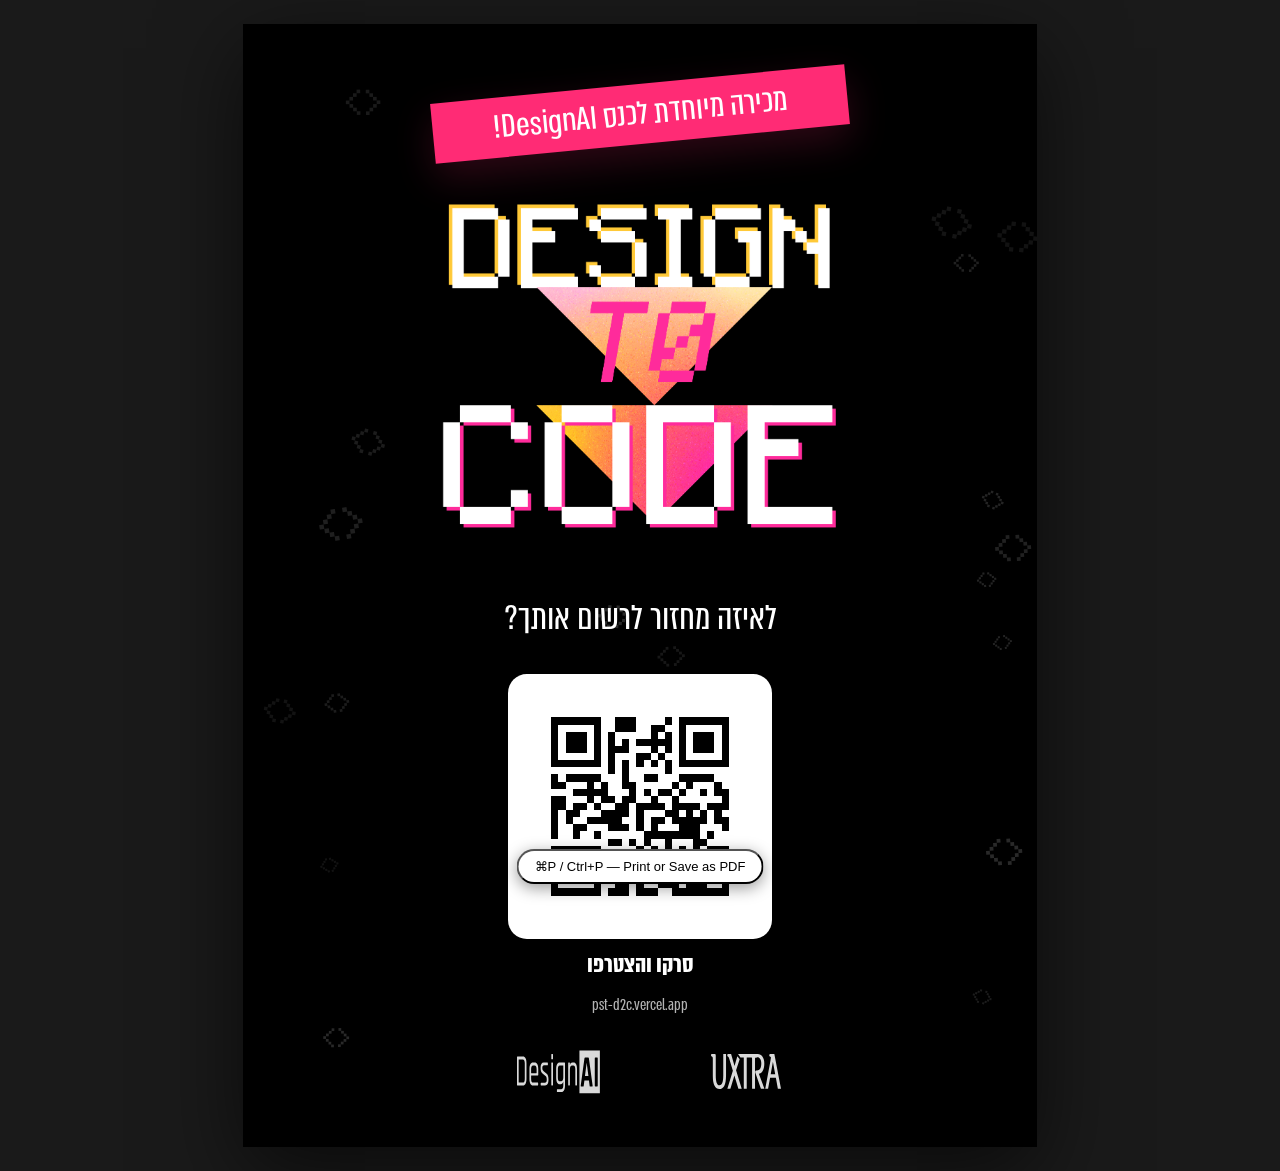
<file: landing-page/flyer.html>
<!DOCTYPE html>
<html lang="he" dir="rtl">
<head>
  <meta charset="UTF-8" />
  <meta name="viewport" content="width=device-width, initial-scale=1.0" />
  <title>Design to Code — פלייר</title>
  <style>
    @font-face {
      font-family: 'Minecraft';
      src: url('fonts/1_MinecraftRegular1.otf') format('opentype');
      font-weight: 400;
      font-style: normal;
    }
    @font-face {
      font-family: 'Almoni Tzar';
      src: url('fonts/almoni-tzar-regular-aaa.otf') format('opentype');
      font-weight: 400;
    }
    @font-face {
      font-family: 'Almoni Tzar';
      src: url('fonts/almoni-tzar-medium-aaa.otf') format('opentype');
      font-weight: 500;
    }
    @font-face {
      font-family: 'Almoni Tzar';
      src: url('fonts/almoni-tzar-bold-aaa.otf') format('opentype');
      font-weight: 700;
    }

    *, *::before, *::after { margin: 0; padding: 0; box-sizing: border-box; }

    html, body {
      background: #000;
      color: #fff;
      font-family: 'Almoni Tzar', sans-serif;
      direction: rtl;
      width: 100%;
      min-height: 100vh;
      -webkit-print-color-adjust: exact;
      print-color-adjust: exact;
    }

    /* ── Page sized to A4 portrait ── */
    @page {
      size: A4 portrait;
      margin: 0;
    }

    .flyer {
      width: 210mm;
      height: 297mm;
      margin: 0 auto;
      background: #000;
      position: relative;
      overflow: hidden;
      padding: 16mm 18mm 14mm;
      display: flex;
      flex-direction: column;
      align-items: center;
    }

    /* Decorative <> scatter */
    .flyer-deco-layer {
      position: absolute;
      inset: 0;
      pointer-events: none;
      z-index: 0;
    }

    .flyer-deco {
      position: absolute;
      font-family: 'Minecraft', monospace;
      color: #fff;
      line-height: 1;
      letter-spacing: 0.05em;
    }

    .flyer-content {
      position: relative;
      z-index: 1;
      width: 100%;
      height: 100%;
      display: flex;
      flex-direction: column;
      align-items: center;
      justify-content: space-between;
    }

    /* Sale badge */
    .flyer-badge {
      width: 110mm;
      background: #ff2b75;
      padding: 3mm 0;
      display: flex;
      align-items: center;
      justify-content: center;
      transform: rotate(-5.5deg);
      box-shadow: 0 4mm 10mm rgba(255, 43, 117, 0.18);
    }

    .flyer-badge-text {
      font-family: 'Almoni Tzar', sans-serif;
      font-weight: 400;
      font-size: 28pt;
      line-height: 1;
      color: #ffffff;
      text-align: center;
      white-space: nowrap;
    }

    .flyer-logo {
      display: block;
      width: 105mm;
      height: auto;
      margin-top: -2mm;
    }

    .flyer-subtitle {
      width: 100%;
      font-family: 'Almoni Tzar', sans-serif;
      font-weight: 400;
      font-size: 30pt;
      line-height: 1.15;
      color: #ffffff;
      text-align: center;
    }

    /* QR section */
    .flyer-qr-block {
      display: flex;
      flex-direction: column;
      align-items: center;
      gap: 3mm;
    }

    .flyer-qr {
      width: 70mm;
      height: 70mm;
      background: #ffffff;
      padding: 4mm;
      border-radius: 5mm;
      display: flex;
      align-items: center;
      justify-content: center;
    }

    .flyer-qr img {
      width: 100%;
      height: 100%;
      display: block;
    }

    .flyer-cta {
      font-family: 'Almoni Tzar', sans-serif;
      font-weight: 700;
      font-size: 20pt;
      line-height: 1.15;
      color: #ffffff;
      text-align: center;
    }

    .flyer-cta-sub {
      font-family: 'Almoni Tzar', sans-serif;
      font-weight: 400;
      font-size: 13pt;
      line-height: 1.2;
      color: rgba(255,255,255,0.7);
      text-align: center;
      margin-top: 1mm;
      direction: ltr;
    }

    /* Footer brand strip */
    .flyer-footer {
      display: flex;
      align-items: center;
      justify-content: center;
      gap: 12mm;
      width: 100%;
    }

    .flyer-footer img {
      display: block;
      filter: brightness(0) invert(1);
      opacity: 0.85;
      object-fit: contain;
    }

    .flyer-footer .uxtra    { width: 32mm; height: 9.18mm;  aspect-ratio: 131.001 / 37.61; }
    .flyer-footer .designai { width: 44mm; height: 11.53mm; aspect-ratio: 179.493 / 47.029; }

    /* Print specifics */
    @media print {
      html, body { background: #000; }
      .flyer { box-shadow: none; }
    }

    /* Screen-only nicety so the page is centered */
    @media screen {
      body {
        background: #1a1a1a;
        padding: 24px 0;
        min-height: 100vh;
      }
      .flyer {
        box-shadow: 0 24px 80px rgba(0,0,0,0.6);
      }
      .flyer-print-hint {
        position: fixed;
        bottom: 16px;
        left: 50%;
        transform: translateX(-50%);
        background: #fff;
        color: #000;
        padding: 8px 16px;
        border-radius: 999px;
        font-size: 13px;
        font-family: -apple-system, BlinkMacSystemFont, sans-serif;
        z-index: 1000;
        box-shadow: 0 4px 16px rgba(0,0,0,0.4);
        direction: ltr;
      }
    }
    @media print {
      .flyer-print-hint { display: none !important; }
    }
  </style>
</head>
<body>

  <article class="flyer">

    <div class="flyer-deco-layer" aria-hidden="true"></div>

    <div class="flyer-content">
      <div class="flyer-badge">
        <span class="flyer-badge-text">מכירה מיוחדת לכנס DesignAI!</span>
      </div>

      <img class="flyer-logo" src="assets/logo-d2c.png" alt="Design to Code" />

      <p class="flyer-subtitle">לאיזה מחזור לרשום אותך?</p>

      <div class="flyer-qr-block">
        <div class="flyer-qr">
          <img src="assets/qr-pst-d2c.svg" alt="QR — pst-d2c.vercel.app" />
        </div>
        <div class="flyer-cta">סרקו והצטרפו</div>
        <div class="flyer-cta-sub">pst-d2c.vercel.app</div>
      </div>

      <div class="flyer-footer">
        <img class="uxtra" src="assets/uxtra-logo.svg" alt="UXTRA" />
        <img class="designai" src="assets/design-ai-logo.svg" alt="DesignAI" />
      </div>
    </div>

  </article>

  <button class="flyer-print-hint" onclick="window.print()">⌘P / Ctrl+P — Print or Save as PDF</button>

  <script>
    // Scatter decorative <> symbols across the flyer (matches landing page vibe)
    (function () {
      var layer = document.querySelector('.flyer-deco-layer');
      if (!layer) return;
      var count = 18;
      function rand(min, max) { return min + Math.random() * (max - min); }
      for (var i = 0; i < count; i++) {
        var el = document.createElement('span');
        el.className = 'flyer-deco';
        el.textContent = '<>';
        var size = rand(14, 36);
        var rot = rand(-18, 18);
        var top = rand(2, 96);
        var bucket = Math.random();
        var leftPct;
        if (bucket < 0.42)      leftPct = rand(2, 14);
        else if (bucket < 0.84) leftPct = rand(86, 96);
        else                    leftPct = rand(40, 60);
        var opacity = rand(0.06, 0.16);
        el.style.fontSize = size + 'pt';
        el.style.top = top + '%';
        el.style.left = leftPct + '%';
        el.style.opacity = opacity.toFixed(2);
        el.style.transform = 'rotate(' + rot.toFixed(1) + 'deg)';
        layer.appendChild(el);
      }
    })();
  </script>

</body>
</html>
</file>
<file: design-system.css>
/* ═══════════════════════════════════════════════════════════════
   DESIGN SYSTEM — D2C × UXTRA  (Hebrew / RTL)
   Visual language ported from torq-deck-2: deep indigo→violet base,
   dot-grid texture, mono eyebrows, electric accents + glow.
   Display & body type: Almoni Tzar (Hebrew condensed).
   Token & class names are unchanged from the original system so the
   decks that consume them reskin automatically.
   ═══════════════════════════════════════════════════════════════ */

/* ── Almoni Tzar (Hebrew condensed display + body) ── */
@font-face { font-family:'Almoni Tzar'; src:url('fonts/almoni-tzar-light-aaa.otf') format('opentype'); font-weight:300; font-style:normal; }
@font-face { font-family:'Almoni Tzar'; src:url('fonts/almoni-tzar-regular-aaa.otf') format('opentype'); font-weight:400; font-style:normal; }
@font-face { font-family:'Almoni Tzar'; src:url('fonts/almoni-tzar-medium-aaa.otf') format('opentype'); font-weight:500; font-style:normal; }
@font-face { font-family:'Almoni Tzar'; src:url('fonts/almoni-tzar-demibold-aaa.otf') format('opentype'); font-weight:600; font-style:normal; }
@font-face { font-family:'Almoni Tzar'; src:url('fonts/almoni-tzar-bold-aaa.otf') format('opentype'); font-weight:700; font-style:normal; }
@font-face { font-family:'Almoni Tzar'; src:url('fonts/almoni-tzar-ultrabold-aaa.otf') format('opentype'); font-weight:900; font-style:normal; }

/* ── CSS Custom Properties (Design Tokens) ── */
:root {
  /* ─── Typography ─── */
  --font-display: 'Almoni Tzar', sans-serif;
  --font-body: 'Almoni Tzar', sans-serif;
  --font-mono: 'Almoni Tzar', sans-serif;

  /* Font Sizes — Display */
  --text-display-xl: 168px;   /* Hero titles */
  --text-display-lg: 115.2px;    /* Section titles */
  --text-display-md: 96px;    /* Sub-section titles */
  --text-display-sm: 72px;    /* Feature titles */
  --text-display-xs: 50.4px;    /* Step numbers, names */

  /* Font Sizes — Body */
  --text-body-xl: 55.2px;
  --text-body-lg: 40.8px;
  --text-body-md: 34.8px;
  --text-body-sm: 30px;
  --text-body-xs: 24px;
  --text-body-xxs: 16.8px;

  /* Line Heights */
  --leading-tight: 1.05;
  --leading-normal: 1.18;

  /* Letter Spacing — relaxed for Hebrew (Almoni Tzar) */
  --tracking-tightest: -0.5px;
  --tracking-tighter: -0.4px;
  --tracking-tight: -0.3px;
  --tracking-normal: -0.2px;
  --tracking-wide: 0.5px;
  --tracking-mono: 0.24em;   /* mono eyebrow labels (Latin) */

  /* ─── Colors — torq indigo/violet base ─── */
  --bg-0:#080720; --bg-1:#0e0b30; --bg-2:#160f45;
  --blue:#2f5cff; --blue-bright:#4d7bff; --cyan:#8ff5ff;
  --magenta:#ff27a8; --violet:#a618e9; --green:#00d084;

  /* Backgrounds */
  --color-bg-primary: #080720;
  --color-bg-card-dark: #17123c;
  --color-bg-card-darker: #110d2e;
  --color-bg-card-purple: #221a4d;
  --color-bg-card-white: #ffffff;
  --color-bg-pill: rgba(255,255,255,0.10);
  --color-bg-nav: rgba(8,7,32,0.72);
  --color-bg-btn: rgba(255, 255, 255, 0.05);
  --color-bg-btn-hover: rgba(255, 255, 255, 0.12);

  /* Gradient (slide canvas) */
  --gradient-canvas:
    radial-gradient(1400px 820px at 80% -12%, rgba(47,92,255,.22), transparent 60%),
    radial-gradient(1100px 720px at 4% 112%, rgba(166,24,233,.20), transparent 60%),
    linear-gradient(160deg, var(--bg-0), var(--bg-1) 55%, var(--bg-2));
  --gradient-dark-green: var(--gradient-canvas); /* legacy alias */

  /* Text */
  --color-text-primary: #ffffff;
  --color-text-on-white: #140101;
  --color-text-secondary: #f3f1ff;
  --color-text-soft: #c8c4ec;
  --color-text-muted: rgba(255, 255, 255, 0.42);

  /* Accent (names kept; mapped to torq palette) */
  --color-accent-yellow: #4d7bff;  /* was warm → electric blue */
  --color-accent-pink:   #ff27a8;
  --color-accent-green:  #00d084;
  --color-accent-cyan:   #8ff5ff;
  --color-accent-red:    #ff476a;

  /* Borders */
  --color-border-subtle: rgba(255, 255, 255, 0.08);
  --color-border-light: rgba(255, 255, 255, 0.16);
  --color-border-dot-inactive: rgba(255, 255, 255, 0.18);

  /* ─── Spacing ─── */
  --space-2xs: 8px;  --space-xs: 10px;  --space-sm: 16px;
  --space-md: 20px;  --space-lg: 24px;  --space-xl: 28px;
  --space-2xl: 40px; --space-3xl: 44px;

  /* ─── Border Radius ─── */
  --radius-sm: 12px;  --radius-md: 16px;  --radius-lg: 20px;
  --radius-xl: 23px;  --radius-pill: 100px; --radius-circle: 50%;

  /* ─── Shadows & Effects ─── */
  --blur-sm: blur(4px);
  --blur-md: blur(12px);
  --glow-cyan: 0 0 16px var(--cyan);
  --glow-blue: 0 0 40px rgba(77,123,255,.55);
  --glow-magenta: 0 0 40px rgba(255,39,168,.45);

  /* ─── Transitions ─── */
  --transition-fast: 0.2s ease;
  --transition-base: 0.3s ease;
  --transition-slide: 0.5s ease;
  --transition-slow: 0.8s ease;

  /* ─── Layout ─── */
  --slide-width: 1920px;  --slide-height: 1080px;
  --nav-height: 64px;  --nav-btn-size: 40px;  --nav-dot-size: 10px;

  /* ─── Opacity Scale ─── */
  --opacity-disabled: 0.2; --opacity-faded: 0.3; --opacity-muted: 0.35;
  --opacity-medium: 0.6; --opacity-overlay: 0.7; --opacity-glass: 0.75; --opacity-high: 0.8;
}

/* ═══════════════════════════════════════════════════════════════
   SLIDE CANVAS — torq gradient + dot-grid texture
   (.slide-inner positioning is defined per-deck; here we paint it)
   ═══════════════════════════════════════════════════════════════ */
.slide-inner {
  background: var(--gradient-canvas);
}
.slide-inner::before {
  content:""; position:absolute; inset:0; pointer-events:none; z-index:0;
  background-image:radial-gradient(circle, rgba(255,255,255,.16) 1.6px, transparent 1.7px);
  background-size:34px 34px;
  -webkit-mask-image:radial-gradient(80% 82% at 60% 42%, #000 24%, rgba(0,0,0,.5) 58%, transparent 92%);
          mask-image:radial-gradient(80% 82% at 60% 42%, #000 24%, rgba(0,0,0,.5) 58%, transparent 92%);
  opacity:.85;
}
/* keep authored content above the dot-grid */
.slide-inner > * { position: relative; z-index: 1; }

/* ═══════════════════════════════════════════════════════════════
   MONO EYEBROW (torq signature label)
   ═══════════════════════════════════════════════════════════════ */
.eyebrow {
  font-family: var(--font-mono);
  font-weight: 500;
  font-size: 22px;
  letter-spacing: var(--tracking-mono);
  text-transform: uppercase;
  color: var(--cyan);
  display: inline-flex;
  align-items: center;
  gap: 14px;
  direction: ltr;
}
.eyebrow .bar {
  width: 48px; height: 3px;
  background: var(--cyan);
  box-shadow: var(--glow-cyan);
}
.eyebrow--mute { color: var(--color-text-muted); }

/* ═══════════════════════════════════════════════════════════════
   TYPOGRAPHY UTILITIES
   ═══════════════════════════════════════════════════════════════ */
.display-xl { font-family: var(--font-display); font-size: var(--text-display-xl); font-weight:900; line-height: var(--leading-tight); letter-spacing: var(--tracking-tightest); color: var(--color-text-primary); }
.display-lg { font-family: var(--font-display); font-size: var(--text-display-lg); font-weight:900; line-height: var(--leading-tight); letter-spacing: var(--tracking-tightest); color: var(--color-text-primary); }
.display-md { font-family: var(--font-display); font-size: var(--text-display-md); font-weight:900; line-height: var(--leading-tight); letter-spacing: var(--tracking-tighter); color: var(--color-text-primary); }
.display-sm { font-family: var(--font-display); font-size: var(--text-display-sm); font-weight:700; line-height: var(--leading-tight); letter-spacing: var(--tracking-tighter); color: var(--color-text-primary); }
.display-xs { font-family: var(--font-display); font-size: var(--text-display-xs); font-weight:700; line-height: var(--leading-tight); letter-spacing: var(--tracking-tight); color: var(--color-text-primary); }

.body-xl { font-family: var(--font-body); font-size: var(--text-body-xl); font-weight:500; line-height: var(--leading-tight); letter-spacing: var(--tracking-normal); color: var(--color-text-primary); }
.body-lg { font-family: var(--font-body); font-size: var(--text-body-lg); line-height: var(--leading-normal); color: var(--color-text-primary); }
.body-md { font-family: var(--font-body); font-size: var(--text-body-md); line-height: var(--leading-normal); color: var(--color-text-primary); }
.body-sm { font-family: var(--font-body); font-size: var(--text-body-sm); line-height: var(--leading-normal); color: var(--color-text-primary); }

.label { font-family: var(--font-body); font-size: var(--text-body-xs); letter-spacing: var(--tracking-wide); color: var(--color-text-primary); }
.label--green  { color: var(--color-accent-green); }
.label--cyan   { color: var(--color-accent-cyan); }
.label--pink   { color: var(--color-accent-pink); }
.label--yellow { color: var(--color-accent-yellow); }

.text-bold { font-weight: 700; }
.text-capitalize { text-transform: capitalize; }
.text-muted { color: var(--color-text-muted); }

/* accent text helpers */
.t-blue { color: var(--blue-bright); }
.t-cyan { color: var(--cyan); }
.t-magenta { color: var(--magenta); }
.t-violet { color: var(--violet); }
.glow-cyan { text-shadow: 0 0 50px rgba(143,245,255,.45); }
.glow-blue { text-shadow: var(--glow-blue); }
.glow-magenta { text-shadow: var(--glow-magenta); }

/* ═══════════════════════════════════════════════════════════════
   CARD COMPONENTS
   ═══════════════════════════════════════════════════════════════ */
.card { border-radius: var(--radius-lg); padding: var(--space-2xl); display: flex; flex-direction: column; justify-content: center; }
.card__title { font-family: var(--font-body); font-size: var(--text-body-lg); font-weight: 700; line-height: var(--leading-tight); }
.card__description { font-family: var(--font-body); font-size: var(--text-body-sm); line-height: var(--leading-normal); margin-top: var(--space-2xs); }

.card--dark { background: var(--color-bg-card-dark); color: var(--color-text-primary); border: 1px solid var(--color-border-subtle); }
.card--dark .card__title { color: var(--color-text-primary); }
.card--darker { background: var(--color-bg-card-darker); color: var(--color-text-secondary); border: 1px solid var(--color-border-subtle); }
.card--white { background: var(--color-bg-card-white); color: var(--color-text-on-white); }
.card--white .card__title { color: var(--color-text-on-white); }
.card--white .card__description { color: var(--color-text-on-white); }
.card--purple { background: var(--color-bg-card-purple); color: var(--color-text-primary); border: 1px solid var(--color-border-subtle); }

.card--sm { width: 431px; height: 143px; }
.card--md { width: 386px; height: 143px; }
.card--lg { width: 363px; height: 414px; padding: var(--space-md) var(--space-sm); }
.card--xl { width: 968px; height: 463px; border-radius: var(--radius-xl); padding: 0; }
.card--compact { padding: var(--space-md) var(--space-2xl); }

/* ═══════════════════════════════════════════════════════════════
   BULLET LIST COMPONENT
   ═══════════════════════════════════════════════════════════════ */
.bullet-list { list-style: none; padding: 0; margin: 0; }
.bullet-list__item { font-family: var(--font-body); font-size: var(--text-body-md); color: var(--color-text-primary); height: 65px; display: flex; align-items: center; border-bottom: 1px solid var(--color-border-light); }
.bullet-list__item:last-child { border-bottom: none; }
.bullet-list--lg .bullet-list__item { font-size: var(--text-body-lg); }

/* ═══════════════════════════════════════════════════════════════
   PILL / TAG COMPONENT
   ═══════════════════════════════════════════════════════════════ */
.pill { display: inline-flex; align-items: center; justify-content: center; background: var(--color-bg-pill); border: 1px solid var(--color-border-subtle); border-radius: var(--radius-pill); font-family: var(--font-body); font-size: var(--text-body-xs); color: var(--color-text-primary); padding: var(--space-2xs) var(--space-sm); white-space: nowrap; }

/* ═══════════════════════════════════════════════════════════════
   AVATAR COMPONENT
   ═══════════════════════════════════════════════════════════════ */
.avatar { border-radius: var(--radius-circle); overflow: hidden; flex-shrink: 0; }
.avatar--sm { width: 47px; height: 47px; }
.avatar--lg { width: 159px; height: 159px; }
.avatar img { width: 100%; height: 100%; object-fit: cover; }
.avatar-group { display: flex; }
/* RTL-aware overlap */
.avatar-group .avatar + .avatar { margin-right: -12px; }

/* ═══════════════════════════════════════════════════════════════
   PROFILE CARD COMPONENT
   ═══════════════════════════════════════════════════════════════ */
.profile-card { display: flex; flex-direction: column; align-items: center; gap: var(--space-sm); }
.profile-card__name { font-family: var(--font-display); font-size: var(--text-display-xs); font-weight:700; line-height: var(--leading-tight); }
.profile-card__role { font-family: var(--font-body); font-size: var(--text-body-lg); color: var(--color-text-primary); opacity: var(--opacity-medium); }

/* ═══════════════════════════════════════════════════════════════
   IDE CARD COMPONENT
   ═══════════════════════════════════════════════════════════════ */
.ide-card { background: var(--color-bg-card-darker); border-radius: var(--radius-xl); overflow: hidden; display: flex; flex-direction: column; border: 1px solid var(--color-border-subtle); }
.ide-card__header { display: flex; align-items: center; gap: var(--space-sm); padding: var(--space-lg) var(--space-xl); }
.ide-card__icon { width: 40px; height: 40px; border-radius: var(--radius-sm); }
.ide-card__title { font-family: var(--font-body); font-size: var(--text-body-md); font-weight: 700; flex: 1; }
.ide-card__divider { width: 100%; height: 1px; background: var(--color-border-light); }
.ide-card__screenshot { width: 100%; flex: 1; object-fit: cover; border-radius: 0 0 var(--radius-xl) var(--radius-xl); }

/* ═══════════════════════════════════════════════════════════════
   STEP PROGRESSION COMPONENT
   ═══════════════════════════════════════════════════════════════ */
.steps { display: flex; align-items: center; gap: var(--space-md); }
.step-number { font-family: var(--font-display); font-size: var(--text-display-xs); font-weight:700; color: var(--color-text-primary); line-height: var(--leading-tight); }
.step-number--active { color: var(--cyan); text-shadow: var(--glow-cyan); }
.step-connector { flex-shrink: 0; }

/* ═══════════════════════════════════════════════════════════════
   NAVIGATION BAR COMPONENT
   ═══════════════════════════════════════════════════════════════ */
.nav-bar { position: fixed; bottom: 0; left: 0; right: 0; height: var(--nav-height); display: flex; align-items: center; justify-content: center; gap: 18px; background: var(--color-bg-nav); backdrop-filter: var(--blur-md); -webkit-backdrop-filter: var(--blur-md); border-top: 1px solid var(--color-border-subtle); z-index: 1000; }
.nav-btn { width: var(--nav-btn-size); height: var(--nav-btn-size); border-radius: var(--radius-circle); border: 1px solid var(--color-border-light); background: var(--color-bg-btn); color: var(--color-text-primary); display: flex; align-items: center; justify-content: center; cursor: pointer; font-size: 21.6px; transition: background var(--transition-fast), border-color var(--transition-fast); }
.nav-btn:hover { background: var(--color-bg-btn-hover); border-color: var(--cyan); }
.nav-btn:disabled { opacity: var(--opacity-disabled); cursor: default; }
.nav-btn:disabled:hover { background: var(--color-bg-btn); border-color: var(--color-border-light); }
.nav-dots { display: flex; gap: var(--space-xs); align-items: center; }
.nav-dot { width: var(--nav-dot-size); height: var(--nav-dot-size); border-radius: var(--radius-circle); background: var(--color-border-dot-inactive); cursor: pointer; transition: all var(--transition-base); }
.nav-dot:hover { background: rgba(255, 255, 255, 0.4); }
.nav-dot--active { background: var(--cyan); box-shadow: var(--glow-cyan); transform: scale(1.35); }
.nav-counter { font-family: var(--font-mono); font-size: var(--text-body-xxs); letter-spacing: .1em; color: var(--color-text-muted); min-width: 44px; text-align: center; }

/* ═══════════════════════════════════════════════════════════════
   GRID / BACKGROUND COMPONENTS
   ═══════════════════════════════════════════════════════════════ */
.bg-grid { position: absolute; pointer-events: none; opacity: var(--opacity-faded); }
.bg-grid img { width: 100%; height: 100%; display: block; }
.noise-overlay { position: absolute; inset: 0; mix-blend-mode: overlay; pointer-events: none; background-image: url('assets/noise1.png'); background-size: 307px; opacity:.5; }

/* ═══════════════════════════════════════════════════════════════
   LAYOUT UTILITIES
   ═══════════════════════════════════════════════════════════════ */
.flex-col { display: flex; flex-direction: column; }
.flex-row { display: flex; flex-direction: row; }
.items-center { align-items: center; }
.justify-center { justify-content: center; }
.text-center { text-align: center; }
.gap-2xs { gap: var(--space-2xs); } .gap-xs { gap: var(--space-xs); } .gap-sm { gap: var(--space-sm); }
.gap-md { gap: var(--space-md); } .gap-lg { gap: var(--space-lg); } .gap-xl { gap: var(--space-xl); } .gap-2xl { gap: var(--space-2xl); }

/* ═══════════════════════════════════════════════════════════════
   ANIMATION UTILITIES
   ═══════════════════════════════════════════════════════════════ */
.fade-in { opacity: 0; transform: translateY(20px); transition: opacity var(--transition-slow), transform var(--transition-slow); }
.fade-in.is-visible { opacity: 1; transform: translateY(0); }
.fade-in--delayed { transition-delay: 0.2s; }

/* square grids removed — we use the dot-grid pattern instead */
img[src*="assets/grid"]{ display:none !important; }
</file>
